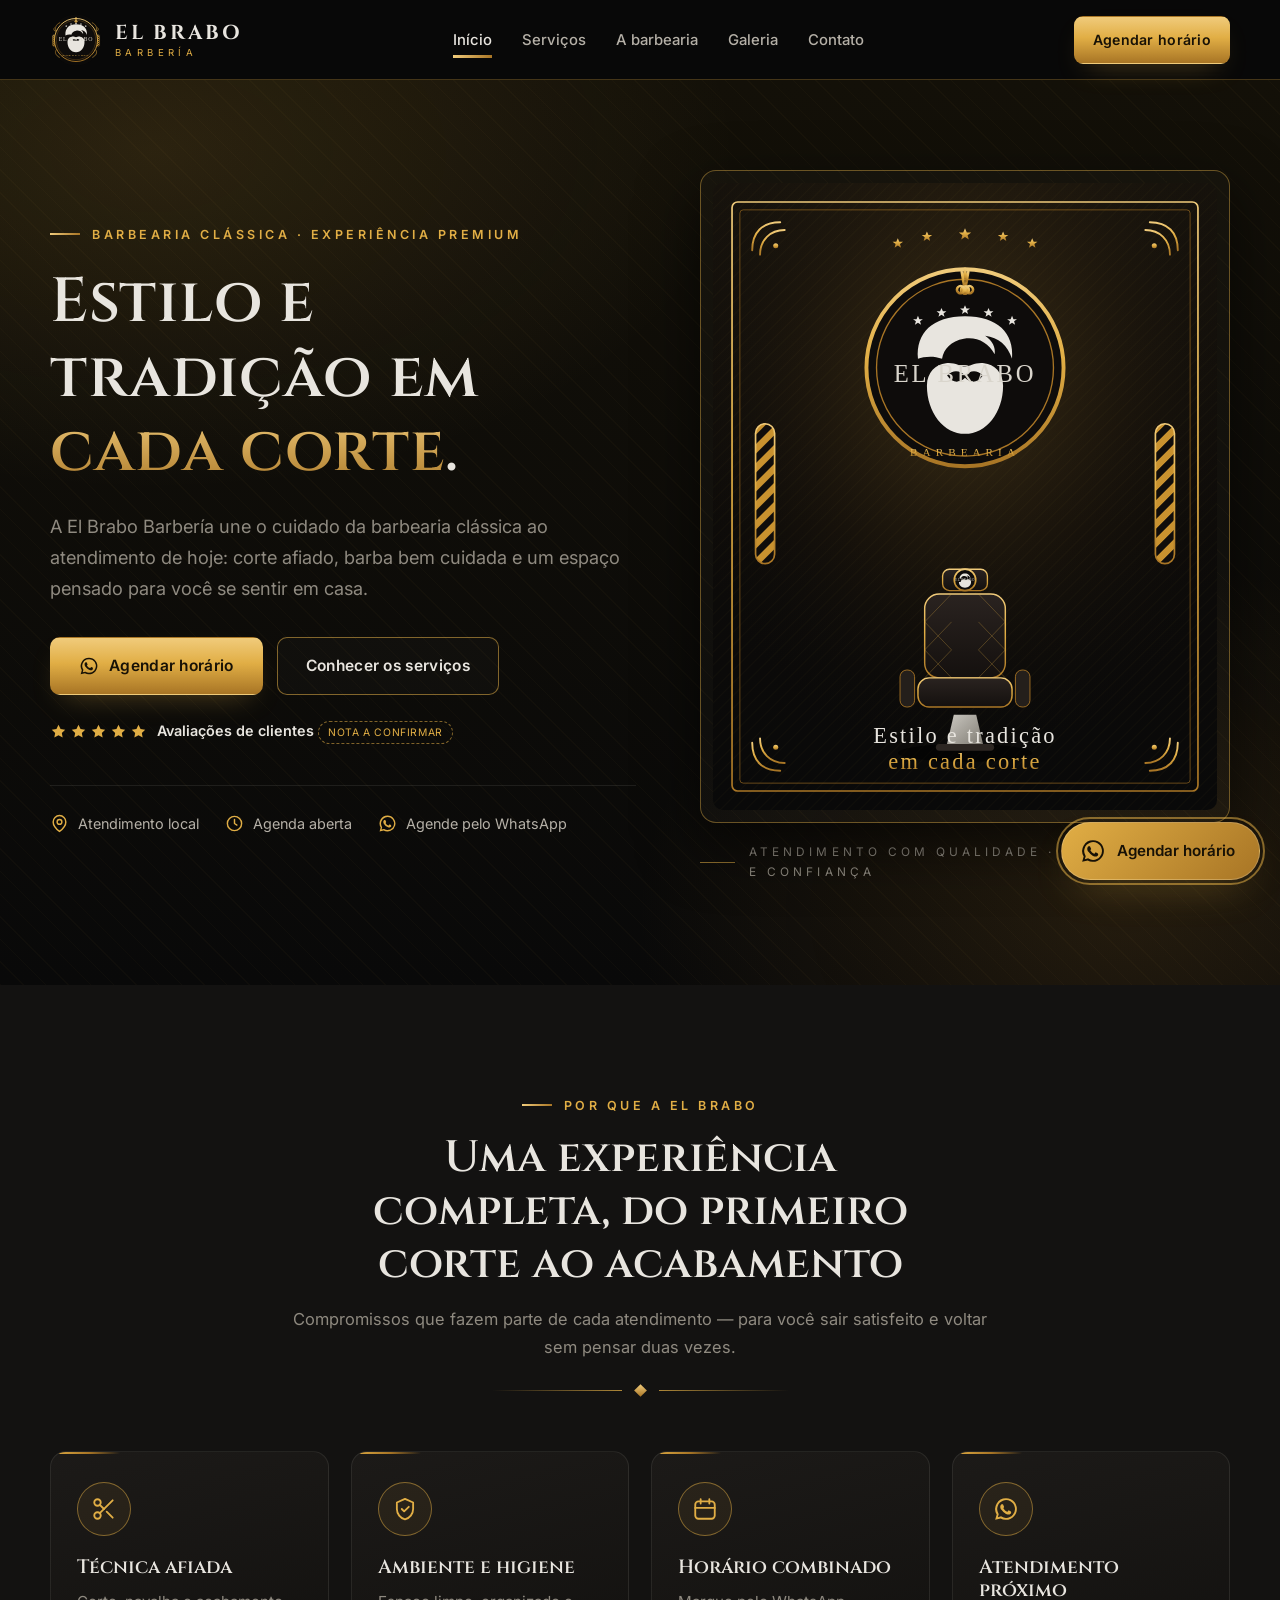
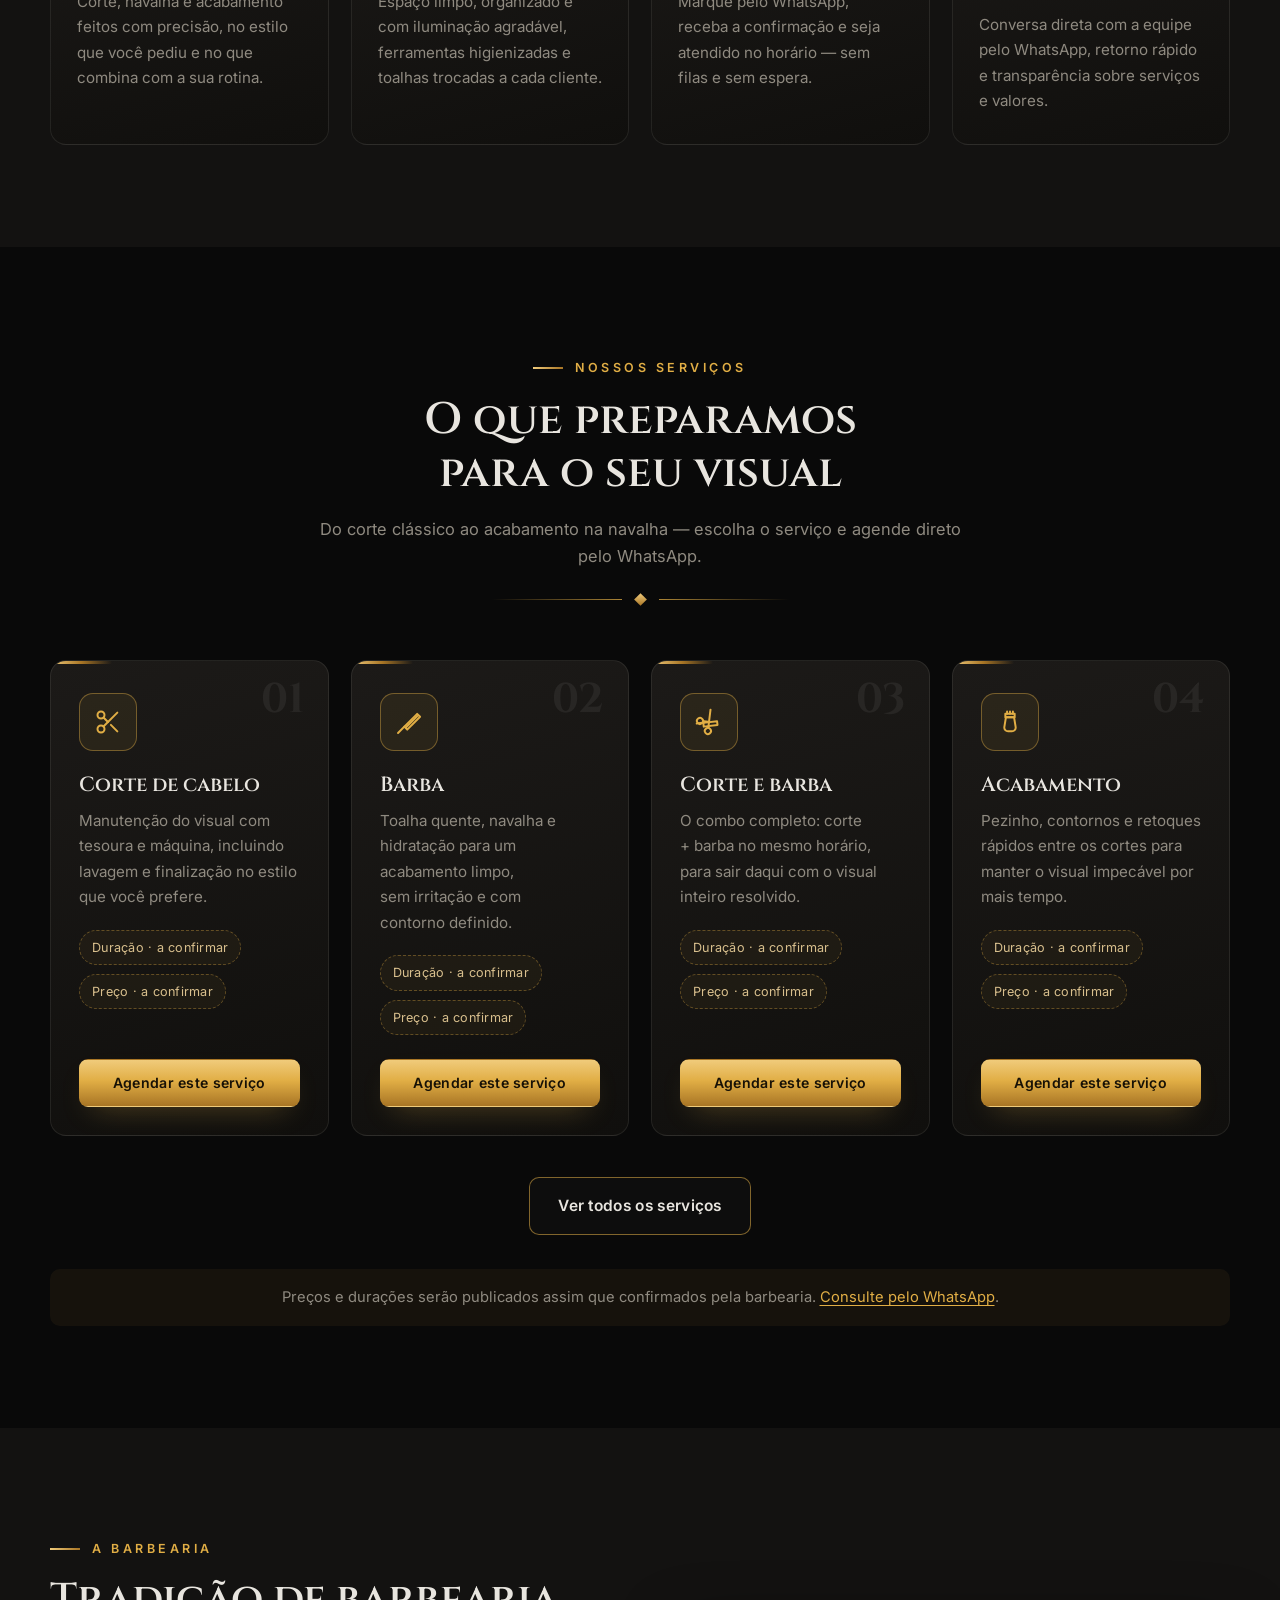
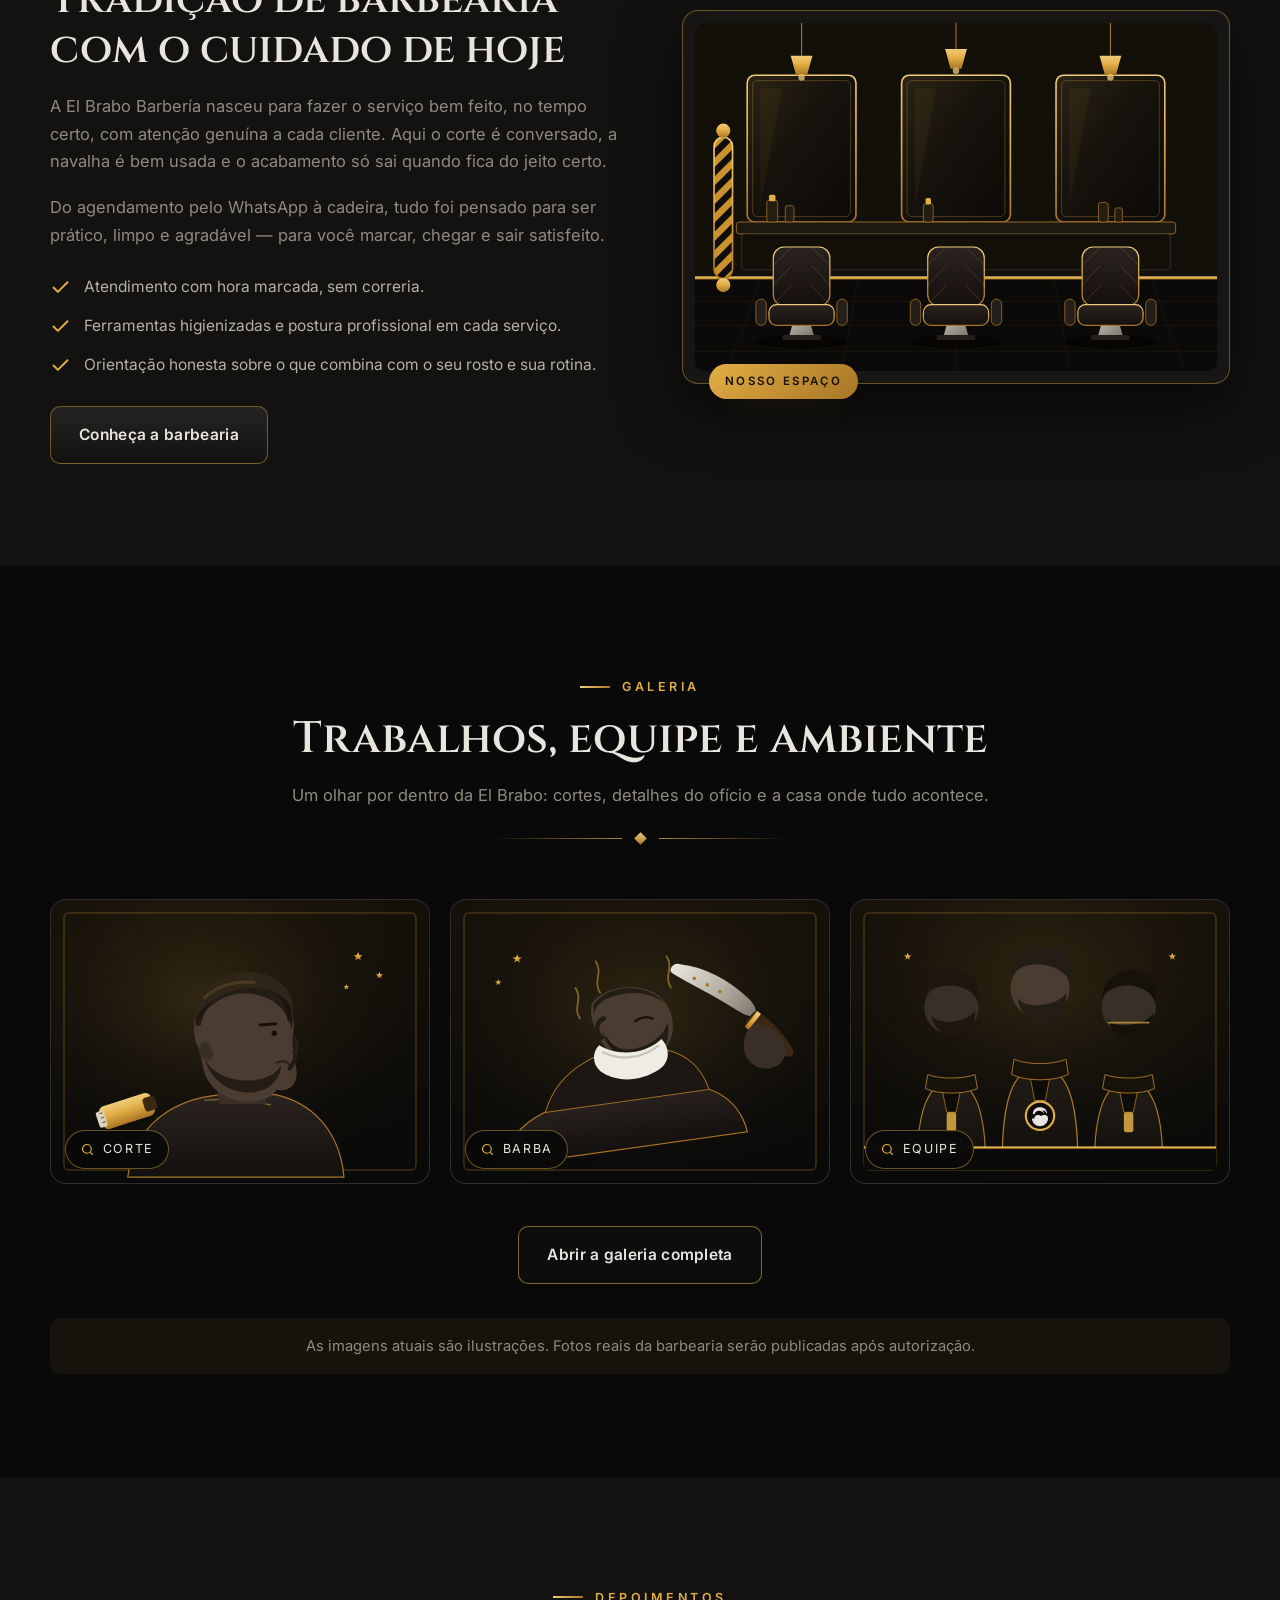
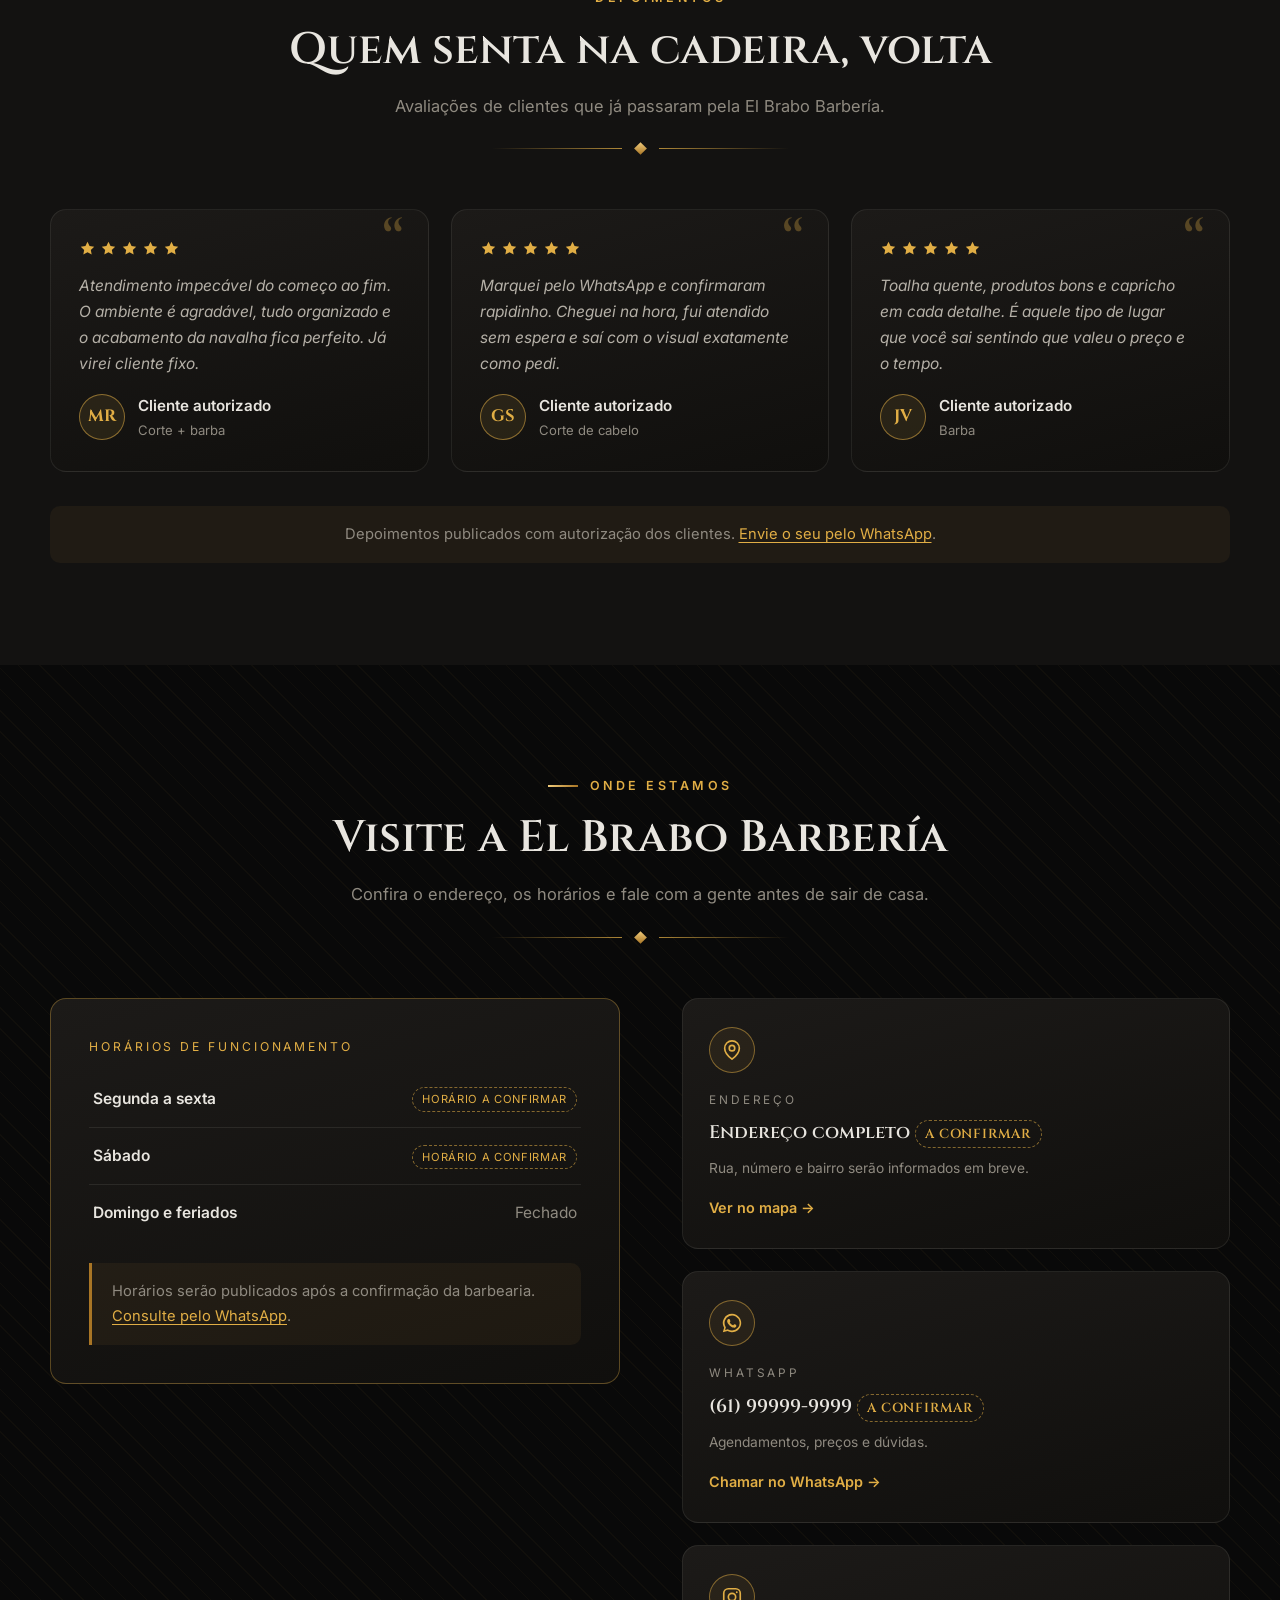
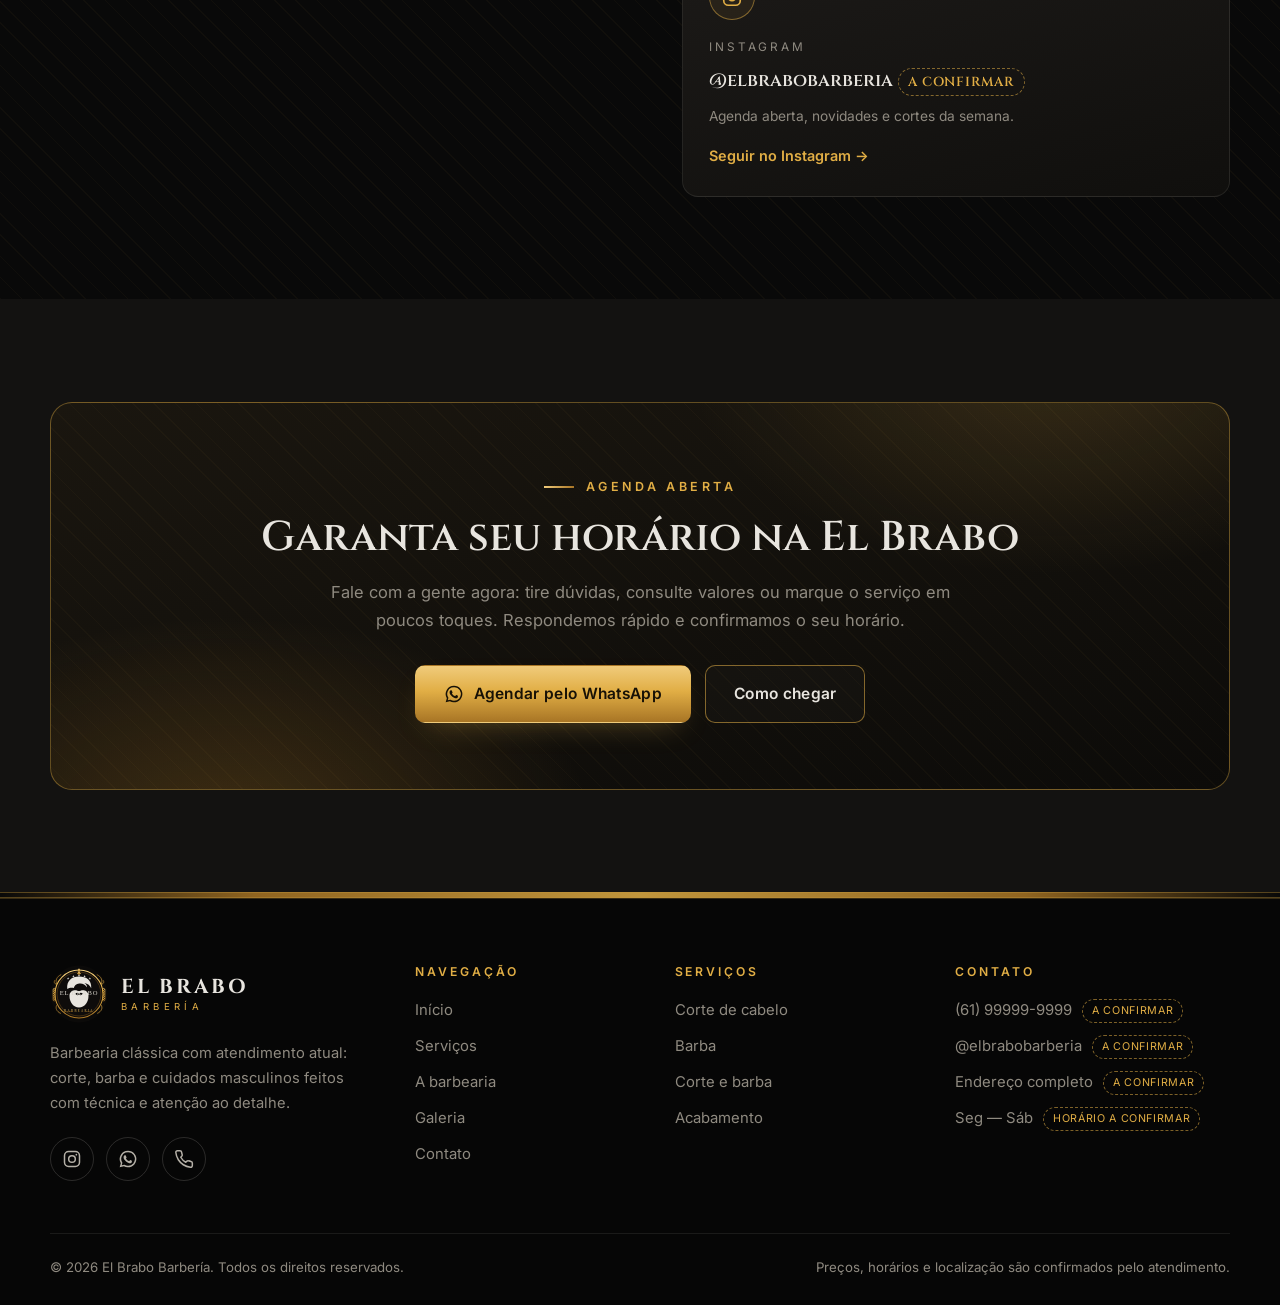
<file: index.html>
<!DOCTYPE html>
<html lang="pt-BR">
<head>
  <meta charset="UTF-8">
  <meta name="viewport" content="width=device-width, initial-scale=1.0">
  <title>El Brabo Barbería — Estilo e tradição em cada corte</title>
  <meta name="description" content="El Brabo Barbería: corte, barba e cuidados masculinos com técnica clássica e atendimento premium. Agende seu horário pelo WhatsApp.">
  <meta name="theme-color" content="#090909">
  <meta property="og:title" content="El Brabo Barbería — Estilo e tradição em cada corte">
  <meta property="og:description" content="Corte, barba e cuidados masculinos com técnica, tradição e atendimento pelo WhatsApp.">
  <meta property="og:type" content="website">
  <meta property="og:locale" content="pt_BR">
  <link rel="icon" type="image/svg+xml" href="img/favicon.svg">
  <link rel="preconnect" href="https://fonts.googleapis.com">
  <link rel="preconnect" href="https://fonts.gstatic.com" crossorigin>
  <link href="https://fonts.googleapis.com/css2?family=Cinzel:wght@500;600;700&family=Inter:wght@400;500;600;700&family=Italianno&display=swap" rel="stylesheet">
  <link rel="stylesheet" href="css/style.css">
  <script>document.documentElement.classList.add("js");</script>
</head>
<body>
  <a class="pular-conteudo" href="#conteudo">Pular para o conteúdo</a>

  <header class="site-header">
    <div class="container header-inner">
      <a class="marca" href="index.html">
        <img class="marca__emblema" src="img/emblema.svg" alt="El Brabo Barbería — brasão da marca" width="52" height="52">
        <span class="marca__lockup">
          <span class="marca__nome">EL BRABO</span>
          <span class="marca__sub">Barbería</span>
        </span>
      </a>

      <nav class="nav-principal" id="nav-principal" aria-label="Navegação principal">
        <a href="index.html" aria-current="page">Início</a>
        <a href="servicos.html">Serviços</a>
        <a href="sobre.html">A barbearia</a>
        <a href="galeria.html">Galeria</a>
        <a href="contato.html">Contato</a>
      </nav>

      <div class="header-acoes">
        <a class="btn btn--dourado btn--pequeno btn--cabecalho"
           data-zap="Olá! Vim pelo site da El Brabo Barbería e gostaria de agendar um horário."
           href="#">Agendar horário</a>
        <button class="btn-menu" id="btn-menu" aria-expanded="false" aria-controls="nav-principal" aria-label="Abrir menu">
          <span class="barras" aria-hidden="true"><i></i><i></i><i></i></span>
        </button>
      </div>
    </div>
  </header>

  <main id="conteudo">

    <!-- ===== Seção principal ===== -->
    <section class="hero">
      <div class="container hero__grade">
        <div class="hero__conteudo">
          <span class="acento">Barbearia clássica · Experiência premium</span>
          <h1>Estilo e tradição em <span class="texto-ouro">cada corte</span>.</h1>
          <p class="hero__sub">
            A El Brabo Barbería une o cuidado da barbearia clássica ao atendimento de hoje:
            corte afiado, barba bem cuidada e um espaço pensado para você se sentir em casa.
          </p>

          <div class="hero__acoes">
            <a class="btn btn--dourado"
               data-zap="Olá! Vim pelo site da El Brabo Barbería e gostaria de agendar um horário."
               href="#">
              <svg viewBox="0 0 24 24" fill="currentColor" aria-hidden="true"><path d="M12 2a10 10 0 0 0-8.6 15.1L2 22l5.1-1.3A10 10 0 1 0 12 2zm0 18.2a8.2 8.2 0 0 1-4.2-1.2l-.3-.2-3 .8.8-3-.2-.3A8.2 8.2 0 1 1 12 20.2zm4.6-6.1c-.3-.1-1.5-.7-1.7-.8-.2-.1-.4-.1-.6.1-.2.3-.6.8-.8 1-.1.2-.3.2-.5.1a6.7 6.7 0 0 1-3.3-2.9c-.2-.4 0-.5.1-.7l.4-.5c.1-.2.1-.3 0-.5l-.8-1.9c-.2-.5-.4-.4-.6-.4h-.5c-.2 0-.5.1-.7.3-.2.3-.9.9-.9 2.2s.9 2.5 1.1 2.7a11 11 0 0 0 4.2 3.7c.6.3 1 .4 1.4.5.6.2 1.1.2 1.5.1.5-.1 1.5-.6 1.7-1.2.2-.6.2-1.1.1-1.2l-.4-.4z"/></svg>
              Agendar horário
            </a>
            <a class="btn btn--contorno" href="servicos.html">Conhecer os serviços</a>
          </div>

          <div class="avaliacao">
            <span class="avaliacao__estrelas" aria-hidden="true">
              <svg viewBox="0 0 24 24" fill="currentColor"><path d="M12 2.5l2.9 6 6.6.9-4.8 4.6 1.2 6.5-5.9-3.1-5.9 3.1 1.2-6.5L2.5 9.4l6.6-.9z"/></svg>
              <svg viewBox="0 0 24 24" fill="currentColor"><path d="M12 2.5l2.9 6 6.6.9-4.8 4.6 1.2 6.5-5.9-3.1-5.9 3.1 1.2-6.5L2.5 9.4l6.6-.9z"/></svg>
              <svg viewBox="0 0 24 24" fill="currentColor"><path d="M12 2.5l2.9 6 6.6.9-4.8 4.6 1.2 6.5-5.9-3.1-5.9 3.1 1.2-6.5L2.5 9.4l6.6-.9z"/></svg>
              <svg viewBox="0 0 24 24" fill="currentColor"><path d="M12 2.5l2.9 6 6.6.9-4.8 4.6 1.2 6.5-5.9-3.1-5.9 3.1 1.2-6.5L2.5 9.4l6.6-.9z"/></svg>
              <svg viewBox="0 0 24 24" fill="currentColor"><path d="M12 2.5l2.9 6 6.6.9-4.8 4.6 1.2 6.5-5.9-3.1-5.9 3.1 1.2-6.5L2.5 9.4l6.6-.9z"/></svg>
            </span>
            <span><strong>Avaliações de clientes</strong> <span class="a-confirmar">nota a confirmar</span></span>
          </div>

          <ul class="hero__selos">
            <li>
              <svg viewBox="0 0 24 24" fill="none" stroke="currentColor" stroke-width="1.8" stroke-linecap="round" stroke-linejoin="round" aria-hidden="true"><path d="M20 10c0 6-8 12-8 12s-8-6-8-12a8 8 0 0 1 16 0z"/><circle cx="12" cy="10" r="3"/></svg>
              Atendimento local
            </li>
            <li>
              <svg viewBox="0 0 24 24" fill="none" stroke="currentColor" stroke-width="1.8" stroke-linecap="round" stroke-linejoin="round" aria-hidden="true"><circle cx="12" cy="12" r="9"/><path d="M12 7v5l3 2"/></svg>
              Agenda aberta
            </li>
            <li>
              <svg viewBox="0 0 24 24" fill="currentColor" aria-hidden="true"><path d="M12 2a10 10 0 0 0-8.6 15.1L2 22l5.1-1.3A10 10 0 1 0 12 2zm0 18.2a8.2 8.2 0 0 1-4.2-1.2l-.3-.2-3 .8.8-3-.2-.3A8.2 8.2 0 1 1 12 20.2zm4.6-6.1c-.3-.1-1.5-.7-1.7-.8-.2-.1-.4-.1-.6.1-.2.3-.6.8-.8 1-.1.2-.3.2-.5.1a6.7 6.7 0 0 1-3.3-2.9c-.2-.4 0-.5.1-.7l.4-.5c.1-.2.1-.3 0-.5l-.8-1.9c-.2-.5-.4-.4-.6-.4h-.5c-.2 0-.5.1-.7.3-.2.3-.9.9-.9 2.2s.9 2.5 1.1 2.7a11 11 0 0 0 4.2 3.7c.6.3 1 .4 1.4.5.6.2 1.1.2 1.5.1.5-.1 1.5-.6 1.7-1.2.2-.6.2-1.1.1-1.2l-.4-.4z"/></svg>
              Agende pelo WhatsApp
            </li>
          </ul>
        </div>

        <div class="hero__midia">
          <div class="hero__foto-moldura">
            <img src="img/hero-cartaz.svg" alt="Cartaz da El Brabo Barbería com brasão dourado, cinco estrelas e cadeira de barbeiro" width="900" height="1120">
          </div>
          <p class="hero__legenda">Atendimento com qualidade · Estilo e confiança</p>
        </div>
      </div>
    </section>

    <!-- ===== Destaques / benefícios ===== -->
    <section class="secao secao--grafite">
      <div class="container">
        <div class="cabecalho-secao cabecalho-secao--centro revelar">
          <span class="acento acento--centro">Por que a El Brabo</span>
          <h2>Uma experiência completa, do primeiro corte ao acabamento</h2>
          <p>Compromissos que fazem parte de cada atendimento — para você sair satisfeito e voltar sem pensar duas vezes.</p>
          <div class="ornamento" aria-hidden="true"><span></span></div>
        </div>

        <div class="grade-destaques">
          <article class="card-destaque revelar">
            <span class="card-destaque__icone" aria-hidden="true">
              <svg viewBox="0 0 24 24" fill="none" stroke="currentColor" stroke-width="1.7" stroke-linecap="round" stroke-linejoin="round"><circle cx="6" cy="6" r="3"/><circle cx="6" cy="18" r="3"/><path d="M20 4 8.12 15.88"/><path d="M14.47 14.48 20 20"/><path d="M8.12 8.12 12 12"/></svg>
            </span>
            <h3>Técnica afiada</h3>
            <p>Corte, navalha e acabamento feitos com precisão, no estilo que você pediu e no que combina com a sua rotina.</p>
          </article>

          <article class="card-destaque revelar">
            <span class="card-destaque__icone" aria-hidden="true">
              <svg viewBox="0 0 24 24" fill="none" stroke="currentColor" stroke-width="1.7" stroke-linecap="round" stroke-linejoin="round"><path d="M12 2.7 4.5 6v6c0 4.6 3.2 8.4 7.5 9.6 4.3-1.2 7.5-5 7.5-9.6V6z"/><path d="m9 12 2.2 2.2L15.5 10"/></svg>
            </span>
            <h3>Ambiente e higiene</h3>
            <p>Espaço limpo, organizado e com iluminação agradável, ferramentas higienizadas e toalhas trocadas a cada cliente.</p>
          </article>

          <article class="card-destaque revelar">
            <span class="card-destaque__icone" aria-hidden="true">
              <svg viewBox="0 0 24 24" fill="none" stroke="currentColor" stroke-width="1.7" stroke-linecap="round" stroke-linejoin="round"><rect x="3" y="5" width="18" height="16" rx="3"/><path d="M8 3v4M16 3v4M3 11h18"/></svg>
            </span>
            <h3>Horário combinado</h3>
            <p>Marque pelo WhatsApp, receba a confirmação e seja atendido no horário — sem filas e sem espera.</p>
          </article>

          <article class="card-destaque revelar">
            <span class="card-destaque__icone" aria-hidden="true">
              <svg viewBox="0 0 24 24" fill="currentColor" aria-hidden="true"><path d="M12 2a10 10 0 0 0-8.6 15.1L2 22l5.1-1.3A10 10 0 1 0 12 2zm0 18.2a8.2 8.2 0 0 1-4.2-1.2l-.3-.2-3 .8.8-3-.2-.3A8.2 8.2 0 1 1 12 20.2zm4.6-6.1c-.3-.1-1.5-.7-1.7-.8-.2-.1-.4-.1-.6.1-.2.3-.6.8-.8 1-.1.2-.3.2-.5.1a6.7 6.7 0 0 1-3.3-2.9c-.2-.4 0-.5.1-.7l.4-.5c.1-.2.1-.3 0-.5l-.8-1.9c-.2-.5-.4-.4-.6-.4h-.5c-.2 0-.5.1-.7.3-.2.3-.9.9-.9 2.2s.9 2.5 1.1 2.7a11 11 0 0 0 4.2 3.7c.6.3 1 .4 1.4.5.6.2 1.1.2 1.5.1.5-.1 1.5-.6 1.7-1.2.2-.6.2-1.1.1-1.2l-.4-.4z"/></svg>
            </span>
            <h3>Atendimento próximo</h3>
            <p>Conversa direta com a equipe pelo WhatsApp, retorno rápido e transparência sobre serviços e valores.</p>
          </article>
        </div>
      </div>
    </section>

    <!-- ===== Serviços em destaque ===== -->
    <section class="secao secao--preto" id="servicos">
      <div class="container">
        <div class="cabecalho-secao cabecalho-secao--centro revelar">
          <span class="acento acento--centro">Nossos serviços</span>
          <h2>O que preparamos para o seu visual</h2>
          <p>Do corte clássico ao acabamento na navalha — escolha o serviço e agende direto pelo WhatsApp.</p>
          <div class="ornamento" aria-hidden="true"><span></span></div>
        </div>

        <div class="grade-servicos">
          <article class="card-servico revelar">
            <span class="card-servico__num" aria-hidden="true">01</span>
            <span class="card-servico__icone" aria-hidden="true">
              <svg viewBox="0 0 24 24" fill="none" stroke="currentColor" stroke-width="1.7" stroke-linecap="round" stroke-linejoin="round"><circle cx="6" cy="6" r="3"/><circle cx="6" cy="18" r="3"/><path d="M20 4 8.12 15.88"/><path d="M14.47 14.48 20 20"/><path d="M8.12 8.12 12 12"/></svg>
            </span>
            <h3>Corte de cabelo</h3>
            <p>Manutenção do visual com tesoura e máquina, incluindo lavagem e finalização no estilo que você prefere.</p>
            <div class="card-servico__meta">
              <span class="chip chip--pendente">Duração · a confirmar</span>
              <span class="chip chip--pendente">Preço · a confirmar</span>
            </div>
            <div class="card-servico__acoes">
              <a class="btn btn--dourado btn--pequeno btn--bloco"
                 data-zap="Olá! Vim pelo site da El Brabo Barbería e gostaria de agendar um Corte de cabelo. Quais horários estão disponíveis?"
                 href="#">Agendar este serviço</a>
            </div>
          </article>

          <article class="card-servico revelar">
            <span class="card-servico__num" aria-hidden="true">02</span>
            <span class="card-servico__icone" aria-hidden="true">
              <svg viewBox="0 0 24 24" fill="none" stroke="currentColor" stroke-width="1.7" stroke-linecap="round" stroke-linejoin="round"><path d="M2.6 21.4 8 16"/><path d="M8 16 19 5l2.5 2.5L10.5 18.5z"/><path d="m9.7 16.3 9.4-9.4"/></svg>
            </span>
            <h3>Barba</h3>
            <p>Toalha quente, navalha e hidratação para um acabamento limpo, sem irritação e com contorno definido.</p>
            <div class="card-servico__meta">
              <span class="chip chip--pendente">Duração · a confirmar</span>
              <span class="chip chip--pendente">Preço · a confirmar</span>
            </div>
            <div class="card-servico__acoes">
              <a class="btn btn--dourado btn--pequeno btn--bloco"
                 data-zap="Olá! Vim pelo site da El Brabo Barbería e gostaria de agendar uma Barba. Quais horários estão disponíveis?"
                 href="#">Agendar este serviço</a>
            </div>
          </article>

          <article class="card-servico revelar">
            <span class="card-servico__num" aria-hidden="true">03</span>
            <span class="card-servico__icone" aria-hidden="true">
              <svg viewBox="0 0 24 24" fill="none" stroke="currentColor" stroke-width="1.7" stroke-linecap="round" stroke-linejoin="round"><g transform="rotate(-38 12 12)"><circle cx="6.5" cy="6.5" r="2.6"/><circle cx="6.5" cy="17.5" r="2.6"/><path d="M19.5 4.5 8.6 15.4"/><path d="m8.9 8.7 2.7 2.7"/></g><g transform="rotate(38 12 12)"><path d="M4.5 19.5 9 15"/><path d="M8.6 15.6 17 7.2l2.3 2.3-8.4 8.4z"/></g></svg>
            </span>
            <h3>Corte e barba</h3>
            <p>O combo completo: corte + barba no mesmo horário, para sair daqui com o visual inteiro resolvido.</p>
            <div class="card-servico__meta">
              <span class="chip chip--pendente">Duração · a confirmar</span>
              <span class="chip chip--pendente">Preço · a confirmar</span>
            </div>
            <div class="card-servico__acoes">
              <a class="btn btn--dourado btn--pequeno btn--bloco"
                 data-zap="Olá! Vim pelo site da El Brabo Barbería e gostaria de agendar Corte e barba. Quais horários estão disponíveis?"
                 href="#">Agendar este serviço</a>
            </div>
          </article>

          <article class="card-servico revelar">
            <span class="card-servico__num" aria-hidden="true">04</span>
            <span class="card-servico__icone" aria-hidden="true">
              <svg viewBox="0 0 24 24" fill="none" stroke="currentColor" stroke-width="1.7" stroke-linecap="round" stroke-linejoin="round"><path d="M8 5h8v3H8z"/><path d="M9.5 5V3M12 5V3M14.5 5V3"/><path d="M8.5 8h7l1.4 8.6A3.2 3.2 0 0 1 13.7 20h-3.4a3.2 3.2 0 0 1-3.2-3.4z"/></svg>
            </span>
            <h3>Acabamento</h3>
            <p>Pezinho, contornos e retoques rápidos entre os cortes para manter o visual impecável por mais tempo.</p>
            <div class="card-servico__meta">
              <span class="chip chip--pendente">Duração · a confirmar</span>
              <span class="chip chip--pendente">Preço · a confirmar</span>
            </div>
            <div class="card-servico__acoes">
              <a class="btn btn--dourado btn--pequeno btn--bloco"
                 data-zap="Olá! Vim pelo site da El Brabo Barbería e gostaria de agendar um Acabamento. Quais horários estão disponíveis?"
                 href="#">Agendar este serviço</a>
            </div>
          </article>
        </div>

        <p style="text-align:center; margin-top:2.6rem;" class="revelar">
          <a class="btn btn--contorno" href="servicos.html">Ver todos os serviços</a>
        </p>

        <div class="nota-legal nota-legal--centro revelar">
          Preços e durações serão publicados assim que confirmados pela barbearia.
          <a data-zap="Olá! Vim pelo site da El Brabo Barbería e gostaria de consultar preços dos serviços." href="#">Consulte pelo WhatsApp</a>.
        </div>
      </div>
    </section>

    <!-- ===== Apresentação breve ===== -->
    <section class="secao secao--grafite">
      <div class="container grade-meio">
        <div class="conteudo-meio revelar">
          <span class="acento">A barbearia</span>
          <h2>Tradição de barbearia com o cuidado de hoje</h2>
          <p>
            A El Brabo Barbería nasceu para fazer o serviço bem feito, no tempo certo, com
            atenção genuína a cada cliente. Aqui o corte é conversado, a navalha é bem usada e
            o acabamento só sai quando fica do jeito certo.
          </p>
          <p>
            Do agendamento pelo WhatsApp à cadeira, tudo foi pensado para ser prático, limpo e
            agradável — para você marcar, chegar e sair satisfeito.
          </p>

          <ul class="lista-marcada">
            <li>
              <svg viewBox="0 0 24 24" fill="none" stroke="currentColor" stroke-width="2.2" stroke-linecap="round" stroke-linejoin="round" aria-hidden="true"><path d="M20 6 9 17l-5-5"/></svg>
              Atendimento com hora marcada, sem correria.
            </li>
            <li>
              <svg viewBox="0 0 24 24" fill="none" stroke="currentColor" stroke-width="2.2" stroke-linecap="round" stroke-linejoin="round" aria-hidden="true"><path d="M20 6 9 17l-5-5"/></svg>
              Ferramentas higienizadas e postura profissional em cada serviço.
            </li>
            <li>
              <svg viewBox="0 0 24 24" fill="none" stroke="currentColor" stroke-width="2.2" stroke-linecap="round" stroke-linejoin="round" aria-hidden="true"><path d="M20 6 9 17l-5-5"/></svg>
              Orientação honesta sobre o que combina com o seu rosto e sua rotina.
            </li>
          </ul>

          <p style="margin-top:28px;">
            <a class="btn btn--escuro" href="sobre.html">Conheça a barbearia</a>
          </p>
        </div>

        <div class="moldura-ouro revelar">
          <img src="img/espaco.svg" alt="Ilustração do interior da El Brabo Barbería com cadeiras, espelhos e poste de barbeiro" width="960" height="640" loading="lazy">
          <span class="moldura-ouro__etiqueta">Nosso espaço</span>
        </div>
      </div>
    </section>

    <!-- ===== Galeria (prévia) ===== -->
    <section class="secao secao--preto">
      <div class="container">
        <div class="cabecalho-secao cabecalho-secao--centro revelar">
          <span class="acento acento--centro">Galeria</span>
          <h2>Trabalhos, equipe e ambiente</h2>
          <p>Um olhar por dentro da El Brabo: cortes, detalhes do ofício e a casa onde tudo acontece.</p>
          <div class="ornamento" aria-hidden="true"><span></span></div>
        </div>

        <div class="grade-galeria">
          <a class="item-galeria revelar" href="galeria.html" data-legenda="Corte degradê com contorno">
            <img src="img/galeria-corte.svg" alt="Ilustração de perfil masculino com corte degradê" width="640" height="480" loading="lazy">
            <span class="item-galeria__etiqueta">
              <svg viewBox="0 0 24 24" fill="none" stroke="currentColor" stroke-width="1.8" stroke-linecap="round" stroke-linejoin="round" aria-hidden="true"><circle cx="11" cy="11" r="7"/><path d="m20 20-3.5-3.5"/></svg>
              Corte
            </span>
          </a>
          <a class="item-galeria revelar" href="galeria.html" data-legenda="Barba na navalha com toalha quente">
            <img src="img/galeria-barba.svg" alt="Ilustração de barba finalizada na navalha com toalha quente" width="640" height="480" loading="lazy">
            <span class="item-galeria__etiqueta">
              <svg viewBox="0 0 24 24" fill="none" stroke="currentColor" stroke-width="1.8" stroke-linecap="round" stroke-linejoin="round" aria-hidden="true"><circle cx="11" cy="11" r="7"/><path d="m20 20-3.5-3.5"/></svg>
              Barba
            </span>
          </a>
          <a class="item-galeria revelar" href="galeria.html" data-legenda="A equipe da El Brabo">
            <img src="img/galeria-equipe.svg" alt="Ilustração da equipe da El Brabo Barbería" width="640" height="480" loading="lazy">
            <span class="item-galeria__etiqueta">
              <svg viewBox="0 0 24 24" fill="none" stroke="currentColor" stroke-width="1.8" stroke-linecap="round" stroke-linejoin="round" aria-hidden="true"><circle cx="11" cy="11" r="7"/><path d="m20 20-3.5-3.5"/></svg>
              Equipe
            </span>
          </a>
        </div>

        <p style="text-align:center; margin-top:2.6rem;" class="revelar">
          <a class="btn btn--contorno" href="galeria.html">Abrir a galeria completa</a>
        </p>

        <div class="nota-legal nota-legal--centro revelar">
          As imagens atuais são ilustrações. Fotos reais da barbearia serão publicadas após autorização.
        </div>
      </div>
    </section>

    <!-- ===== Depoimentos ===== -->
    <section class="secao secao--grafite">
      <div class="container">
        <div class="cabecalho-secao cabecalho-secao--centro revelar">
          <span class="acento acento--centro">Depoimentos</span>
          <h2>Quem senta na cadeira, volta</h2>
          <p>Avaliações de clientes que já passaram pela El Brabo Barbería.</p>
          <div class="ornamento" aria-hidden="true"><span></span></div>
        </div>

        <div class="grade-depoimentos" id="grade-depoimentos"></div>

        <div class="nota-legal nota-legal--centro revelar">
          Depoimentos publicados com autorização dos clientes.
          <a data-zap="Olá! Vim pelo site da El Brabo Barbería e quero deixar um depoimento." href="#">Envie o seu pelo WhatsApp</a>.
        </div>
      </div>
    </section>

    <!-- ===== Localização e horários ===== -->
    <section class="secao secao--preto secao--listrado" id="localizacao">
      <div class="container">
        <div class="cabecalho-secao cabecalho-secao--centro revelar">
          <span class="acento acento--centro">Onde estamos</span>
          <h2>Visite a El Brabo Barbería</h2>
          <p>Confira o endereço, os horários e fale com a gente antes de sair de casa.</p>
          <div class="ornamento" aria-hidden="true"><span></span></div>
        </div>

        <div class="grade-meio" style="align-items:start;">
          <div class="painel-horarios revelar">
            <table class="tabela-horarios">
              <caption>Horários de funcionamento</caption>
              <tbody>
                <tr><th scope="row">Segunda a sexta</th><td><span class="a-confirmar">horário a confirmar</span></td></tr>
                <tr><th scope="row">Sábado</th><td><span class="a-confirmar">horário a confirmar</span></td></tr>
                <tr><th scope="row">Domingo e feriados</th><td class="fechado">Fechado</td></tr>
              </tbody>
            </table>
            <p class="nota-legal" style="margin-top:22px;">
              Horários serão publicados após a confirmação da barbearia.
              <a data-zap="Olá! Vim pelo site da El Brabo Barbería e gostaria de confirmar os horários de funcionamento." href="#">Consulte pelo WhatsApp</a>.
            </p>
          </div>

          <div class="grade-contato" style="grid-template-columns:1fr;">
            <article class="card-contato revelar">
              <span class="card-contato__icone" aria-hidden="true">
                <svg viewBox="0 0 24 24" fill="none" stroke="currentColor" stroke-width="1.8" stroke-linecap="round" stroke-linejoin="round"><path d="M20 10c0 6-8 12-8 12s-8-6-8-12a8 8 0 0 1 16 0z"/><circle cx="12" cy="10" r="3"/></svg>
              </span>
              <span class="card-contato__rotulo">Endereço</span>
              <span class="card-contato__valor">Endereço completo <span class="a-confirmar">a confirmar</span></span>
              <span class="card-contato__nota">Rua, número e bairro serão informados em breve.</span>
              <a class="card-contato__link" href="contato.html#mapa">Ver no mapa →</a>
            </article>

            <article class="card-contato revelar">
              <span class="card-contato__icone" aria-hidden="true">
                <svg viewBox="0 0 24 24" fill="currentColor" aria-hidden="true"><path d="M12 2a10 10 0 0 0-8.6 15.1L2 22l5.1-1.3A10 10 0 1 0 12 2zm0 18.2a8.2 8.2 0 0 1-4.2-1.2l-.3-.2-3 .8.8-3-.2-.3A8.2 8.2 0 1 1 12 20.2zm4.6-6.1c-.3-.1-1.5-.7-1.7-.8-.2-.1-.4-.1-.6.1-.2.3-.6.8-.8 1-.1.2-.3.2-.5.1a6.7 6.7 0 0 1-3.3-2.9c-.2-.4 0-.5.1-.7l.4-.5c.1-.2.1-.3 0-.5l-.8-1.9c-.2-.5-.4-.4-.6-.4h-.5c-.2 0-.5.1-.7.3-.2.3-.9.9-.9 2.2s.9 2.5 1.1 2.7a11 11 0 0 0 4.2 3.7c.6.3 1 .4 1.4.5.6.2 1.1.2 1.5.1.5-.1 1.5-.6 1.7-1.2.2-.6.2-1.1.1-1.2l-.4-.4z"/></svg>
              </span>
              <span class="card-contato__rotulo">WhatsApp</span>
              <span class="card-contato__valor">(61) 99999-9999 <span class="a-confirmar">a confirmar</span></span>
              <span class="card-contato__nota">Agendamentos, preços e dúvidas.</span>
              <a class="card-contato__link"
                 data-zap="Olá! Vim pelo site da El Brabo Barbería e gostaria de mais informações." href="#">Chamar no WhatsApp →</a>
            </article>

            <article class="card-contato revelar">
              <span class="card-contato__icone" aria-hidden="true">
                <svg viewBox="0 0 24 24" fill="none" stroke="currentColor" stroke-width="1.8" stroke-linecap="round" stroke-linejoin="round"><rect x="3" y="3" width="18" height="18" rx="5"/><circle cx="12" cy="12" r="4"/><circle cx="17.2" cy="6.8" r="1" fill="currentColor" stroke="none"/></svg>
              </span>
              <span class="card-contato__rotulo">Instagram</span>
              <span class="card-contato__valor">@elbrabobarberia <span class="a-confirmar">a confirmar</span></span>
              <span class="card-contato__nota">Agenda aberta, novidades e cortes da semana.</span>
              <a class="card-contato__link" href="https://instagram.com/elbrabobarberia" target="_blank" rel="noopener">Seguir no Instagram →</a>
            </article>
          </div>
        </div>
      </div>
    </section>

    <!-- ===== Chamada final ===== -->
    <section class="secao secao--grafite">
      <div class="container">
        <div class="painel-cta revelar">
          <span class="acento acento--centro">Agenda aberta</span>
          <h2>Garanta seu horário na El Brabo</h2>
          <p>
            Fale com a gente agora: tire dúvidas, consulte valores ou marque o serviço em poucos toques.
            Respondemos rápido e confirmamos o seu horário.
          </p>
          <div class="painel-cta__acoes">
            <a class="btn btn--dourado"
               data-zap="Olá! Vim pelo site da El Brabo Barbería e gostaria de agendar um horário."
               href="#">
              <svg viewBox="0 0 24 24" fill="currentColor" aria-hidden="true"><path d="M12 2a10 10 0 0 0-8.6 15.1L2 22l5.1-1.3A10 10 0 1 0 12 2zm0 18.2a8.2 8.2 0 0 1-4.2-1.2l-.3-.2-3 .8.8-3-.2-.3A8.2 8.2 0 1 1 12 20.2zm4.6-6.1c-.3-.1-1.5-.7-1.7-.8-.2-.1-.4-.1-.6.1-.2.3-.6.8-.8 1-.1.2-.3.2-.5.1a6.7 6.7 0 0 1-3.3-2.9c-.2-.4 0-.5.1-.7l.4-.5c.1-.2.1-.3 0-.5l-.8-1.9c-.2-.5-.4-.4-.6-.4h-.5c-.2 0-.5.1-.7.3-.2.3-.9.9-.9 2.2s.9 2.5 1.1 2.7a11 11 0 0 0 4.2 3.7c.6.3 1 .4 1.4.5.6.2 1.1.2 1.5.1.5-.1 1.5-.6 1.7-1.2.2-.6.2-1.1.1-1.2l-.4-.4z"/></svg>
              Agendar pelo WhatsApp
            </a>
            <a class="btn btn--contorno" href="contato.html">Como chegar</a>
          </div>
        </div>
      </div>
    </section>
  </main>

  <div class="divisor-ouro" aria-hidden="true"></div>

  <footer class="site-footer">
    <div class="container">
      <div class="footer-grade">
        <div>
          <div class="footer-marca">
            <img src="img/emblema.svg" alt="El Brabo Barbería" width="58" height="58">
            <span class="marca__lockup">
              <span class="marca__nome">EL BRABO</span>
              <span class="marca__sub">Barbería</span>
            </span>
          </div>
          <p>Barbearia clássica com atendimento atual: corte, barba e cuidados masculinos feitos com técnica e atenção ao detalhe.</p>
          <div class="redes">
            <a href="https://instagram.com/elbrabobarberia" target="_blank" rel="noopener" aria-label="Instagram da El Brabo Barbería">
              <svg viewBox="0 0 24 24" fill="none" stroke="currentColor" stroke-width="1.8" aria-hidden="true"><rect x="3" y="3" width="18" height="18" rx="5"/><circle cx="12" cy="12" r="4"/><circle cx="17.2" cy="6.8" r="1" fill="currentColor" stroke="none"/></svg>
            </a>
            <a data-zap="Olá! Vim pelo site da El Brabo Barbería." href="#" aria-label="Falar no WhatsApp com a El Brabo Barbería">
              <svg viewBox="0 0 24 24" fill="currentColor" aria-hidden="true"><path d="M12 2a10 10 0 0 0-8.6 15.1L2 22l5.1-1.3A10 10 0 1 0 12 2zm0 18.2a8.2 8.2 0 0 1-4.2-1.2l-.3-.2-3 .8.8-3-.2-.3A8.2 8.2 0 1 1 12 20.2zm4.6-6.1c-.3-.1-1.5-.7-1.7-.8-.2-.1-.4-.1-.6.1-.2.3-.6.8-.8 1-.1.2-.3.2-.5.1a6.7 6.7 0 0 1-3.3-2.9c-.2-.4 0-.5.1-.7l.4-.5c.1-.2.1-.3 0-.5l-.8-1.9c-.2-.5-.4-.4-.6-.4h-.5c-.2 0-.5.1-.7.3-.2.3-.9.9-.9 2.2s.9 2.5 1.1 2.7a11 11 0 0 0 4.2 3.7c.6.3 1 .4 1.4.5.6.2 1.1.2 1.5.1.5-.1 1.5-.6 1.7-1.2.2-.6.2-1.1.1-1.2l-.4-.4z"/></svg>
            </a>
            <a href="tel:+556199999999" aria-label="Ligar para a El Brabo Barbería">
              <svg viewBox="0 0 24 24" fill="none" stroke="currentColor" stroke-width="1.8" stroke-linecap="round" stroke-linejoin="round" aria-hidden="true"><path d="M22 16.9v3a2 2 0 0 1-2.2 2 19.8 19.8 0 0 1-8.6-3 19.5 19.5 0 0 1-6-6 19.8 19.8 0 0 1-3-8.7A2 2 0 0 1 4.1 2h3a2 2 0 0 1 2 1.7c.1 1 .4 1.9.7 2.8a2 2 0 0 1-.5 2.1L8.1 9.9a16 16 0 0 0 6 6l1.3-1.3a2 2 0 0 1 2.1-.4c.9.3 1.8.6 2.8.7a2 2 0 0 1 1.7 2z"/></svg>
            </a>
          </div>
        </div>

        <div>
          <h2>Navegação</h2>
          <ul>
            <li><a href="index.html">Início</a></li>
            <li><a href="servicos.html">Serviços</a></li>
            <li><a href="sobre.html">A barbearia</a></li>
            <li><a href="galeria.html">Galeria</a></li>
            <li><a href="contato.html">Contato</a></li>
          </ul>
        </div>

        <div>
          <h2>Serviços</h2>
          <ul>
            <li><a href="servicos.html#corte">Corte de cabelo</a></li>
            <li><a href="servicos.html#barba">Barba</a></li>
            <li><a href="servicos.html#corte-barba">Corte e barba</a></li>
            <li><a href="servicos.html#acabamento">Acabamento</a></li>
          </ul>
        </div>

        <div>
          <h2>Contato</h2>
          <ul>
            <li><a href="tel:+556199999999">(61) 99999-9999</a> <span class="a-confirmar">a confirmar</span></li>
            <li><a href="https://instagram.com/elbrabobarberia" target="_blank" rel="noopener">@elbrabobarberia</a> <span class="a-confirmar">a confirmar</span></li>
            <li>Endereço completo <span class="a-confirmar">a confirmar</span></li>
            <li>Seg — Sáb <span class="a-confirmar">horário a confirmar</span></li>
          </ul>
        </div>
      </div>

      <div class="footer-obs">
        <span>© <span id="ano">2026</span> El Brabo Barbería. Todos os direitos reservados.</span>
        <span>Preços, horários e localização são confirmados pelo atendimento.</span>
      </div>
    </div>
  </footer>

  <a class="zap-flutuante" data-zap="Olá! Vim pelo site da El Brabo Barbería e gostaria de agendar um horário."
     href="#" aria-label="Agendar horário pelo WhatsApp da El Brabo Barbería">
    <svg viewBox="0 0 24 24" fill="currentColor" aria-hidden="true"><path d="M12 2a10 10 0 0 0-8.6 15.1L2 22l5.1-1.3A10 10 0 1 0 12 2zm0 18.2a8.2 8.2 0 0 1-4.2-1.2l-.3-.2-3 .8.8-3-.2-.3A8.2 8.2 0 1 1 12 20.2zm4.6-6.1c-.3-.1-1.5-.7-1.7-.8-.2-.1-.4-.1-.6.1-.2.3-.6.8-.8 1-.1.2-.3.2-.5.1a6.7 6.7 0 0 1-3.3-2.9c-.2-.4 0-.5.1-.7l.4-.5c.1-.2.1-.3 0-.5l-.8-1.9c-.2-.5-.4-.4-.6-.4h-.5c-.2 0-.5.1-.7.3-.2.3-.9.9-.9 2.2s.9 2.5 1.1 2.7a11 11 0 0 0 4.2 3.7c.6.3 1 .4 1.4.5.6.2 1.1.2 1.5.1.5-.1 1.5-.6 1.7-1.2.2-.6.2-1.1.1-1.2l-.4-.4z"/></svg>
    <span>Agendar horário</span>
  </a>

  <script src="js/depoimentos.js"></script>
  <script src="js/main.js"></script>
</body>
</html>
</file>
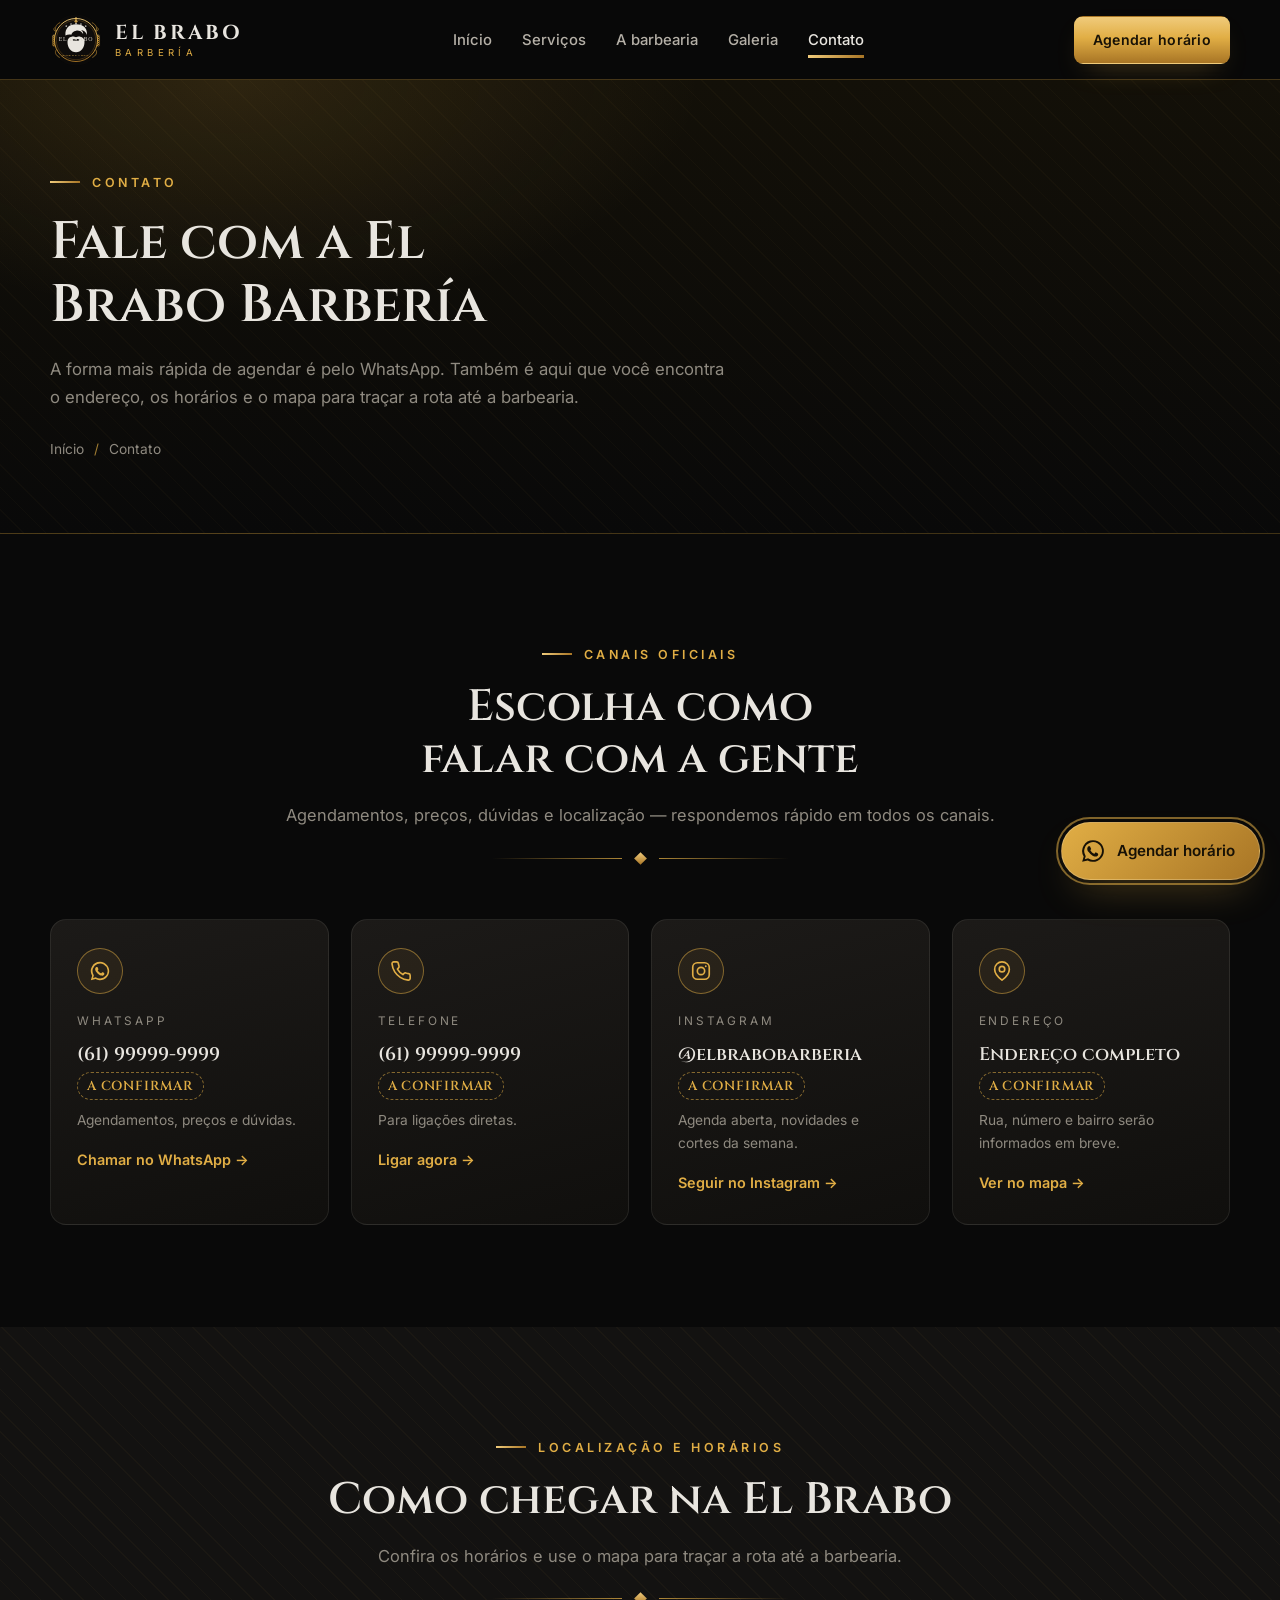
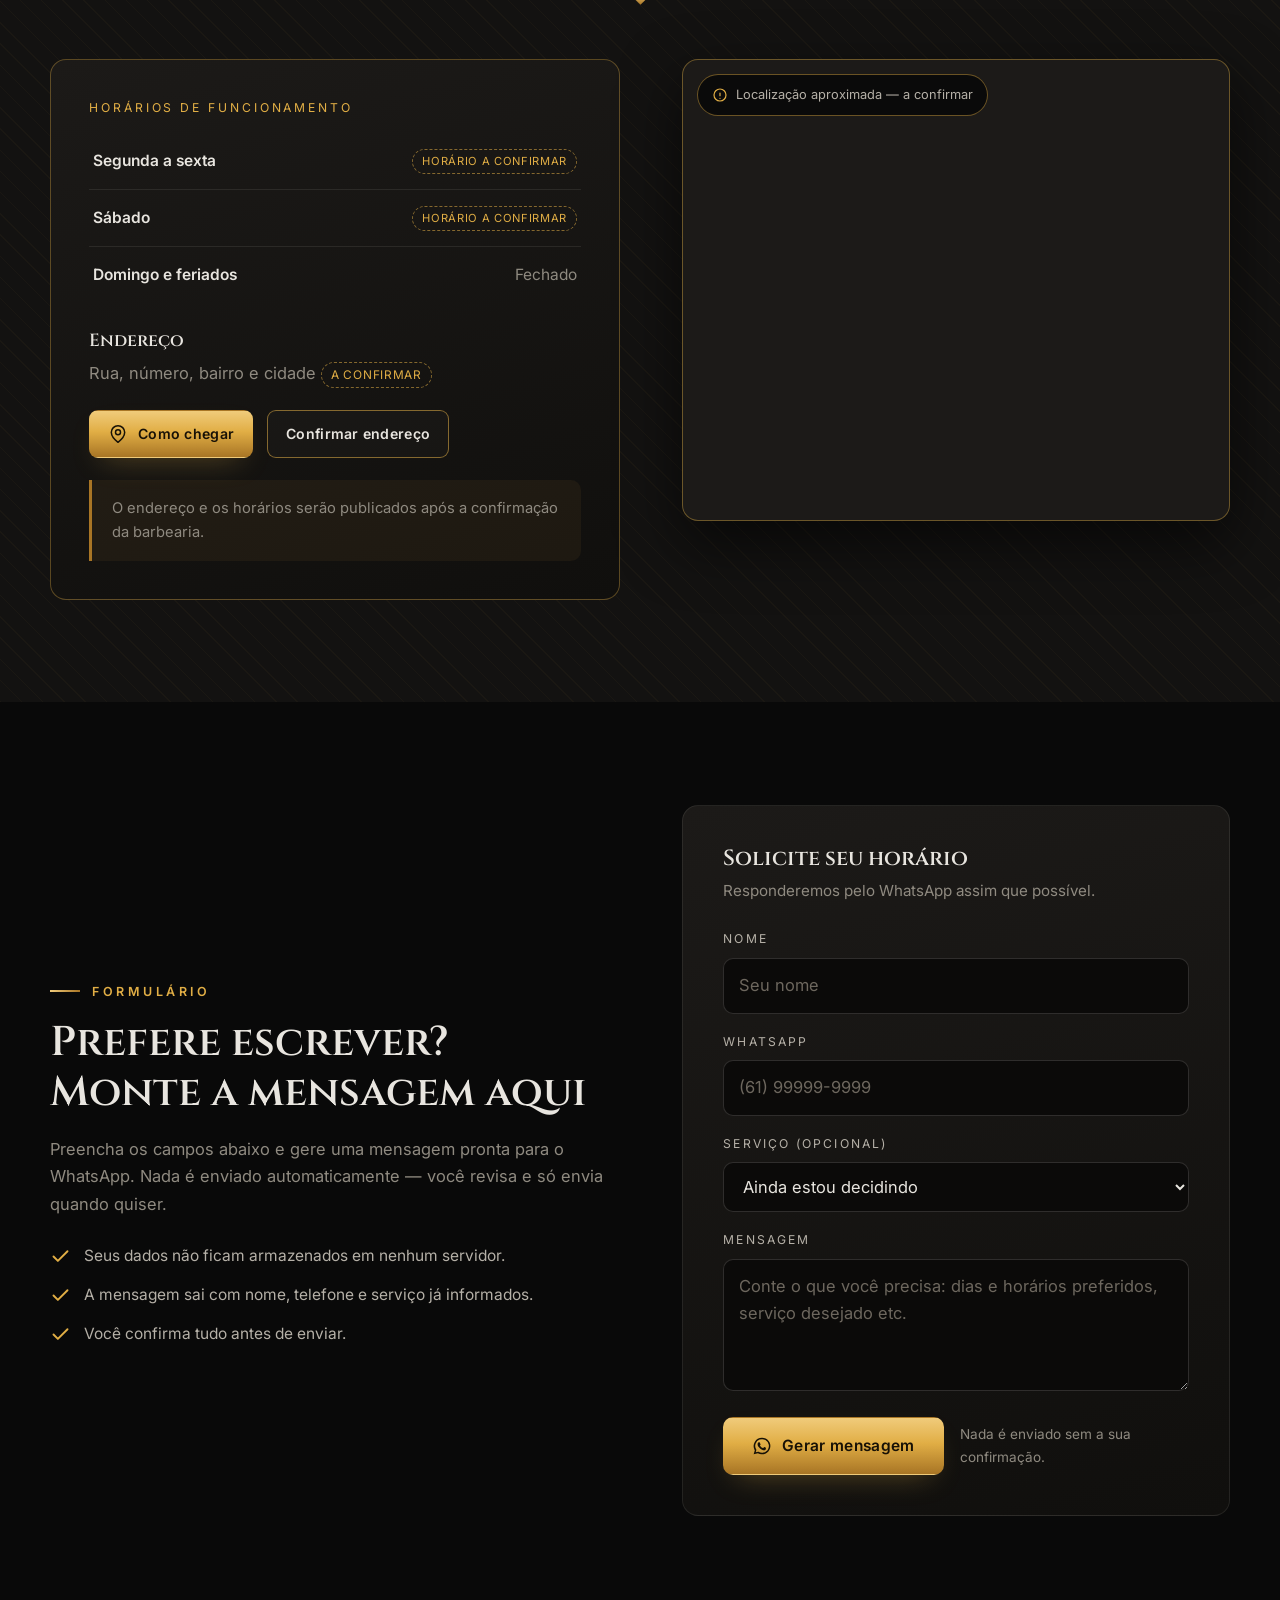
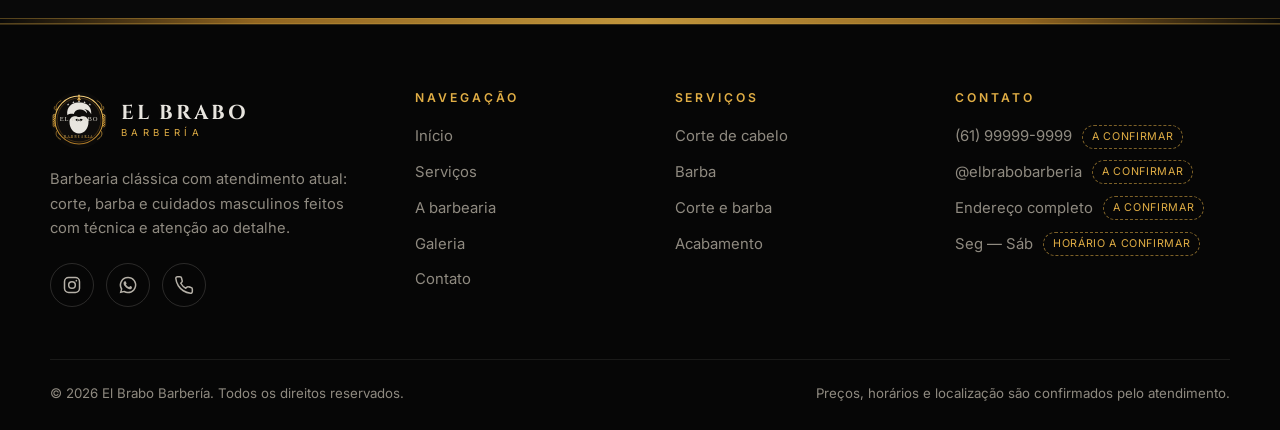
<file: contato.html>
<!DOCTYPE html>
<html lang="pt-BR">
<head>
  <meta charset="UTF-8">
  <meta name="viewport" content="width=device-width, initial-scale=1.0">
  <title>Contato — El Brabo Barbería</title>
  <meta name="description" content="Fale com a El Brabo Barbería: WhatsApp, endereço, mapa, horários de funcionamento e formulário de contato. Agende seu horário.">
  <meta name="theme-color" content="#090909">
  <link rel="icon" type="image/svg+xml" href="img/favicon.svg">
  <link rel="preconnect" href="https://fonts.googleapis.com">
  <link rel="preconnect" href="https://fonts.gstatic.com" crossorigin>
  <link href="https://fonts.googleapis.com/css2?family=Cinzel:wght@500;600;700&family=Inter:wght@400;500;600;700&family=Italianno&display=swap" rel="stylesheet">
  <link rel="stylesheet" href="css/style.css">
  <script>document.documentElement.classList.add("js");</script>
</head>
<body>
  <a class="pular-conteudo" href="#conteudo">Pular para o conteúdo</a>

  <header class="site-header">
    <div class="container header-inner">
      <a class="marca" href="index.html">
        <img class="marca__emblema" src="img/emblema.svg" alt="El Brabo Barbería — brasão da marca" width="52" height="52">
        <span class="marca__lockup">
          <span class="marca__nome">EL BRABO</span>
          <span class="marca__sub">Barbería</span>
        </span>
      </a>

      <nav class="nav-principal" id="nav-principal" aria-label="Navegação principal">
        <a href="index.html">Início</a>
        <a href="servicos.html">Serviços</a>
        <a href="sobre.html">A barbearia</a>
        <a href="galeria.html">Galeria</a>
        <a href="contato.html" aria-current="page">Contato</a>
      </nav>

      <div class="header-acoes">
        <a class="btn btn--dourado btn--pequeno btn--cabecalho"
           data-zap="Olá! Vim pelo site da El Brabo Barbería e gostaria de agendar um horário."
           href="#">Agendar horário</a>
        <button class="btn-menu" id="btn-menu" aria-expanded="false" aria-controls="nav-principal" aria-label="Abrir menu">
          <span class="barras" aria-hidden="true"><i></i><i></i><i></i></span>
        </button>
      </div>
    </div>
  </header>

  <main id="conteudo">

    <section class="topo-pagina">
      <div class="container">
        <span class="acento">Contato</span>
        <h1>Fale com a El Brabo Barbería</h1>
        <p>
          A forma mais rápida de agendar é pelo WhatsApp. Também é aqui que você encontra o
          endereço, os horários e o mapa para traçar a rota até a barbearia.
        </p>
        <div class="topo-pagina__trilho">
          <a href="index.html">Início</a><span aria-hidden="true">/</span>
          <a href="contato.html" aria-current="page">Contato</a>
        </div>
      </div>
    </section>

    <!-- ===== Canais de contato ===== -->
    <section class="secao secao--preto">
      <div class="container">
        <div class="cabecalho-secao cabecalho-secao--centro revelar">
          <span class="acento acento--centro">Canais oficiais</span>
          <h2>Escolha como falar com a gente</h2>
          <p>Agendamentos, preços, dúvidas e localização — respondemos rápido em todos os canais.</p>
          <div class="ornamento" aria-hidden="true"><span></span></div>
        </div>

        <div class="grade-contato">
          <article class="card-contato revelar">
            <span class="card-contato__icone" aria-hidden="true">
              <svg viewBox="0 0 24 24" fill="currentColor" aria-hidden="true"><path d="M12 2a10 10 0 0 0-8.6 15.1L2 22l5.1-1.3A10 10 0 1 0 12 2zm0 18.2a8.2 8.2 0 0 1-4.2-1.2l-.3-.2-3 .8.8-3-.2-.3A8.2 8.2 0 1 1 12 20.2zm4.6-6.1c-.3-.1-1.5-.7-1.7-.8-.2-.1-.4-.1-.6.1-.2.3-.6.8-.8 1-.1.2-.3.2-.5.1a6.7 6.7 0 0 1-3.3-2.9c-.2-.4 0-.5.1-.7l.4-.5c.1-.2.1-.3 0-.5l-.8-1.9c-.2-.5-.4-.4-.6-.4h-.5c-.2 0-.5.1-.7.3-.2.3-.9.9-.9 2.2s.9 2.5 1.1 2.7a11 11 0 0 0 4.2 3.7c.6.3 1 .4 1.4.5.6.2 1.1.2 1.5.1.5-.1 1.5-.6 1.7-1.2.2-.6.2-1.1.1-1.2l-.4-.4z"/></svg>
            </span>
            <span class="card-contato__rotulo">WhatsApp</span>
            <span class="card-contato__valor">(61) 99999-9999 <span class="a-confirmar">a confirmar</span></span>
            <span class="card-contato__nota">Agendamentos, preços e dúvidas.</span>
            <a class="card-contato__link"
               data-zap="Olá! Vim pelo site da El Brabo Barbería e gostaria de mais informações." href="#">Chamar no WhatsApp →</a>
          </article>

          <article class="card-contato revelar">
            <span class="card-contato__icone" aria-hidden="true">
              <svg viewBox="0 0 24 24" fill="none" stroke="currentColor" stroke-width="1.8" stroke-linecap="round" stroke-linejoin="round"><path d="M22 16.9v3a2 2 0 0 1-2.2 2 19.8 19.8 0 0 1-8.6-3 19.5 19.5 0 0 1-6-6 19.8 19.8 0 0 1-3-8.7A2 2 0 0 1 4.1 2h3a2 2 0 0 1 2 1.7c.1 1 .4 1.9.7 2.8a2 2 0 0 1-.5 2.1L8.1 9.9a16 16 0 0 0 6 6l1.3-1.3a2 2 0 0 1 2.1-.4c.9.3 1.8.6 2.8.7a2 2 0 0 1 1.7 2z"/></svg>
            </span>
            <span class="card-contato__rotulo">Telefone</span>
            <span class="card-contato__valor">(61) 99999-9999 <span class="a-confirmar">a confirmar</span></span>
            <span class="card-contato__nota">Para ligações diretas.</span>
            <a class="card-contato__link" href="tel:+556199999999">Ligar agora →</a>
          </article>

          <article class="card-contato revelar">
            <span class="card-contato__icone" aria-hidden="true">
              <svg viewBox="0 0 24 24" fill="none" stroke="currentColor" stroke-width="1.8" stroke-linecap="round" stroke-linejoin="round"><rect x="3" y="3" width="18" height="18" rx="5"/><circle cx="12" cy="12" r="4"/><circle cx="17.2" cy="6.8" r="1" fill="currentColor" stroke="none"/></svg>
            </span>
            <span class="card-contato__rotulo">Instagram</span>
            <span class="card-contato__valor">@elbrabobarberia <span class="a-confirmar">a confirmar</span></span>
            <span class="card-contato__nota">Agenda aberta, novidades e cortes da semana.</span>
            <a class="card-contato__link" href="https://instagram.com/elbrabobarberia" target="_blank" rel="noopener">Seguir no Instagram →</a>
          </article>

          <article class="card-contato revelar">
            <span class="card-contato__icone" aria-hidden="true">
              <svg viewBox="0 0 24 24" fill="none" stroke="currentColor" stroke-width="1.8" stroke-linecap="round" stroke-linejoin="round"><path d="M20 10c0 6-8 12-8 12s-8-6-8-12a8 8 0 0 1 16 0z"/><circle cx="12" cy="10" r="3"/></svg>
            </span>
            <span class="card-contato__rotulo">Endereço</span>
            <span class="card-contato__valor">Endereço completo <span class="a-confirmar">a confirmar</span></span>
            <span class="card-contato__nota">Rua, número e bairro serão informados em breve.</span>
            <a class="card-contato__link" href="#mapa">Ver no mapa →</a>
          </article>
        </div>
      </div>
    </section>

    <!-- ===== Mapa e horários ===== -->
    <section class="secao secao--grafite secao--listrado" id="mapa">
      <div class="container">
        <div class="cabecalho-secao cabecalho-secao--centro revelar">
          <span class="acento acento--centro">Localização e horários</span>
          <h2>Como chegar na El Brabo</h2>
          <p>Confira os horários e use o mapa para traçar a rota até a barbearia.</p>
          <div class="ornamento" aria-hidden="true"><span></span></div>
        </div>

        <div class="grade-meio" style="align-items:start;">
          <div class="painel-horarios revelar">
            <table class="tabela-horarios">
              <caption>Horários de funcionamento</caption>
              <tbody>
                <tr><th scope="row">Segunda a sexta</th><td><span class="a-confirmar">horário a confirmar</span></td></tr>
                <tr><th scope="row">Sábado</th><td><span class="a-confirmar">horário a confirmar</span></td></tr>
                <tr><th scope="row">Domingo e feriados</th><td class="fechado">Fechado</td></tr>
              </tbody>
            </table>

            <h3 style="margin-top:28px; font-size:1.1rem;">Endereço</h3>
            <p style="margin-top:8px; color:var(--texto-2);">
              Rua, número, bairro e cidade <span class="a-confirmar">a confirmar</span>
            </p>

            <div class="acoes-mapa">
              <a class="btn btn--dourado btn--pequeno" href="https://www.google.com/maps/search/?api=1&query=El+Brabo+Barberia" target="_blank" rel="noopener">
                <svg viewBox="0 0 24 24" fill="none" stroke="currentColor" stroke-width="1.8" stroke-linecap="round" stroke-linejoin="round" aria-hidden="true"><path d="M20 10c0 6-8 12-8 12s-8-6-8-12a8 8 0 0 1 16 0z"/><circle cx="12" cy="10" r="3"/></svg>
                Como chegar
              </a>
              <a class="btn btn--contorno btn--pequeno"
                 data-zap="Olá! Vim pelo site da El Brabo Barbería e gostaria de confirmar o endereço e os horários." href="#">Confirmar endereço</a>
            </div>

            <p class="nota-legal" style="margin-top:22px;">
              O endereço e os horários serão publicados após a confirmação da barbearia.
            </p>
          </div>

          <div class="mapa revelar">
            <iframe
              title="Mapa da localização da El Brabo Barbería"
              src="https://www.openstreetmap.org/export/embed.html?bbox=-49.30%2C-15.82%2C-49.20%2C-15.74&amp;layer=mapnik"
              loading="lazy"></iframe>
            <span class="mapa__aviso">
              <svg viewBox="0 0 24 24" fill="none" stroke="currentColor" stroke-width="1.8" stroke-linecap="round" stroke-linejoin="round" aria-hidden="true"><path d="M12 9v4M12 17h.01"/><circle cx="12" cy="12" r="9"/></svg>
              Localização aproximada — a confirmar
            </span>
          </div>
        </div>
      </div>
    </section>

    <!-- ===== Formulário ===== -->
    <section class="secao secao--preto">
      <div class="container grade-meio">
        <div class="conteudo-meio revelar">
          <span class="acento">Formulário</span>
          <h2>Prefere escrever? Monte a mensagem aqui</h2>
          <p>
            Preencha os campos abaixo e gere uma mensagem pronta para o WhatsApp. Nada é
            enviado automaticamente — você revisa e só envia quando quiser.
          </p>
          <ul class="lista-marcada">
            <li>
              <svg viewBox="0 0 24 24" fill="none" stroke="currentColor" stroke-width="2.2" stroke-linecap="round" stroke-linejoin="round" aria-hidden="true"><path d="M20 6 9 17l-5-5"/></svg>
              Seus dados não ficam armazenados em nenhum servidor.
            </li>
            <li>
              <svg viewBox="0 0 24 24" fill="none" stroke="currentColor" stroke-width="2.2" stroke-linecap="round" stroke-linejoin="round" aria-hidden="true"><path d="M20 6 9 17l-5-5"/></svg>
              A mensagem sai com nome, telefone e serviço já informados.
            </li>
            <li>
              <svg viewBox="0 0 24 24" fill="none" stroke="currentColor" stroke-width="2.2" stroke-linecap="round" stroke-linejoin="round" aria-hidden="true"><path d="M20 6 9 17l-5-5"/></svg>
              Você confirma tudo antes de enviar.
            </li>
          </ul>
        </div>

        <form class="formulario revelar" id="form-contato" novalidate>
          <h3>Solicite seu horário</h3>
          <p class="formulario__intro">Responderemos pelo WhatsApp assim que possível.</p>

          <div class="campos">
            <div class="campo">
              <label for="nome">Nome</label>
              <input type="text" id="nome" name="nome" placeholder="Seu nome" autocomplete="name" required>
              <span class="campo__erro" id="erro-nome" role="alert"></span>
            </div>

            <div class="campo">
              <label for="whatsapp">WhatsApp</label>
              <input type="tel" id="whatsapp" name="whatsapp" placeholder="(61) 99999-9999" autocomplete="tel" required>
              <span class="campo__erro" id="erro-whatsapp" role="alert"></span>
            </div>

            <div class="campo">
              <label for="servico">Serviço (opcional)</label>
              <select id="servico" name="servico">
                <option value="">Ainda estou decidindo</option>
                <option>Corte de cabelo</option>
                <option>Barba</option>
                <option>Corte e barba</option>
                <option>Acabamento</option>
              </select>
            </div>

            <div class="campo">
              <label for="mensagem">Mensagem</label>
              <textarea id="mensagem" name="mensagem" placeholder="Conte o que você precisa: dias e horários preferidos, serviço desejado etc." required></textarea>
              <span class="campo__erro" id="erro-mensagem" role="alert"></span>
            </div>
          </div>

          <div class="formulario__rodape">
            <button class="btn btn--dourado" type="submit">
              <svg viewBox="0 0 24 24" fill="currentColor" aria-hidden="true"><path d="M12 2a10 10 0 0 0-8.6 15.1L2 22l5.1-1.3A10 10 0 1 0 12 2zm0 18.2a8.2 8.2 0 0 1-4.2-1.2l-.3-.2-3 .8.8-3-.2-.3A8.2 8.2 0 1 1 12 20.2zm4.6-6.1c-.3-.1-1.5-.7-1.7-.8-.2-.1-.4-.1-.6.1-.2.3-.6.8-.8 1-.1.2-.3.2-.5.1a6.7 6.7 0 0 1-3.3-2.9c-.2-.4 0-.5.1-.7l.4-.5c.1-.2.1-.3 0-.5l-.8-1.9c-.2-.5-.4-.4-.6-.4h-.5c-.2 0-.5.1-.7.3-.2.3-.9.9-.9 2.2s.9 2.5 1.1 2.7a11 11 0 0 0 4.2 3.7c.6.3 1 .4 1.4.5.6.2 1.1.2 1.5.1.5-.1 1.5-.6 1.7-1.2.2-.6.2-1.1.1-1.2l-.4-.4z"/></svg>
              Gerar mensagem
            </button>
            <p>Nada é enviado sem a sua confirmação.</p>
          </div>

          <div class="form-sucesso" id="form-sucesso" tabindex="-1">
            <span class="form-sucesso__icone" aria-hidden="true">
              <svg viewBox="0 0 24 24" fill="none" stroke="currentColor" stroke-width="2.2" stroke-linecap="round" stroke-linejoin="round"><path d="M20 6 9 17l-5-5"/></svg>
            </span>
            <h3>Mensagem pronta!</h3>
            <p>Revise os dados no WhatsApp e toque em enviar. Respondemos o mais rápido possível.</p>
            <div class="form-sucesso__acoes">
              <a class="btn btn--dourado" id="sucesso-zap" href="#" target="_blank" rel="noopener">Abrir no WhatsApp</a>
              <button class="btn btn--contorno" type="button" id="enviar-novamente">Escrever outra</button>
            </div>
          </div>
        </form>
      </div>
    </section>
  </main>

  <div class="divisor-ouro" aria-hidden="true"></div>

  <footer class="site-footer">
    <div class="container">
      <div class="footer-grade">
        <div>
          <div class="footer-marca">
            <img src="img/emblema.svg" alt="El Brabo Barbería" width="58" height="58">
            <span class="marca__lockup">
              <span class="marca__nome">EL BRABO</span>
              <span class="marca__sub">Barbería</span>
            </span>
          </div>
          <p>Barbearia clássica com atendimento atual: corte, barba e cuidados masculinos feitos com técnica e atenção ao detalhe.</p>
          <div class="redes">
            <a href="https://instagram.com/elbrabobarberia" target="_blank" rel="noopener" aria-label="Instagram da El Brabo Barbería">
              <svg viewBox="0 0 24 24" fill="none" stroke="currentColor" stroke-width="1.8" aria-hidden="true"><rect x="3" y="3" width="18" height="18" rx="5"/><circle cx="12" cy="12" r="4"/><circle cx="17.2" cy="6.8" r="1" fill="currentColor" stroke="none"/></svg>
            </a>
            <a data-zap="Olá! Vim pelo site da El Brabo Barbería." href="#" aria-label="Falar no WhatsApp com a El Brabo Barbería">
              <svg viewBox="0 0 24 24" fill="currentColor" aria-hidden="true"><path d="M12 2a10 10 0 0 0-8.6 15.1L2 22l5.1-1.3A10 10 0 1 0 12 2zm0 18.2a8.2 8.2 0 0 1-4.2-1.2l-.3-.2-3 .8.8-3-.2-.3A8.2 8.2 0 1 1 12 20.2zm4.6-6.1c-.3-.1-1.5-.7-1.7-.8-.2-.1-.4-.1-.6.1-.2.3-.6.8-.8 1-.1.2-.3.2-.5.1a6.7 6.7 0 0 1-3.3-2.9c-.2-.4 0-.5.1-.7l.4-.5c.1-.2.1-.3 0-.5l-.8-1.9c-.2-.5-.4-.4-.6-.4h-.5c-.2 0-.5.1-.7.3-.2.3-.9.9-.9 2.2s.9 2.5 1.1 2.7a11 11 0 0 0 4.2 3.7c.6.3 1 .4 1.4.5.6.2 1.1.2 1.5.1.5-.1 1.5-.6 1.7-1.2.2-.6.2-1.1.1-1.2l-.4-.4z"/></svg>
            </a>
            <a href="tel:+556199999999" aria-label="Ligar para a El Brabo Barbería">
              <svg viewBox="0 0 24 24" fill="none" stroke="currentColor" stroke-width="1.8" stroke-linecap="round" stroke-linejoin="round" aria-hidden="true"><path d="M22 16.9v3a2 2 0 0 1-2.2 2 19.8 19.8 0 0 1-8.6-3 19.5 19.5 0 0 1-6-6 19.8 19.8 0 0 1-3-8.7A2 2 0 0 1 4.1 2h3a2 2 0 0 1 2 1.7c.1 1 .4 1.9.7 2.8a2 2 0 0 1-.5 2.1L8.1 9.9a16 16 0 0 0 6 6l1.3-1.3a2 2 0 0 1 2.1-.4c.9.3 1.8.6 2.8.7a2 2 0 0 1 1.7 2z"/></svg>
            </a>
          </div>
        </div>

        <div>
          <h2>Navegação</h2>
          <ul>
            <li><a href="index.html">Início</a></li>
            <li><a href="servicos.html">Serviços</a></li>
            <li><a href="sobre.html">A barbearia</a></li>
            <li><a href="galeria.html">Galeria</a></li>
            <li><a href="contato.html">Contato</a></li>
          </ul>
        </div>

        <div>
          <h2>Serviços</h2>
          <ul>
            <li><a href="servicos.html#corte">Corte de cabelo</a></li>
            <li><a href="servicos.html#barba">Barba</a></li>
            <li><a href="servicos.html#corte-barba">Corte e barba</a></li>
            <li><a href="servicos.html#acabamento">Acabamento</a></li>
          </ul>
        </div>

        <div>
          <h2>Contato</h2>
          <ul>
            <li><a href="tel:+556199999999">(61) 99999-9999</a> <span class="a-confirmar">a confirmar</span></li>
            <li><a href="https://instagram.com/elbrabobarberia" target="_blank" rel="noopener">@elbrabobarberia</a> <span class="a-confirmar">a confirmar</span></li>
            <li>Endereço completo <span class="a-confirmar">a confirmar</span></li>
            <li>Seg — Sáb <span class="a-confirmar">horário a confirmar</span></li>
          </ul>
        </div>
      </div>

      <div class="footer-obs">
        <span>© <span id="ano">2026</span> El Brabo Barbería. Todos os direitos reservados.</span>
        <span>Preços, horários e localização são confirmados pelo atendimento.</span>
      </div>
    </div>
  </footer>

  <a class="zap-flutuante" data-zap="Olá! Vim pelo site da El Brabo Barbería e gostaria de agendar um horário."
     href="#" aria-label="Agendar horário pelo WhatsApp da El Brabo Barbería">
    <svg viewBox="0 0 24 24" fill="currentColor" aria-hidden="true"><path d="M12 2a10 10 0 0 0-8.6 15.1L2 22l5.1-1.3A10 10 0 1 0 12 2zm0 18.2a8.2 8.2 0 0 1-4.2-1.2l-.3-.2-3 .8.8-3-.2-.3A8.2 8.2 0 1 1 12 20.2zm4.6-6.1c-.3-.1-1.5-.7-1.7-.8-.2-.1-.4-.1-.6.1-.2.3-.6.8-.8 1-.1.2-.3.2-.5.1a6.7 6.7 0 0 1-3.3-2.9c-.2-.4 0-.5.1-.7l.4-.5c.1-.2.1-.3 0-.5l-.8-1.9c-.2-.5-.4-.4-.6-.4h-.5c-.2 0-.5.1-.7.3-.2.3-.9.9-.9 2.2s.9 2.5 1.1 2.7a11 11 0 0 0 4.2 3.7c.6.3 1 .4 1.4.5.6.2 1.1.2 1.5.1.5-.1 1.5-.6 1.7-1.2.2-.6.2-1.1.1-1.2l-.4-.4z"/></svg>
    <span>Agendar horário</span>
  </a>

  <script src="js/main.js"></script>
</body>
</html>
</file>
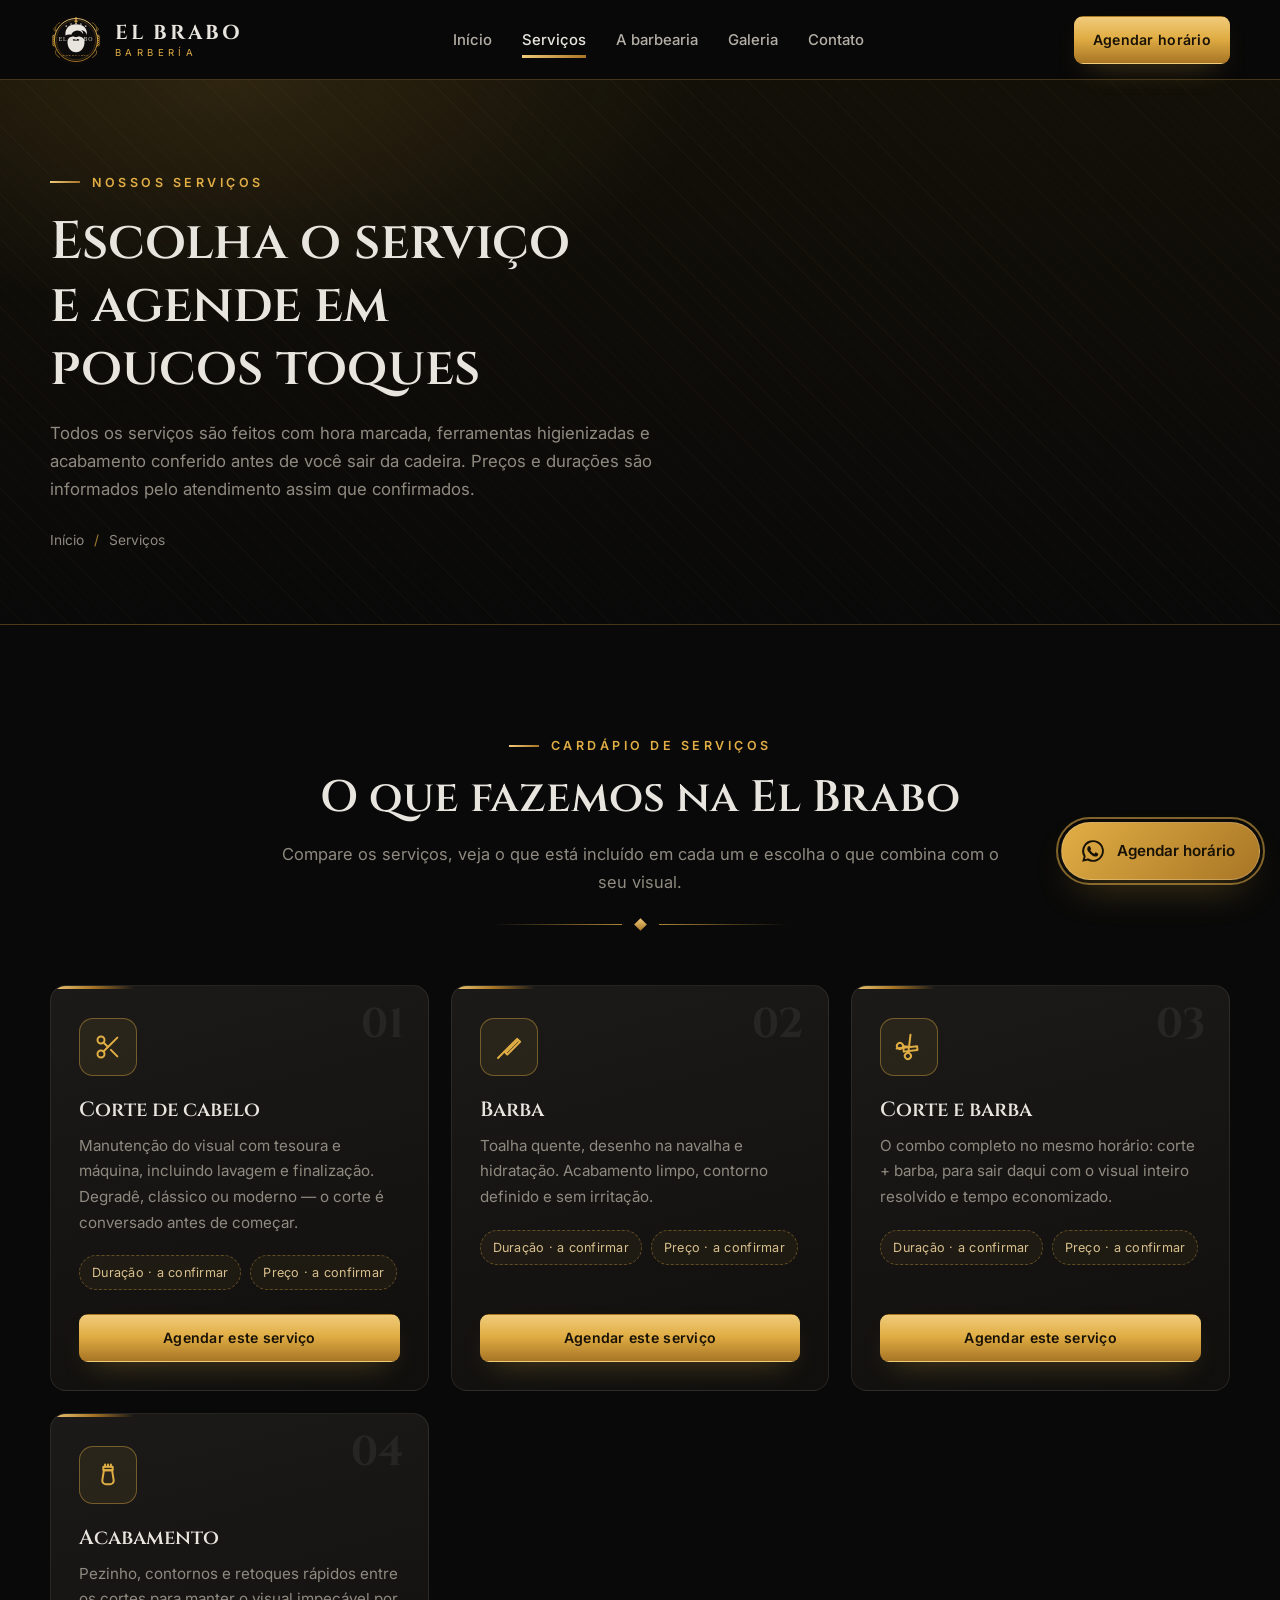
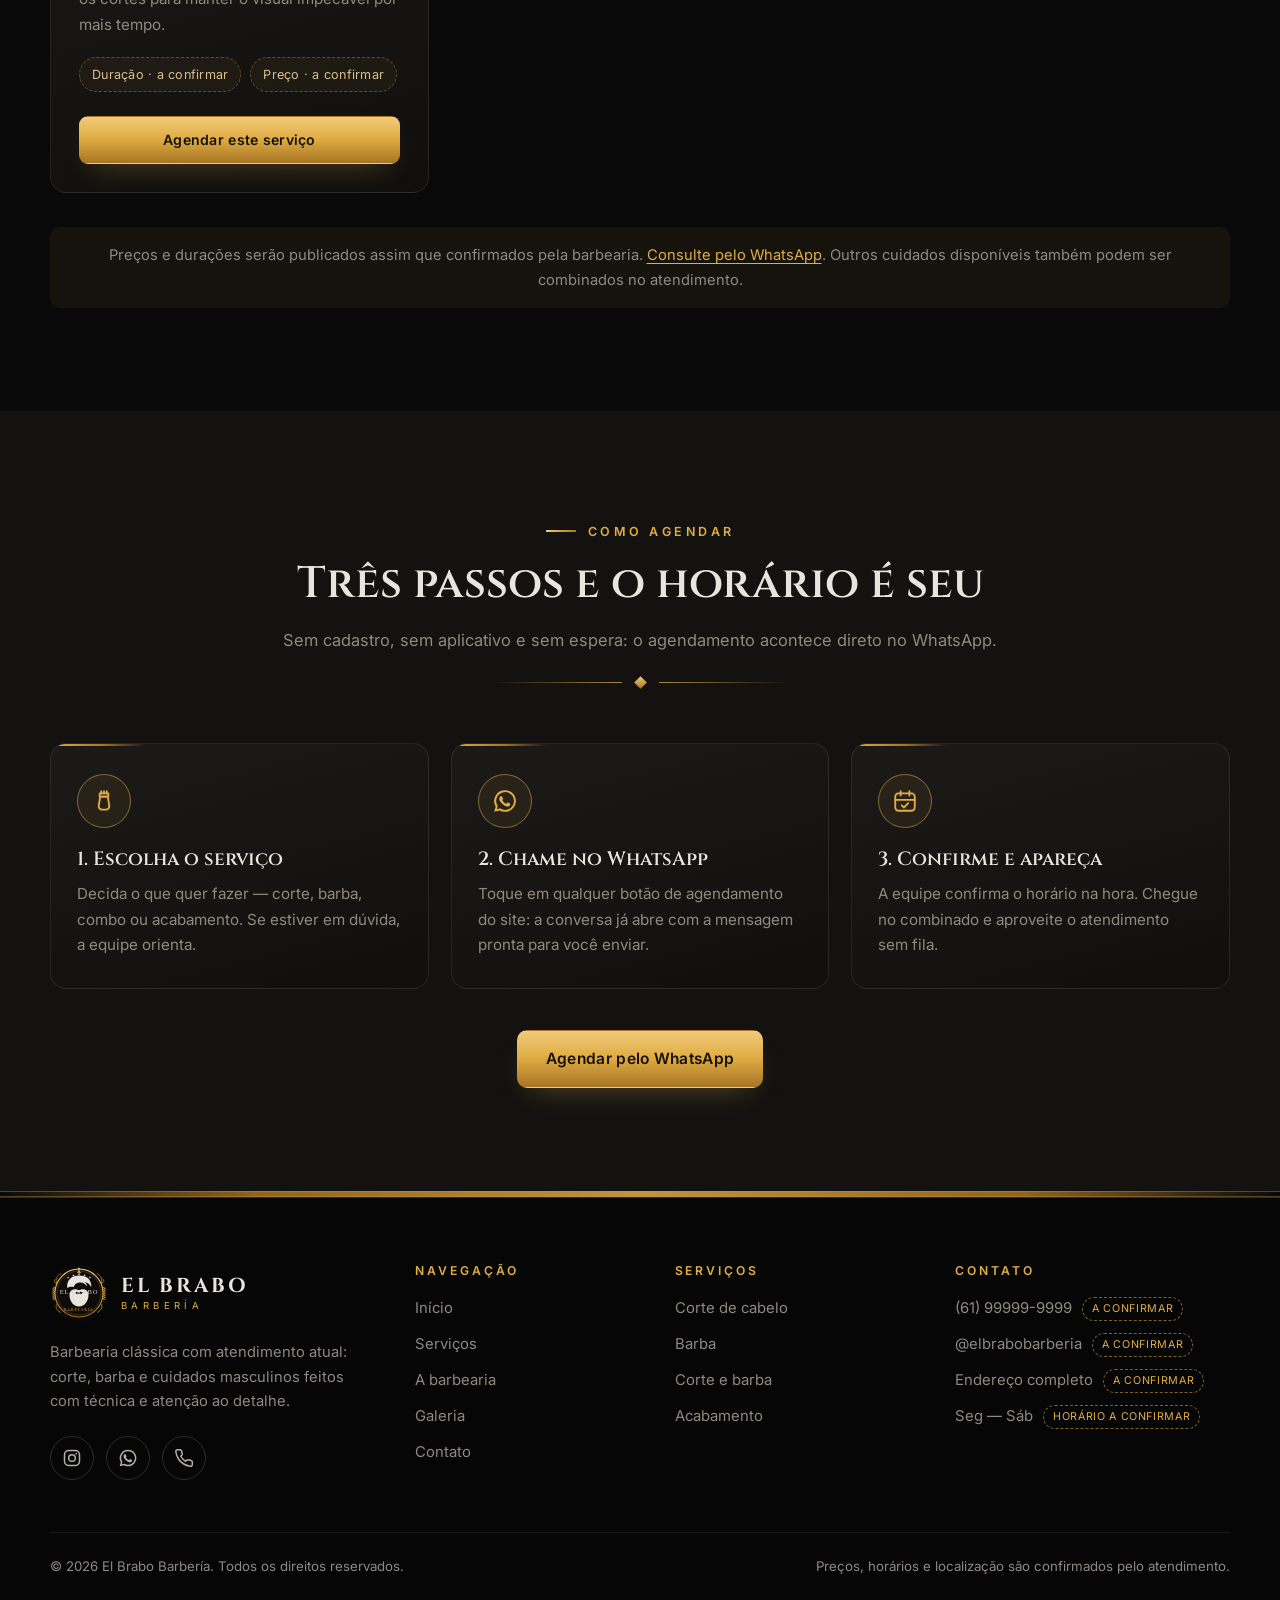
<file: servicos.html>
<!DOCTYPE html>
<html lang="pt-BR">
<head>
  <meta charset="UTF-8">
  <meta name="viewport" content="width=device-width, initial-scale=1.0">
  <title>Serviços — El Brabo Barbería</title>
  <meta name="description" content="Conheça os serviços da El Brabo Barbería: corte, barba, corte e barba e acabamento. Agende cada serviço direto pelo WhatsApp.">
  <meta name="theme-color" content="#090909">
  <link rel="icon" type="image/svg+xml" href="img/favicon.svg">
  <link rel="preconnect" href="https://fonts.googleapis.com">
  <link rel="preconnect" href="https://fonts.gstatic.com" crossorigin>
  <link href="https://fonts.googleapis.com/css2?family=Cinzel:wght@500;600;700&family=Inter:wght@400;500;600;700&family=Italianno&display=swap" rel="stylesheet">
  <link rel="stylesheet" href="css/style.css">
  <script>document.documentElement.classList.add("js");</script>
</head>
<body>
  <a class="pular-conteudo" href="#conteudo">Pular para o conteúdo</a>

  <header class="site-header">
    <div class="container header-inner">
      <a class="marca" href="index.html">
        <img class="marca__emblema" src="img/emblema.svg" alt="El Brabo Barbería — brasão da marca" width="52" height="52">
        <span class="marca__lockup">
          <span class="marca__nome">EL BRABO</span>
          <span class="marca__sub">Barbería</span>
        </span>
      </a>

      <nav class="nav-principal" id="nav-principal" aria-label="Navegação principal">
        <a href="index.html">Início</a>
        <a href="servicos.html" aria-current="page">Serviços</a>
        <a href="sobre.html">A barbearia</a>
        <a href="galeria.html">Galeria</a>
        <a href="contato.html">Contato</a>
      </nav>

      <div class="header-acoes">
        <a class="btn btn--dourado btn--pequeno btn--cabecalho"
           data-zap="Olá! Vim pelo site da El Brabo Barbería e gostaria de agendar um horário."
           href="#">Agendar horário</a>
        <button class="btn-menu" id="btn-menu" aria-expanded="false" aria-controls="nav-principal" aria-label="Abrir menu">
          <span class="barras" aria-hidden="true"><i></i><i></i><i></i></span>
        </button>
      </div>
    </div>
  </header>

  <main id="conteudo">

    <section class="topo-pagina">
      <div class="container">
        <span class="acento">Nossos serviços</span>
        <h1>Escolha o serviço e agende em poucos toques</h1>
        <p>
          Todos os serviços são feitos com hora marcada, ferramentas higienizadas e acabamento
          conferido antes de você sair da cadeira. Preços e durações são informados pelo
          atendimento assim que confirmados.
        </p>
        <div class="topo-pagina__trilho">
          <a href="index.html">Início</a><span aria-hidden="true">/</span>
          <a href="servicos.html" aria-current="page">Serviços</a>
        </div>
      </div>
    </section>

    <!-- ===== Lista completa ===== -->
    <section class="secao secao--preto">
      <div class="container">
        <div class="cabecalho-secao cabecalho-secao--centro revelar">
          <span class="acento acento--centro">Cardápio de serviços</span>
          <h2>O que fazemos na El Brabo</h2>
          <p>Compare os serviços, veja o que está incluído em cada um e escolha o que combina com o seu visual.</p>
          <div class="ornamento" aria-hidden="true"><span></span></div>
        </div>

        <div class="grade-servicos grade-servicos--completa">
          <article class="card-servico revelar" id="corte">
            <span class="card-servico__num" aria-hidden="true">01</span>
            <span class="card-servico__icone" aria-hidden="true">
              <svg viewBox="0 0 24 24" fill="none" stroke="currentColor" stroke-width="1.7" stroke-linecap="round" stroke-linejoin="round"><circle cx="6" cy="6" r="3"/><circle cx="6" cy="18" r="3"/><path d="M20 4 8.12 15.88"/><path d="M14.47 14.48 20 20"/><path d="M8.12 8.12 12 12"/></svg>
            </span>
            <h3>Corte de cabelo</h3>
            <p>
              Manutenção do visual com tesoura e máquina, incluindo lavagem e finalização.
              Degradê, clássico ou moderno — o corte é conversado antes de começar.
            </p>
            <div class="card-servico__meta">
              <span class="chip chip--pendente">Duração · a confirmar</span>
              <span class="chip chip--pendente">Preço · a confirmar</span>
            </div>
            <div class="card-servico__acoes">
              <a class="btn btn--dourado btn--pequeno btn--bloco"
                 data-zap="Olá! Vim pelo site da El Brabo Barbería e gostaria de agendar um Corte de cabelo. Quais horários estão disponíveis?"
                 href="#">Agendar este serviço</a>
            </div>
          </article>

          <article class="card-servico revelar" id="barba">
            <span class="card-servico__num" aria-hidden="true">02</span>
            <span class="card-servico__icone" aria-hidden="true">
              <svg viewBox="0 0 24 24" fill="none" stroke="currentColor" stroke-width="1.7" stroke-linecap="round" stroke-linejoin="round"><path d="M2.6 21.4 8 16"/><path d="M8 16 19 5l2.5 2.5L10.5 18.5z"/><path d="m9.7 16.3 9.4-9.4"/></svg>
            </span>
            <h3>Barba</h3>
            <p>
              Toalha quente, desenho na navalha e hidratação. Acabamento limpo, contorno
              definido e sem irritação.
            </p>
            <div class="card-servico__meta">
              <span class="chip chip--pendente">Duração · a confirmar</span>
              <span class="chip chip--pendente">Preço · a confirmar</span>
            </div>
            <div class="card-servico__acoes">
              <a class="btn btn--dourado btn--pequeno btn--bloco"
                 data-zap="Olá! Vim pelo site da El Brabo Barbería e gostaria de agendar uma Barba. Quais horários estão disponíveis?"
                 href="#">Agendar este serviço</a>
            </div>
          </article>

          <article class="card-servico revelar" id="corte-barba">
            <span class="card-servico__num" aria-hidden="true">03</span>
            <span class="card-servico__icone" aria-hidden="true">
              <svg viewBox="0 0 24 24" fill="none" stroke="currentColor" stroke-width="1.7" stroke-linecap="round" stroke-linejoin="round"><g transform="rotate(-38 12 12)"><circle cx="6.5" cy="6.5" r="2.6"/><circle cx="6.5" cy="17.5" r="2.6"/><path d="M19.5 4.5 8.6 15.4"/><path d="m8.9 8.7 2.7 2.7"/></g><g transform="rotate(38 12 12)"><path d="M4.5 19.5 9 15"/><path d="M8.6 15.6 17 7.2l2.3 2.3-8.4 8.4z"/></g></svg>
            </span>
            <h3>Corte e barba</h3>
            <p>
              O combo completo no mesmo horário: corte + barba, para sair daqui com o visual
              inteiro resolvido e tempo economizado.
            </p>
            <div class="card-servico__meta">
              <span class="chip chip--pendente">Duração · a confirmar</span>
              <span class="chip chip--pendente">Preço · a confirmar</span>
            </div>
            <div class="card-servico__acoes">
              <a class="btn btn--dourado btn--pequeno btn--bloco"
                 data-zap="Olá! Vim pelo site da El Brabo Barbería e gostaria de agendar Corte e barba. Quais horários estão disponíveis?"
                 href="#">Agendar este serviço</a>
            </div>
          </article>

          <article class="card-servico revelar" id="acabamento">
            <span class="card-servico__num" aria-hidden="true">04</span>
            <span class="card-servico__icone" aria-hidden="true">
              <svg viewBox="0 0 24 24" fill="none" stroke="currentColor" stroke-width="1.7" stroke-linecap="round" stroke-linejoin="round"><path d="M8 5h8v3H8z"/><path d="M9.5 5V3M12 5V3M14.5 5V3"/><path d="M8.5 8h7l1.4 8.6A3.2 3.2 0 0 1 13.7 20h-3.4a3.2 3.2 0 0 1-3.2-3.4z"/></svg>
            </span>
            <h3>Acabamento</h3>
            <p>
              Pezinho, contornos e retoques rápidos entre os cortes para manter o visual
              impecável por mais tempo.
            </p>
            <div class="card-servico__meta">
              <span class="chip chip--pendente">Duração · a confirmar</span>
              <span class="chip chip--pendente">Preço · a confirmar</span>
            </div>
            <div class="card-servico__acoes">
              <a class="btn btn--dourado btn--pequeno btn--bloco"
                 data-zap="Olá! Vim pelo site da El Brabo Barbería e gostaria de agendar um Acabamento. Quais horários estão disponíveis?"
                 href="#">Agendar este serviço</a>
            </div>
          </article>
        </div>

        <div class="nota-legal nota-legal--centro revelar">
          Preços e durações serão publicados assim que confirmados pela barbearia.
          <a data-zap="Olá! Vim pelo site da El Brabo Barbería e gostaria de consultar preços dos serviços." href="#">Consulte pelo WhatsApp</a>.
          Outros cuidados disponíveis também podem ser combinados no atendimento.
        </div>
      </div>
    </section>

    <!-- ===== Como agendar ===== -->
    <section class="secao secao--grafite">
      <div class="container">
        <div class="cabecalho-secao cabecalho-secao--centro revelar">
          <span class="acento acento--centro">Como agendar</span>
          <h2>Três passos e o horário é seu</h2>
          <p>Sem cadastro, sem aplicativo e sem espera: o agendamento acontece direto no WhatsApp.</p>
          <div class="ornamento" aria-hidden="true"><span></span></div>
        </div>

        <div class="grade-destaques">
          <article class="card-destaque revelar">
            <span class="card-destaque__icone" aria-hidden="true">
              <svg viewBox="0 0 24 24" fill="none" stroke="currentColor" stroke-width="1.7" stroke-linecap="round" stroke-linejoin="round"><path d="M8 5h8v3H8z"/><path d="M9.5 5V3M12 5V3M14.5 5V3"/><path d="M8.5 8h7l1.4 8.6A3.2 3.2 0 0 1 13.7 20h-3.4a3.2 3.2 0 0 1-3.2-3.4z"/></svg>
            </span>
            <h3>1. Escolha o serviço</h3>
            <p>Decida o que quer fazer — corte, barba, combo ou acabamento. Se estiver em dúvida, a equipe orienta.</p>
          </article>

          <article class="card-destaque revelar">
            <span class="card-destaque__icone" aria-hidden="true">
              <svg viewBox="0 0 24 24" fill="currentColor" aria-hidden="true"><path d="M12 2a10 10 0 0 0-8.6 15.1L2 22l5.1-1.3A10 10 0 1 0 12 2zm0 18.2a8.2 8.2 0 0 1-4.2-1.2l-.3-.2-3 .8.8-3-.2-.3A8.2 8.2 0 1 1 12 20.2zm4.6-6.1c-.3-.1-1.5-.7-1.7-.8-.2-.1-.4-.1-.6.1-.2.3-.6.8-.8 1-.1.2-.3.2-.5.1a6.7 6.7 0 0 1-3.3-2.9c-.2-.4 0-.5.1-.7l.4-.5c.1-.2.1-.3 0-.5l-.8-1.9c-.2-.5-.4-.4-.6-.4h-.5c-.2 0-.5.1-.7.3-.2.3-.9.9-.9 2.2s.9 2.5 1.1 2.7a11 11 0 0 0 4.2 3.7c.6.3 1 .4 1.4.5.6.2 1.1.2 1.5.1.5-.1 1.5-.6 1.7-1.2.2-.6.2-1.1.1-1.2l-.4-.4z"/></svg>
            </span>
            <h3>2. Chame no WhatsApp</h3>
            <p>Toque em qualquer botão de agendamento do site: a conversa já abre com a mensagem pronta para você enviar.</p>
          </article>

          <article class="card-destaque revelar">
            <span class="card-destaque__icone" aria-hidden="true">
              <svg viewBox="0 0 24 24" fill="none" stroke="currentColor" stroke-width="1.7" stroke-linecap="round" stroke-linejoin="round"><rect x="3" y="5" width="18" height="16" rx="3"/><path d="M8 3v4M16 3v4M3 11h18"/><path d="m9 16 2 2 4-4"/></svg>
            </span>
            <h3>3. Confirme e apareça</h3>
            <p>A equipe confirma o horário na hora. Chegue no combinado e aproveite o atendimento sem fila.</p>
          </article>
        </div>

        <p style="text-align:center; margin-top:2.6rem;" class="revelar">
          <a class="btn btn--dourado"
             data-zap="Olá! Vim pelo site da El Brabo Barbería e gostaria de agendar um horário."
             href="#">Agendar pelo WhatsApp</a>
        </p>
      </div>
    </section>
  </main>

  <div class="divisor-ouro" aria-hidden="true"></div>

  <footer class="site-footer">
    <div class="container">
      <div class="footer-grade">
        <div>
          <div class="footer-marca">
            <img src="img/emblema.svg" alt="El Brabo Barbería" width="58" height="58">
            <span class="marca__lockup">
              <span class="marca__nome">EL BRABO</span>
              <span class="marca__sub">Barbería</span>
            </span>
          </div>
          <p>Barbearia clássica com atendimento atual: corte, barba e cuidados masculinos feitos com técnica e atenção ao detalhe.</p>
          <div class="redes">
            <a href="https://instagram.com/elbrabobarberia" target="_blank" rel="noopener" aria-label="Instagram da El Brabo Barbería">
              <svg viewBox="0 0 24 24" fill="none" stroke="currentColor" stroke-width="1.8" aria-hidden="true"><rect x="3" y="3" width="18" height="18" rx="5"/><circle cx="12" cy="12" r="4"/><circle cx="17.2" cy="6.8" r="1" fill="currentColor" stroke="none"/></svg>
            </a>
            <a data-zap="Olá! Vim pelo site da El Brabo Barbería." href="#" aria-label="Falar no WhatsApp com a El Brabo Barbería">
              <svg viewBox="0 0 24 24" fill="currentColor" aria-hidden="true"><path d="M12 2a10 10 0 0 0-8.6 15.1L2 22l5.1-1.3A10 10 0 1 0 12 2zm0 18.2a8.2 8.2 0 0 1-4.2-1.2l-.3-.2-3 .8.8-3-.2-.3A8.2 8.2 0 1 1 12 20.2zm4.6-6.1c-.3-.1-1.5-.7-1.7-.8-.2-.1-.4-.1-.6.1-.2.3-.6.8-.8 1-.1.2-.3.2-.5.1a6.7 6.7 0 0 1-3.3-2.9c-.2-.4 0-.5.1-.7l.4-.5c.1-.2.1-.3 0-.5l-.8-1.9c-.2-.5-.4-.4-.6-.4h-.5c-.2 0-.5.1-.7.3-.2.3-.9.9-.9 2.2s.9 2.5 1.1 2.7a11 11 0 0 0 4.2 3.7c.6.3 1 .4 1.4.5.6.2 1.1.2 1.5.1.5-.1 1.5-.6 1.7-1.2.2-.6.2-1.1.1-1.2l-.4-.4z"/></svg>
            </a>
            <a href="tel:+556199999999" aria-label="Ligar para a El Brabo Barbería">
              <svg viewBox="0 0 24 24" fill="none" stroke="currentColor" stroke-width="1.8" stroke-linecap="round" stroke-linejoin="round" aria-hidden="true"><path d="M22 16.9v3a2 2 0 0 1-2.2 2 19.8 19.8 0 0 1-8.6-3 19.5 19.5 0 0 1-6-6 19.8 19.8 0 0 1-3-8.7A2 2 0 0 1 4.1 2h3a2 2 0 0 1 2 1.7c.1 1 .4 1.9.7 2.8a2 2 0 0 1-.5 2.1L8.1 9.9a16 16 0 0 0 6 6l1.3-1.3a2 2 0 0 1 2.1-.4c.9.3 1.8.6 2.8.7a2 2 0 0 1 1.7 2z"/></svg>
            </a>
          </div>
        </div>

        <div>
          <h2>Navegação</h2>
          <ul>
            <li><a href="index.html">Início</a></li>
            <li><a href="servicos.html">Serviços</a></li>
            <li><a href="sobre.html">A barbearia</a></li>
            <li><a href="galeria.html">Galeria</a></li>
            <li><a href="contato.html">Contato</a></li>
          </ul>
        </div>

        <div>
          <h2>Serviços</h2>
          <ul>
            <li><a href="servicos.html#corte">Corte de cabelo</a></li>
            <li><a href="servicos.html#barba">Barba</a></li>
            <li><a href="servicos.html#corte-barba">Corte e barba</a></li>
            <li><a href="servicos.html#acabamento">Acabamento</a></li>
          </ul>
        </div>

        <div>
          <h2>Contato</h2>
          <ul>
            <li><a href="tel:+556199999999">(61) 99999-9999</a> <span class="a-confirmar">a confirmar</span></li>
            <li><a href="https://instagram.com/elbrabobarberia" target="_blank" rel="noopener">@elbrabobarberia</a> <span class="a-confirmar">a confirmar</span></li>
            <li>Endereço completo <span class="a-confirmar">a confirmar</span></li>
            <li>Seg — Sáb <span class="a-confirmar">horário a confirmar</span></li>
          </ul>
        </div>
      </div>

      <div class="footer-obs">
        <span>© <span id="ano">2026</span> El Brabo Barbería. Todos os direitos reservados.</span>
        <span>Preços, horários e localização são confirmados pelo atendimento.</span>
      </div>
    </div>
  </footer>

  <a class="zap-flutuante" data-zap="Olá! Vim pelo site da El Brabo Barbería e gostaria de agendar um horário."
     href="#" aria-label="Agendar horário pelo WhatsApp da El Brabo Barbería">
    <svg viewBox="0 0 24 24" fill="currentColor" aria-hidden="true"><path d="M12 2a10 10 0 0 0-8.6 15.1L2 22l5.1-1.3A10 10 0 1 0 12 2zm0 18.2a8.2 8.2 0 0 1-4.2-1.2l-.3-.2-3 .8.8-3-.2-.3A8.2 8.2 0 1 1 12 20.2zm4.6-6.1c-.3-.1-1.5-.7-1.7-.8-.2-.1-.4-.1-.6.1-.2.3-.6.8-.8 1-.1.2-.3.2-.5.1a6.7 6.7 0 0 1-3.3-2.9c-.2-.4 0-.5.1-.7l.4-.5c.1-.2.1-.3 0-.5l-.8-1.9c-.2-.5-.4-.4-.6-.4h-.5c-.2 0-.5.1-.7.3-.2.3-.9.9-.9 2.2s.9 2.5 1.1 2.7a11 11 0 0 0 4.2 3.7c.6.3 1 .4 1.4.5.6.2 1.1.2 1.5.1.5-.1 1.5-.6 1.7-1.2.2-.6.2-1.1.1-1.2l-.4-.4z"/></svg>
    <span>Agendar horário</span>
  </a>

  <script src="js/main.js"></script>
</body>
</html>
</file>
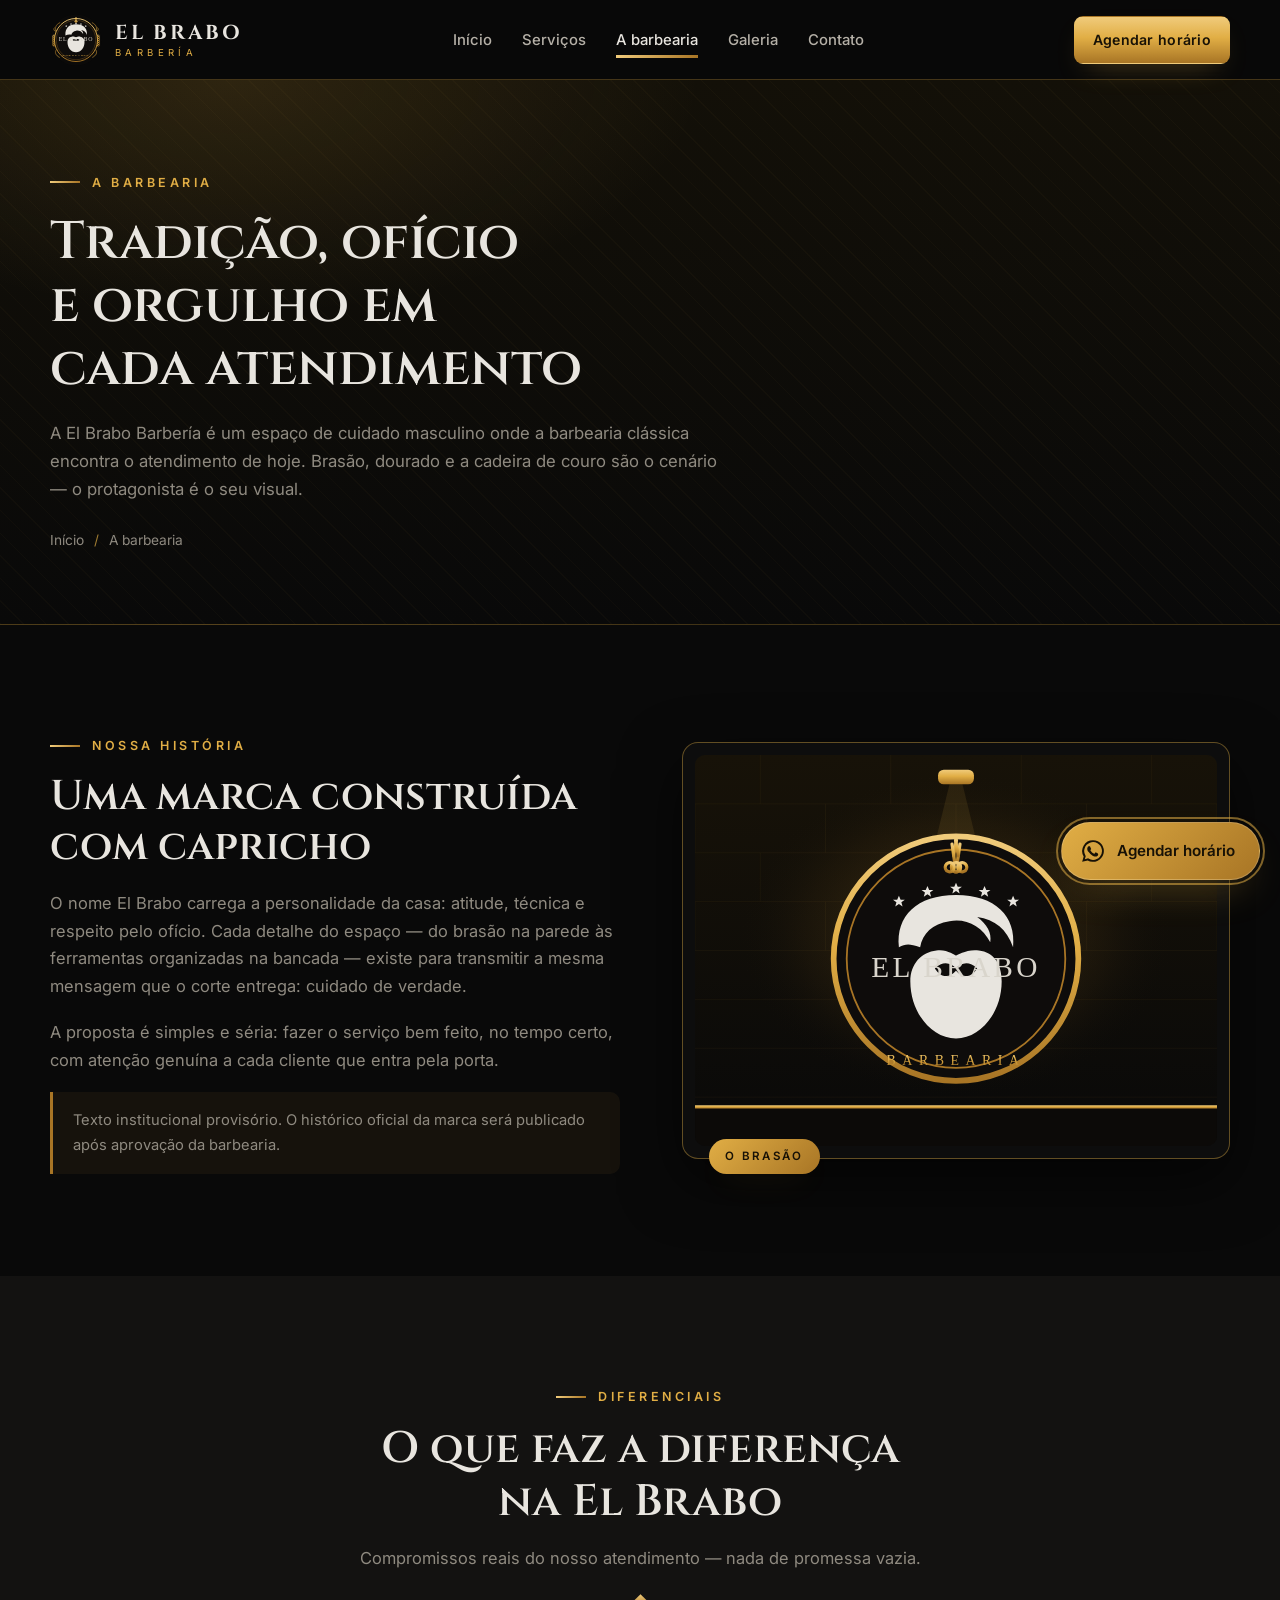
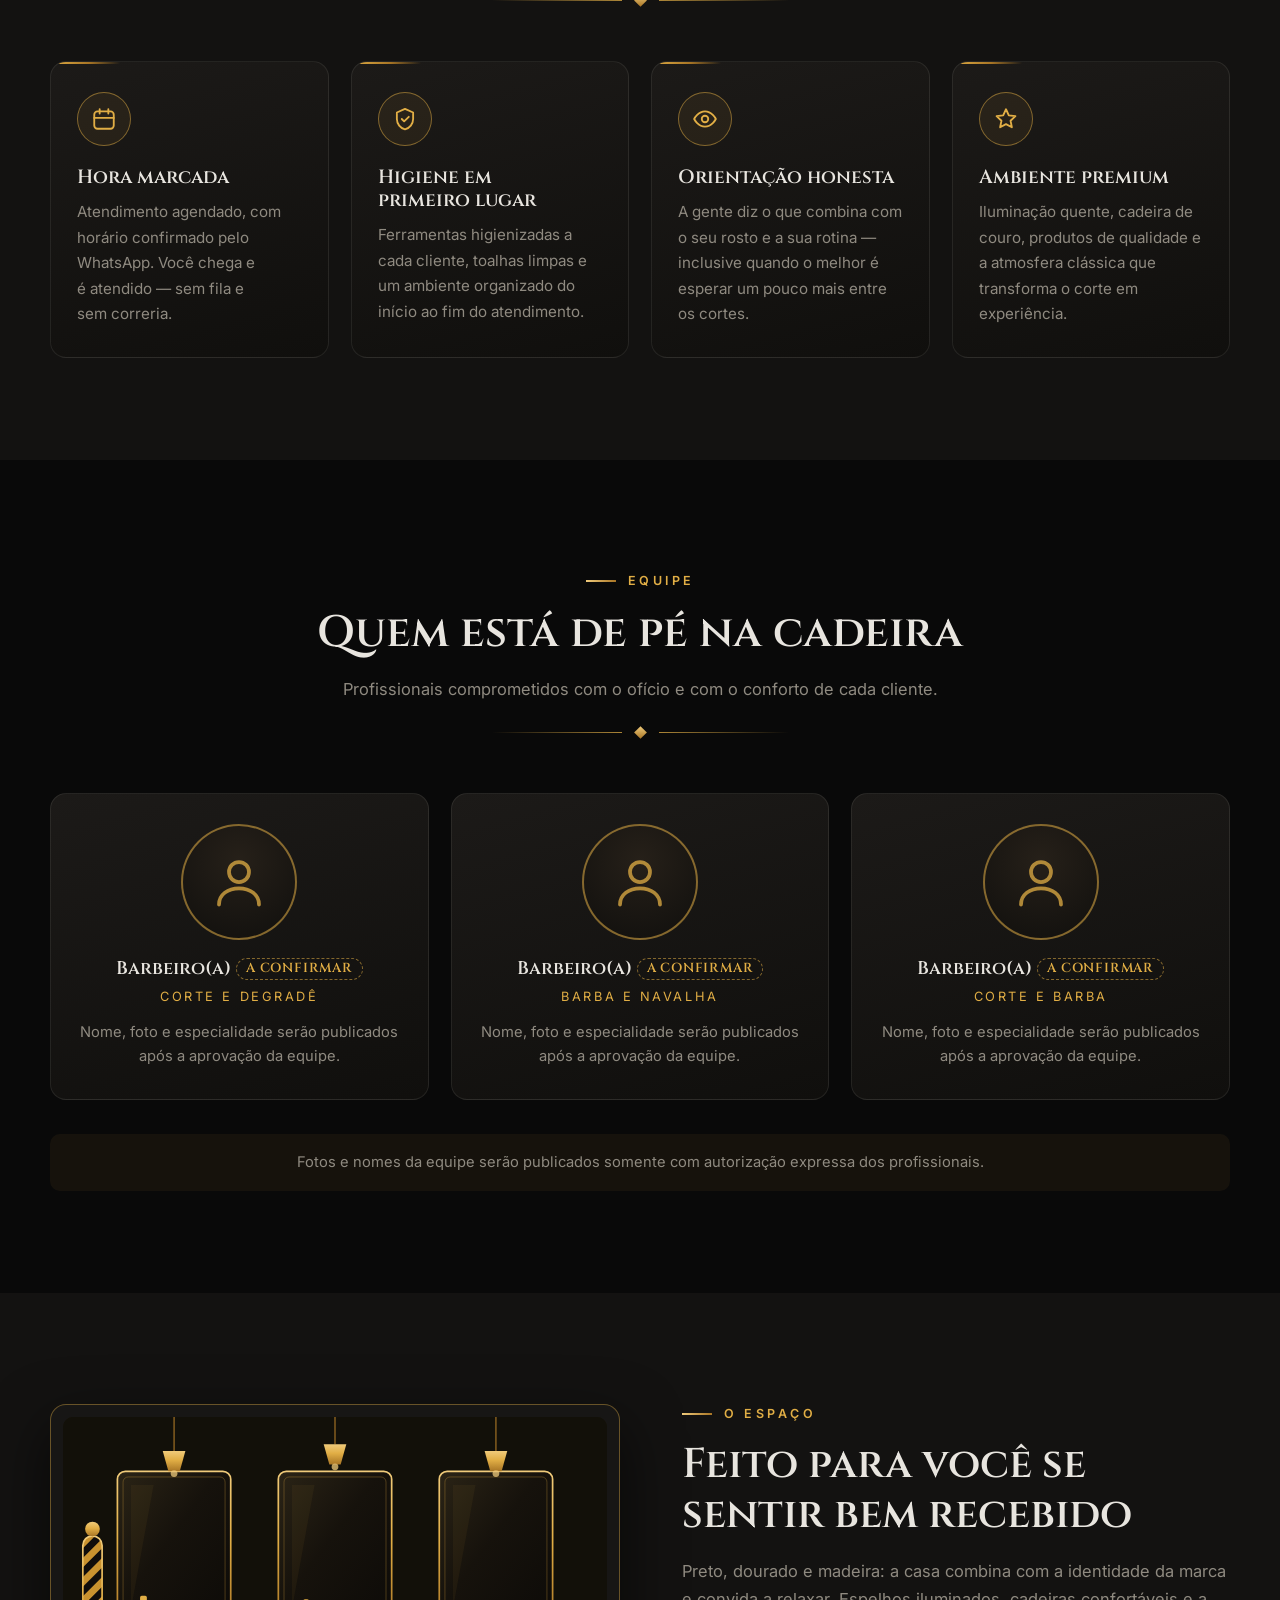
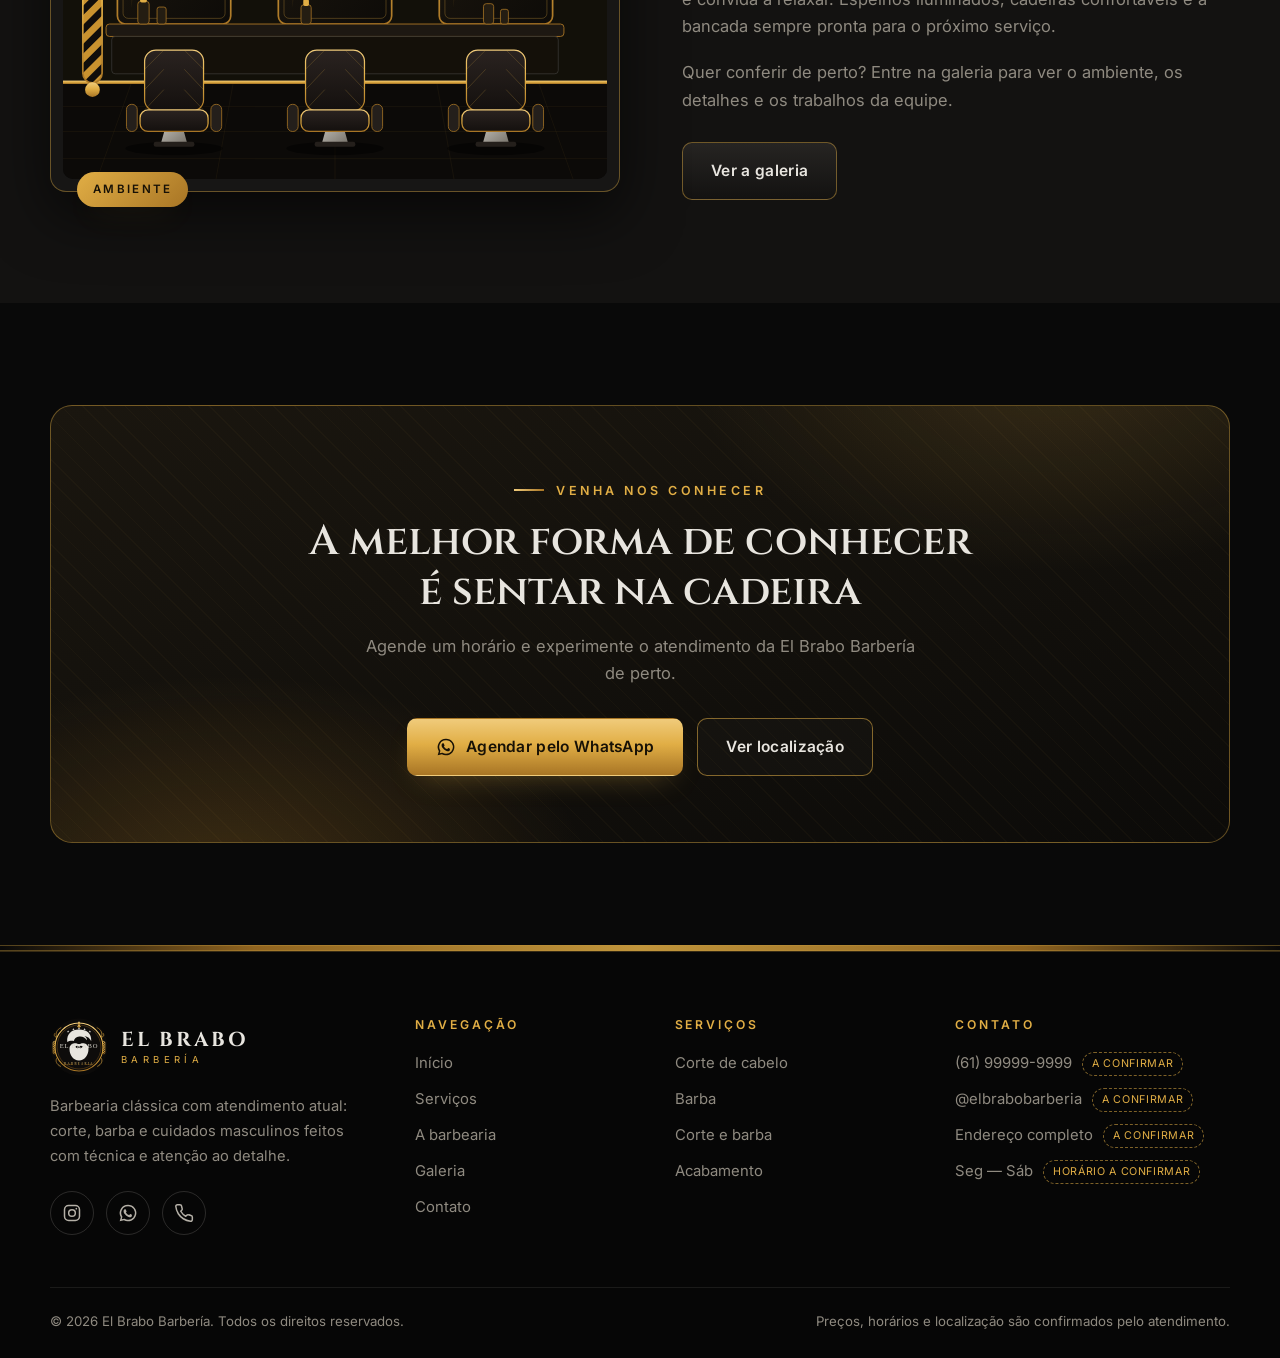
<file: sobre.html>
<!DOCTYPE html>
<html lang="pt-BR">
<head>
  <meta charset="UTF-8">
  <meta name="viewport" content="width=device-width, initial-scale=1.0">
  <title>A barbearia — El Brabo Barbería</title>
  <meta name="description" content="Conheça a El Brabo Barbería: tradição de barbearia clássica, equipe comprometida e um ambiente pensado para o cuidado masculino.">
  <meta name="theme-color" content="#090909">
  <link rel="icon" type="image/svg+xml" href="img/favicon.svg">
  <link rel="preconnect" href="https://fonts.googleapis.com">
  <link rel="preconnect" href="https://fonts.gstatic.com" crossorigin>
  <link href="https://fonts.googleapis.com/css2?family=Cinzel:wght@500;600;700&family=Inter:wght@400;500;600;700&family=Italianno&display=swap" rel="stylesheet">
  <link rel="stylesheet" href="css/style.css">
  <script>document.documentElement.classList.add("js");</script>
</head>
<body>
  <a class="pular-conteudo" href="#conteudo">Pular para o conteúdo</a>

  <header class="site-header">
    <div class="container header-inner">
      <a class="marca" href="index.html">
        <img class="marca__emblema" src="img/emblema.svg" alt="El Brabo Barbería — brasão da marca" width="52" height="52">
        <span class="marca__lockup">
          <span class="marca__nome">EL BRABO</span>
          <span class="marca__sub">Barbería</span>
        </span>
      </a>

      <nav class="nav-principal" id="nav-principal" aria-label="Navegação principal">
        <a href="index.html">Início</a>
        <a href="servicos.html">Serviços</a>
        <a href="sobre.html" aria-current="page">A barbearia</a>
        <a href="galeria.html">Galeria</a>
        <a href="contato.html">Contato</a>
      </nav>

      <div class="header-acoes">
        <a class="btn btn--dourado btn--pequeno btn--cabecalho"
           data-zap="Olá! Vim pelo site da El Brabo Barbería e gostaria de agendar um horário."
           href="#">Agendar horário</a>
        <button class="btn-menu" id="btn-menu" aria-expanded="false" aria-controls="nav-principal" aria-label="Abrir menu">
          <span class="barras" aria-hidden="true"><i></i><i></i><i></i></span>
        </button>
      </div>
    </div>
  </header>

  <main id="conteudo">

    <section class="topo-pagina">
      <div class="container">
        <span class="acento">A barbearia</span>
        <h1>Tradição, ofício e orgulho em cada atendimento</h1>
        <p>
          A El Brabo Barbería é um espaço de cuidado masculino onde a barbearia clássica
          encontra o atendimento de hoje. Brasão, dourado e a cadeira de couro são o cenário —
          o protagonista é o seu visual.
        </p>
        <div class="topo-pagina__trilho">
          <a href="index.html">Início</a><span aria-hidden="true">/</span>
          <a href="sobre.html" aria-current="page">A barbearia</a>
        </div>
      </div>
    </section>

    <!-- ===== História ===== -->
    <section class="secao secao--preto">
      <div class="container grade-meio">
        <div class="conteudo-meio revelar">
          <span class="acento">Nossa história</span>
          <h2>Uma marca construída com capricho</h2>
          <p>
            O nome El Brabo carrega a personalidade da casa: atitude, técnica e respeito pelo
            ofício. Cada detalhe do espaço — do brasão na parede às ferramentas organizadas na
            bancada — existe para transmitir a mesma mensagem que o corte entrega: cuidado de
            verdade.
          </p>
          <p>
            A proposta é simples e séria: fazer o serviço bem feito, no tempo certo, com
            atenção genuína a cada cliente que entra pela porta.
          </p>
          <p class="nota-legal">
            Texto institucional provisório. O histórico oficial da marca será publicado após
            aprovação da barbearia.
          </p>
        </div>

        <div class="moldura-ouro revelar">
          <img src="img/galeria-ambiente.svg" alt="Ilustração do brasão da El Brabo iluminado na parede da barbearia" width="640" height="480" loading="lazy">
          <span class="moldura-ouro__etiqueta">O brasão</span>
        </div>
      </div>
    </section>

    <!-- ===== Diferenciais ===== -->
    <section class="secao secao--grafite">
      <div class="container">
        <div class="cabecalho-secao cabecalho-secao--centro revelar">
          <span class="acento acento--centro">Diferenciais</span>
          <h2>O que faz a diferença na El Brabo</h2>
          <p>Compromissos reais do nosso atendimento — nada de promessa vazia.</p>
          <div class="ornamento" aria-hidden="true"><span></span></div>
        </div>

        <div class="grade-destaques">
          <article class="card-destaque revelar">
            <span class="card-destaque__icone" aria-hidden="true">
              <svg viewBox="0 0 24 24" fill="none" stroke="currentColor" stroke-width="1.7" stroke-linecap="round" stroke-linejoin="round"><rect x="3" y="5" width="18" height="16" rx="3"/><path d="M8 3v4M16 3v4M3 11h18"/></svg>
            </span>
            <h3>Hora marcada</h3>
            <p>Atendimento agendado, com horário confirmado pelo WhatsApp. Você chega e é atendido — sem fila e sem correria.</p>
          </article>

          <article class="card-destaque revelar">
            <span class="card-destaque__icone" aria-hidden="true">
              <svg viewBox="0 0 24 24" fill="none" stroke="currentColor" stroke-width="1.7" stroke-linecap="round" stroke-linejoin="round"><path d="M12 2.7 4.5 6v6c0 4.6 3.2 8.4 7.5 9.6 4.3-1.2 7.5-5 7.5-9.6V6z"/><path d="m9 12 2.2 2.2L15.5 10"/></svg>
            </span>
            <h3>Higiene em primeiro lugar</h3>
            <p>Ferramentas higienizadas a cada cliente, toalhas limpas e um ambiente organizado do início ao fim do atendimento.</p>
          </article>

          <article class="card-destaque revelar">
            <span class="card-destaque__icone" aria-hidden="true">
              <svg viewBox="0 0 24 24" fill="none" stroke="currentColor" stroke-width="1.7" stroke-linecap="round" stroke-linejoin="round"><path d="M2 12s3.5-7 10-7 10 7 10 7-3.5 7-10 7-10-7-10-7Z"/><circle cx="12" cy="12" r="3"/></svg>
            </span>
            <h3>Orientação honesta</h3>
            <p>A gente diz o que combina com o seu rosto e a sua rotina — inclusive quando o melhor é esperar um pouco mais entre os cortes.</p>
          </article>

          <article class="card-destaque revelar">
            <span class="card-destaque__icone" aria-hidden="true">
              <svg viewBox="0 0 24 24" fill="none" stroke="currentColor" stroke-width="1.7" stroke-linecap="round" stroke-linejoin="round"><path d="M12 3l2.6 5.6 6.1.8-4.5 4.2 1.2 6L12 16.7 6.6 19.6l1.2-6L3.3 9.4l6.1-.8Z"/></svg>
            </span>
            <h3>Ambiente premium</h3>
            <p>Iluminação quente, cadeira de couro, produtos de qualidade e a atmosfera clássica que transforma o corte em experiência.</p>
          </article>
        </div>
      </div>
    </section>

    <!-- ===== Equipe ===== -->
    <section class="secao secao--preto">
      <div class="container">
        <div class="cabecalho-secao cabecalho-secao--centro revelar">
          <span class="acento acento--centro">Equipe</span>
          <h2>Quem está de pé na cadeira</h2>
          <p>Profissionais comprometidos com o ofício e com o conforto de cada cliente.</p>
          <div class="ornamento" aria-hidden="true"><span></span></div>
        </div>

        <div class="grade-equipe">
          <article class="card-profissional revelar">
            <span class="card-profissional__retrato" aria-hidden="true">
              <svg viewBox="0 0 24 24" fill="none" stroke="currentColor" stroke-width="1.5" stroke-linecap="round" stroke-linejoin="round"><circle cx="12" cy="8" r="4"/><path d="M4 21c0-4 3.6-6.5 8-6.5s8 2.5 8 6.5"/></svg>
            </span>
            <h3>Barbeiro(a) <span class="a-confirmar">a confirmar</span></h3>
            <span class="card-profissional__funcao">Corte e degradê</span>
            <p>Nome, foto e especialidade serão publicados após a aprovação da equipe.</p>
          </article>

          <article class="card-profissional revelar">
            <span class="card-profissional__retrato" aria-hidden="true">
              <svg viewBox="0 0 24 24" fill="none" stroke="currentColor" stroke-width="1.5" stroke-linecap="round" stroke-linejoin="round"><circle cx="12" cy="8" r="4"/><path d="M4 21c0-4 3.6-6.5 8-6.5s8 2.5 8 6.5"/></svg>
            </span>
            <h3>Barbeiro(a) <span class="a-confirmar">a confirmar</span></h3>
            <span class="card-profissional__funcao">Barba e navalha</span>
            <p>Nome, foto e especialidade serão publicados após a aprovação da equipe.</p>
          </article>

          <article class="card-profissional revelar">
            <span class="card-profissional__retrato" aria-hidden="true">
              <svg viewBox="0 0 24 24" fill="none" stroke="currentColor" stroke-width="1.5" stroke-linecap="round" stroke-linejoin="round"><circle cx="12" cy="8" r="4"/><path d="M4 21c0-4 3.6-6.5 8-6.5s8 2.5 8 6.5"/></svg>
            </span>
            <h3>Barbeiro(a) <span class="a-confirmar">a confirmar</span></h3>
            <span class="card-profissional__funcao">Corte e barba</span>
            <p>Nome, foto e especialidade serão publicados após a aprovação da equipe.</p>
          </article>
        </div>

        <div class="nota-legal nota-legal--centro revelar">
          Fotos e nomes da equipe serão publicados somente com autorização expressa dos profissionais.
        </div>
      </div>
    </section>

    <!-- ===== Espaço ===== -->
    <section class="secao secao--grafite">
      <div class="container grade-meio grade-meio--invertida">
        <div class="conteudo-meio revelar">
          <span class="acento">O espaço</span>
          <h2>Feito para você se sentir bem recebido</h2>
          <p>
            Preto, dourado e madeira: a casa combina com a identidade da marca e convida a
            relaxar. Espelhos iluminados, cadeiras confortáveis e a bancada sempre pronta para
            o próximo serviço.
          </p>
          <p>
            Quer conferir de perto? Entre na galeria para ver o ambiente, os detalhes e os
            trabalhos da equipe.
          </p>
          <p style="margin-top:28px;">
            <a class="btn btn--escuro" href="galeria.html">Ver a galeria</a>
          </p>
        </div>

        <div class="moldura-ouro revelar">
          <img src="img/espaco.svg" alt="Ilustração do interior da El Brabo Barbería com cadeiras, espelhos e poste de barbeiro" width="960" height="640" loading="lazy">
          <span class="moldura-ouro__etiqueta">Ambiente</span>
        </div>
      </div>
    </section>

    <!-- ===== Chamada final ===== -->
    <section class="secao secao--preto">
      <div class="container">
        <div class="painel-cta revelar">
          <span class="acento acento--centro">Venha nos conhecer</span>
          <h2>A melhor forma de conhecer é sentar na cadeira</h2>
          <p>Agende um horário e experimente o atendimento da El Brabo Barbería de perto.</p>
          <div class="painel-cta__acoes">
            <a class="btn btn--dourado"
               data-zap="Olá! Vim pelo site da El Brabo Barbería e gostaria de agendar um horário."
               href="#">
              <svg viewBox="0 0 24 24" fill="currentColor" aria-hidden="true"><path d="M12 2a10 10 0 0 0-8.6 15.1L2 22l5.1-1.3A10 10 0 1 0 12 2zm0 18.2a8.2 8.2 0 0 1-4.2-1.2l-.3-.2-3 .8.8-3-.2-.3A8.2 8.2 0 1 1 12 20.2zm4.6-6.1c-.3-.1-1.5-.7-1.7-.8-.2-.1-.4-.1-.6.1-.2.3-.6.8-.8 1-.1.2-.3.2-.5.1a6.7 6.7 0 0 1-3.3-2.9c-.2-.4 0-.5.1-.7l.4-.5c.1-.2.1-.3 0-.5l-.8-1.9c-.2-.5-.4-.4-.6-.4h-.5c-.2 0-.5.1-.7.3-.2.3-.9.9-.9 2.2s.9 2.5 1.1 2.7a11 11 0 0 0 4.2 3.7c.6.3 1 .4 1.4.5.6.2 1.1.2 1.5.1.5-.1 1.5-.6 1.7-1.2.2-.6.2-1.1.1-1.2l-.4-.4z"/></svg>
              Agendar pelo WhatsApp
            </a>
            <a class="btn btn--contorno" href="contato.html">Ver localização</a>
          </div>
        </div>
      </div>
    </section>
  </main>

  <div class="divisor-ouro" aria-hidden="true"></div>

  <footer class="site-footer">
    <div class="container">
      <div class="footer-grade">
        <div>
          <div class="footer-marca">
            <img src="img/emblema.svg" alt="El Brabo Barbería" width="58" height="58">
            <span class="marca__lockup">
              <span class="marca__nome">EL BRABO</span>
              <span class="marca__sub">Barbería</span>
            </span>
          </div>
          <p>Barbearia clássica com atendimento atual: corte, barba e cuidados masculinos feitos com técnica e atenção ao detalhe.</p>
          <div class="redes">
            <a href="https://instagram.com/elbrabobarberia" target="_blank" rel="noopener" aria-label="Instagram da El Brabo Barbería">
              <svg viewBox="0 0 24 24" fill="none" stroke="currentColor" stroke-width="1.8" aria-hidden="true"><rect x="3" y="3" width="18" height="18" rx="5"/><circle cx="12" cy="12" r="4"/><circle cx="17.2" cy="6.8" r="1" fill="currentColor" stroke="none"/></svg>
            </a>
            <a data-zap="Olá! Vim pelo site da El Brabo Barbería." href="#" aria-label="Falar no WhatsApp com a El Brabo Barbería">
              <svg viewBox="0 0 24 24" fill="currentColor" aria-hidden="true"><path d="M12 2a10 10 0 0 0-8.6 15.1L2 22l5.1-1.3A10 10 0 1 0 12 2zm0 18.2a8.2 8.2 0 0 1-4.2-1.2l-.3-.2-3 .8.8-3-.2-.3A8.2 8.2 0 1 1 12 20.2zm4.6-6.1c-.3-.1-1.5-.7-1.7-.8-.2-.1-.4-.1-.6.1-.2.3-.6.8-.8 1-.1.2-.3.2-.5.1a6.7 6.7 0 0 1-3.3-2.9c-.2-.4 0-.5.1-.7l.4-.5c.1-.2.1-.3 0-.5l-.8-1.9c-.2-.5-.4-.4-.6-.4h-.5c-.2 0-.5.1-.7.3-.2.3-.9.9-.9 2.2s.9 2.5 1.1 2.7a11 11 0 0 0 4.2 3.7c.6.3 1 .4 1.4.5.6.2 1.1.2 1.5.1.5-.1 1.5-.6 1.7-1.2.2-.6.2-1.1.1-1.2l-.4-.4z"/></svg>
            </a>
            <a href="tel:+556199999999" aria-label="Ligar para a El Brabo Barbería">
              <svg viewBox="0 0 24 24" fill="none" stroke="currentColor" stroke-width="1.8" stroke-linecap="round" stroke-linejoin="round" aria-hidden="true"><path d="M22 16.9v3a2 2 0 0 1-2.2 2 19.8 19.8 0 0 1-8.6-3 19.5 19.5 0 0 1-6-6 19.8 19.8 0 0 1-3-8.7A2 2 0 0 1 4.1 2h3a2 2 0 0 1 2 1.7c.1 1 .4 1.9.7 2.8a2 2 0 0 1-.5 2.1L8.1 9.9a16 16 0 0 0 6 6l1.3-1.3a2 2 0 0 1 2.1-.4c.9.3 1.8.6 2.8.7a2 2 0 0 1 1.7 2z"/></svg>
            </a>
          </div>
        </div>

        <div>
          <h2>Navegação</h2>
          <ul>
            <li><a href="index.html">Início</a></li>
            <li><a href="servicos.html">Serviços</a></li>
            <li><a href="sobre.html">A barbearia</a></li>
            <li><a href="galeria.html">Galeria</a></li>
            <li><a href="contato.html">Contato</a></li>
          </ul>
        </div>

        <div>
          <h2>Serviços</h2>
          <ul>
            <li><a href="servicos.html#corte">Corte de cabelo</a></li>
            <li><a href="servicos.html#barba">Barba</a></li>
            <li><a href="servicos.html#corte-barba">Corte e barba</a></li>
            <li><a href="servicos.html#acabamento">Acabamento</a></li>
          </ul>
        </div>

        <div>
          <h2>Contato</h2>
          <ul>
            <li><a href="tel:+556199999999">(61) 99999-9999</a> <span class="a-confirmar">a confirmar</span></li>
            <li><a href="https://instagram.com/elbrabobarberia" target="_blank" rel="noopener">@elbrabobarberia</a> <span class="a-confirmar">a confirmar</span></li>
            <li>Endereço completo <span class="a-confirmar">a confirmar</span></li>
            <li>Seg — Sáb <span class="a-confirmar">horário a confirmar</span></li>
          </ul>
        </div>
      </div>

      <div class="footer-obs">
        <span>© <span id="ano">2026</span> El Brabo Barbería. Todos os direitos reservados.</span>
        <span>Preços, horários e localização são confirmados pelo atendimento.</span>
      </div>
    </div>
  </footer>

  <a class="zap-flutuante" data-zap="Olá! Vim pelo site da El Brabo Barbería e gostaria de agendar um horário."
     href="#" aria-label="Agendar horário pelo WhatsApp da El Brabo Barbería">
    <svg viewBox="0 0 24 24" fill="currentColor" aria-hidden="true"><path d="M12 2a10 10 0 0 0-8.6 15.1L2 22l5.1-1.3A10 10 0 1 0 12 2zm0 18.2a8.2 8.2 0 0 1-4.2-1.2l-.3-.2-3 .8.8-3-.2-.3A8.2 8.2 0 1 1 12 20.2zm4.6-6.1c-.3-.1-1.5-.7-1.7-.8-.2-.1-.4-.1-.6.1-.2.3-.6.8-.8 1-.1.2-.3.2-.5.1a6.7 6.7 0 0 1-3.3-2.9c-.2-.4 0-.5.1-.7l.4-.5c.1-.2.1-.3 0-.5l-.8-1.9c-.2-.5-.4-.4-.6-.4h-.5c-.2 0-.5.1-.7.3-.2.3-.9.9-.9 2.2s.9 2.5 1.1 2.7a11 11 0 0 0 4.2 3.7c.6.3 1 .4 1.4.5.6.2 1.1.2 1.5.1.5-.1 1.5-.6 1.7-1.2.2-.6.2-1.1.1-1.2l-.4-.4z"/></svg>
    <span>Agendar horário</span>
  </a>

  <script src="js/main.js"></script>
</body>
</html>
</file>
<file: css/style.css>
/* =========================================================
   EL BRABO BARBERÍA — Folha de estilos
   Identidade: preto profundo · dourado metálico ·
               branco quente · cinza grafite
   ========================================================= */

/* ---------- 1. Tokens ---------- */
:root {
  --preto: #090909;
  --grafite: #131211;
  --grafite-2: #1c1a18;
  --grafite-3: #262422;
  --grafite-4: #393735;
  --borda: rgba(232, 229, 223, 0.09);
  --borda-forte: rgba(232, 229, 223, 0.16);

  --branco: #E8E5DF;
  --texto: #b5b0a7;
  --texto-2: #8f8a80;

  --ouro: #E1AE45;
  --ouro-2: #A87525;
  --ouro-3: #F0CB7B;
  --ouro-brilho: rgba(225, 174, 69, 0.4);

  --fonte-titulo: "Cinzel", Georgia, "Times New Roman", serif;
  --fonte-corpo: "Inter", system-ui, -apple-system, "Segoe UI", Roboto, Arial, sans-serif;
  --fonte-script: "Italianno", "Segoe Script", cursive;

  --largura: 1180px;
  --raio: 16px;
  --raio-pequeno: 10px;
  --header-h: 80px;
  --sombra: 0 22px 60px rgba(0, 0, 0, 0.6);
}

/* ---------- 2. Reset e base ---------- */
*, *::before, *::after { box-sizing: border-box; }
* { margin: 0; }

html {
  scroll-behavior: smooth;
  scroll-padding-top: calc(var(--header-h) + 16px);
  -webkit-text-size-adjust: 100%;
}

body {
  font-family: var(--fonte-corpo);
  font-size: 16.5px;
  line-height: 1.68;
  color: var(--texto);
  background: var(--preto);
  -webkit-font-smoothing: antialiased;
  overflow-x: hidden;
}

img, svg { display: block; max-width: 100%; }
img { height: auto; }
a { color: inherit; text-decoration: none; }
ul { list-style: none; padding: 0; }
button, input, select, textarea { font: inherit; color: inherit; }

h1, h2, h3, h4 {
  font-family: var(--fonte-titulo);
  color: var(--branco);
  line-height: 1.2;
  font-weight: 600;
  text-wrap: balance;
}

p { text-wrap: pretty; }

::selection { background: var(--ouro-2); color: #0b0a08; }

:focus-visible {
  outline: 2px solid var(--ouro);
  outline-offset: 3px;
  border-radius: 4px;
}

::-webkit-scrollbar { width: 11px; height: 11px; }
::-webkit-scrollbar-track { background: var(--preto); }
::-webkit-scrollbar-thumb { background: var(--grafite-4); border-radius: 8px; border: 2px solid var(--preto); }
::-webkit-scrollbar-thumb:hover { background: var(--ouro-2); }

/* ---------- 3. Utilitários ---------- */
.container {
  width: min(100% - 40px, var(--largura));
  margin-inline: auto;
}

.pular-conteudo {
  position: fixed;
  top: -100px;
  left: 16px;
  z-index: 200;
  background: var(--ouro-2);
  color: #0b0a08;
  padding: 12px 20px;
  border-radius: 0 0 10px 10px;
  font-weight: 600;
  transition: top 0.2s ease;
}
.pular-conteudo:focus { top: 0; }

.acento {
  display: inline-flex;
  align-items: center;
  gap: 12px;
  font-size: 12.5px;
  font-weight: 600;
  letter-spacing: 0.28em;
  text-transform: uppercase;
  color: var(--ouro);
}
.acento::before {
  content: "";
  width: 30px;
  height: 2px;
  background: linear-gradient(90deg, var(--ouro-3), var(--ouro-2));
  flex: none;
}
.acento--centro { justify-content: center; }

.texto-ouro {
  background: linear-gradient(180deg, var(--ouro-3), var(--ouro-2));
  -webkit-background-clip: text;
  background-clip: text;
  color: transparent;
}

.texto-script {
  font-family: var(--fonte-script);
  font-size: 1.5em;
  line-height: 1;
  color: var(--ouro);
}

.ornamento {
  display: flex;
  align-items: center;
  justify-content: center;
  gap: 14px;
  margin-top: 24px;
}
.ornamento::before, .ornamento::after {
  content: "";
  height: 1px;
  width: min(130px, 26vw);
  background: linear-gradient(90deg, transparent, rgba(225, 174, 69, 0.75));
}
.ornamento::after { transform: scaleX(-1); }
.ornamento span {
  width: 9px;
  height: 9px;
  background: linear-gradient(135deg, var(--ouro-3), var(--ouro-2));
  transform: rotate(45deg);
  flex: none;
}

.secao { position: relative; padding-block: clamp(62px, 8vw, 104px); }
.secao--grafite { background: var(--grafite); }
.secao--preto { background: var(--preto); }
.secao--listrado::before {
  content: "";
  position: absolute;
  inset: 0;
  background-image: repeating-linear-gradient(45deg, rgba(225, 174, 69, 0.035) 0 1px, transparent 1px 15px);
  pointer-events: none;
}
.secao--listrado > * { position: relative; }

.cabecalho-secao { max-width: 720px; margin-bottom: clamp(34px, 5vw, 56px); }
.cabecalho-secao--centro { margin-inline: auto; text-align: center; }
.cabecalho-secao h2 {
  font-size: clamp(1.85rem, 3.6vw, 2.75rem);
  margin-top: 16px;
}
.cabecalho-secao p { margin-top: 16px; color: var(--texto-2); font-size: 1.03rem; }

.nota-legal {
  margin-top: 34px;
  padding: 16px 20px;
  border-left: 3px solid var(--ouro-2);
  background: rgba(225, 174, 69, 0.06);
  border-radius: 0 var(--raio-pequeno) var(--raio-pequeno) 0;
  font-size: 0.92rem;
  color: var(--texto-2);
}
.nota-legal a { color: var(--ouro); text-decoration: underline; text-underline-offset: 3px; }
.nota-legal--centro { text-align: center; border-left: 0; border-radius: var(--raio-pequeno); }

.sr-only {
  position: absolute;
  width: 1px; height: 1px;
  padding: 0; margin: -1px;
  overflow: hidden;
  clip: rect(0 0 0 0);
  white-space: nowrap;
  border: 0;
}

.a-confirmar {
  display: inline-block;
  font-size: 0.72em;
  letter-spacing: 0.06em;
  text-transform: uppercase;
  color: var(--ouro);
  border: 1px dashed rgba(225, 174, 69, 0.55);
  border-radius: 999px;
  padding: 2px 9px;
  white-space: nowrap;
  vertical-align: middle;
}

/* divisória dourada com listras suaves */
.divisor-ouro {
  height: 6px;
  border-block: 1px solid rgba(225, 174, 69, 0.4);
  background: linear-gradient(90deg,
    transparent, var(--ouro-2) 20%, var(--ouro) 50%, var(--ouro-2) 80%, transparent);
  opacity: 0.85;
}

.js .revelar {
  opacity: 0;
  transform: translateY(20px);
  transition: opacity 0.7s ease, transform 0.7s cubic-bezier(0.22, 1, 0.36, 1);
}
.js .revelar.visivel { opacity: 1; transform: none; }

/* ---------- 4. Botões ---------- */
.btn {
  display: inline-flex;
  align-items: center;
  justify-content: center;
  gap: 10px;
  padding: 15px 28px;
  border: 1px solid transparent;
  border-radius: var(--raio-pequeno);
  font-size: 0.97rem;
  font-weight: 600;
  letter-spacing: 0.02em;
  cursor: pointer;
  text-align: center;
  transition: transform 0.2s ease, background 0.2s ease, border-color 0.2s ease,
              color 0.2s ease, box-shadow 0.2s ease;
}
.btn svg { width: 20px; height: 20px; flex: none; }

.btn--dourado {
  background: linear-gradient(180deg, var(--ouro-3), var(--ouro) 45%, var(--ouro-2));
  color: #171106;
  box-shadow: 0 12px 30px -14px var(--ouro-brilho);
}
.btn--dourado:hover {
  transform: translateY(-2px);
  box-shadow: 0 18px 38px -14px var(--ouro-brilho);
}

.btn--escuro {
  background: linear-gradient(180deg, var(--grafite-3), var(--grafite));
  color: var(--branco);
  border-color: rgba(225, 174, 69, 0.45);
}
.btn--escuro:hover {
  transform: translateY(-2px);
  border-color: var(--ouro);
  box-shadow: 0 16px 34px -16px rgba(225, 174, 69, 0.55);
}

.btn--contorno {
  border-color: rgba(225, 174, 69, 0.55);
  color: var(--branco);
  background: rgba(232, 229, 223, 0.02);
}
.btn--contorno:hover {
  border-color: var(--ouro);
  background: rgba(225, 174, 69, 0.1);
  transform: translateY(-2px);
}

.btn--pequeno { padding: 11px 18px; font-size: 0.88rem; border-radius: 9px; }
.btn--bloco { width: 100%; }

/* ---------- 5. Cabeçalho e navegação ---------- */
.site-header {
  position: sticky;
  top: 0;
  z-index: 100;
  background: rgba(9, 9, 9, 0.88);
  backdrop-filter: blur(14px);
  -webkit-backdrop-filter: blur(14px);
  box-shadow: inset 0 -1px 0 rgba(225, 174, 69, 0.28);
  transition: box-shadow 0.25s ease, background 0.25s ease;
}
.site-header.sombra {
  background: rgba(9, 9, 9, 0.96);
  box-shadow: inset 0 -1px 0 rgba(225, 174, 69, 0.4), 0 14px 34px -22px rgba(0, 0, 0, 0.9);
}

.header-inner {
  min-height: var(--header-h);
  display: flex;
  align-items: center;
  justify-content: space-between;
  gap: 24px;
}

.marca { display: inline-flex; align-items: center; gap: 13px; }
.marca__emblema { width: 52px; height: 52px; flex: none; }
.marca__lockup { display: flex; flex-direction: column; line-height: 1.1; }
.marca__nome {
  font-family: var(--fonte-titulo);
  font-weight: 700;
  font-size: 1.26rem;
  letter-spacing: 0.14em;
  color: var(--branco);
}
.marca__sub {
  font-size: 0.6rem;
  letter-spacing: 0.46em;
  text-transform: uppercase;
  color: var(--ouro);
  margin-top: 4px;
}

.nav-principal { display: flex; align-items: center; gap: 30px; }
.nav-principal a {
  position: relative;
  font-size: 0.93rem;
  font-weight: 500;
  color: var(--texto);
  padding-block: 6px;
  transition: color 0.2s ease;
}
.nav-principal a::after {
  content: "";
  position: absolute;
  left: 0; bottom: 0;
  width: 100%; height: 2px;
  background: linear-gradient(90deg, var(--ouro-3), var(--ouro-2));
  transform: scaleX(0);
  transform-origin: left;
  transition: transform 0.25s ease;
}
.nav-principal a:hover { color: var(--branco); }
.nav-principal a:hover::after { transform: scaleX(1); }
.nav-principal a[aria-current="page"] { color: var(--branco); }
.nav-principal a[aria-current="page"]::after {
  transform: scaleX(1);
  height: 3px;
}

.header-acoes { display: flex; align-items: center; gap: 12px; }

.btn-menu {
  display: none;
  width: 46px; height: 46px;
  border: 1px solid var(--borda-forte);
  border-radius: 10px;
  background: rgba(232, 229, 223, 0.03);
  cursor: pointer;
  padding: 0;
}
.barras { display: block; width: 20px; margin: auto; }
.barras i {
  display: block;
  height: 2px;
  background: var(--branco);
  border-radius: 2px;
  transition: transform 0.25s ease, opacity 0.2s ease;
}
.barras i + i { margin-top: 5px; }
.btn-menu[aria-expanded="true"] .barras i:nth-child(1) { transform: translateY(7px) rotate(45deg); }
.btn-menu[aria-expanded="true"] .barras i:nth-child(2) { opacity: 0; }
.btn-menu[aria-expanded="true"] .barras i:nth-child(3) { transform: translateY(-7px) rotate(-45deg); }

/* ---------- 6. Hero ---------- */
.hero {
  position: relative;
  overflow: hidden;
  padding-block: clamp(56px, 7vw, 96px) clamp(64px, 8vw, 110px);
  background:
    radial-gradient(900px 520px at 12% 8%, rgba(225, 174, 69, 0.12), transparent 65%),
    radial-gradient(700px 500px at 88% 92%, rgba(168, 117, 37, 0.16), transparent 70%),
    linear-gradient(180deg, #131008 0%, var(--preto) 100%);
}
.hero::before {
  content: "";
  position: absolute;
  inset: 0;
  background-image: repeating-linear-gradient(45deg, rgba(225, 174, 69, 0.028) 0 1px, transparent 1px 16px);
  pointer-events: none;
}
.hero__grade {
  position: relative;
  display: grid;
  grid-template-columns: 1.05fr 0.95fr;
  gap: clamp(36px, 5vw, 68px);
  align-items: center;
}

.hero h1 {
  font-size: clamp(2.3rem, 5.2vw, 3.9rem);
  margin-top: 20px;
  letter-spacing: 0.01em;
}
.hero__sub {
  margin-top: 22px;
  font-size: clamp(1.02rem, 1.5vw, 1.14rem);
  color: var(--texto-2);
  max-width: 54ch;
}

.hero__acoes { display: flex; flex-wrap: wrap; gap: 14px; margin-top: 34px; }

.hero__selos {
  display: flex;
  flex-wrap: wrap;
  gap: 14px 26px;
  margin-top: 36px;
  padding-top: 26px;
  border-top: 1px solid var(--borda);
}
.hero__selos li {
  display: inline-flex;
  align-items: center;
  gap: 9px;
  font-size: 0.9rem;
  color: var(--texto);
}
.hero__selos svg { width: 19px; height: 19px; color: var(--ouro); flex: none; }

.avaliacao {
  display: inline-flex;
  align-items: center;
  gap: 10px;
  margin-top: 24px;
  font-size: 0.9rem;
  color: var(--texto-2);
}
.avaliacao__estrelas { display: inline-flex; gap: 3px; color: var(--ouro); }
.avaliacao__estrelas svg { width: 17px; height: 17px; }
.avaliacao strong { color: var(--branco); font-weight: 600; }

.hero__midia { position: relative; }
.hero__foto-moldura {
  position: relative;
  border: 1px solid rgba(225, 174, 69, 0.42);
  border-radius: var(--raio);
  padding: 12px;
  background: rgba(232, 229, 223, 0.02);
  box-shadow: var(--sombra);
}
.hero__foto-moldura img { border-radius: 10px; width: 100%; }

.hero__legenda {
  display: flex;
  align-items: center;
  justify-content: center;
  gap: 14px;
  margin-top: 20px;
  font-size: 0.74rem;
  letter-spacing: 0.34em;
  text-transform: uppercase;
  color: var(--texto-2);
}
.hero__legenda::before, .hero__legenda::after {
  content: "";
  height: 1px;
  width: 42px;
  background: rgba(225, 174, 69, 0.6);
}

/* ---------- 7. Topo de páginas internas ---------- */
.topo-pagina {
  position: relative;
  overflow: hidden;
  padding-block: clamp(52px, 7vw, 84px) clamp(46px, 6vw, 72px);
  background:
    radial-gradient(760px 380px at 18% 0%, rgba(225, 174, 69, 0.13), transparent 62%),
    linear-gradient(180deg, #131008, var(--preto));
  border-bottom: 1px solid rgba(225, 174, 69, 0.22);
}
.topo-pagina::before {
  content: "";
  position: absolute;
  inset: 0;
  background-image: repeating-linear-gradient(45deg, rgba(225, 174, 69, 0.028) 0 1px, transparent 1px 16px);
  pointer-events: none;
}
.topo-pagina > .container { position: relative; }
.topo-pagina h1 { font-size: clamp(2.1rem, 4.6vw, 3.3rem); margin-top: 18px; max-width: 18ch; }
.topo-pagina p { margin-top: 18px; max-width: 62ch; color: var(--texto-2); font-size: 1.05rem; }
.topo-pagina__trilho {
  display: flex;
  flex-wrap: wrap;
  gap: 10px;
  margin-top: 26px;
  font-size: 0.86rem;
  color: var(--texto-2);
}
.topo-pagina__trilho a:hover { color: var(--ouro); }
.topo-pagina__trilho span { color: rgba(225, 174, 69, 0.7); }

/* ---------- 8. Grades e cards ---------- */
.grade-destaques,
.grade-servicos,
.grade-depoimentos,
.grade-contato,
.grade-equipe {
  display: grid;
  gap: 22px;
  grid-template-columns: repeat(auto-fit, minmax(258px, 1fr));
}
.grade-servicos--completa { grid-template-columns: repeat(auto-fit, minmax(300px, 1fr)); }

.card-destaque {
  position: relative;
  padding: 30px 26px;
  background: linear-gradient(165deg, var(--grafite-2), #100f0d);
  border: 1px solid var(--borda);
  border-radius: var(--raio);
  overflow: hidden;
  transition: transform 0.3s ease, border-color 0.3s ease, box-shadow 0.3s ease;
}
.card-destaque::before {
  content: "";
  position: absolute;
  top: 0; left: 0; right: 0;
  height: 2px;
  background: linear-gradient(90deg, var(--ouro), var(--ouro-2) 55%, transparent);
  transform: scaleX(0.25);
  transform-origin: left;
  transition: transform 0.35s ease;
}
.card-destaque:hover {
  transform: translateY(-6px);
  border-color: rgba(225, 174, 69, 0.4);
  box-shadow: var(--sombra);
}
.card-destaque:hover::before { transform: scaleX(1); }
.card-destaque__icone {
  display: inline-flex;
  align-items: center;
  justify-content: center;
  width: 54px; height: 54px;
  border: 1px solid rgba(225, 174, 69, 0.5);
  border-radius: 50%;
  color: var(--ouro);
  background: rgba(225, 174, 69, 0.07);
  margin-bottom: 20px;
}
.card-destaque__icone svg { width: 26px; height: 26px; }
.card-destaque h3 { font-size: 1.2rem; margin-bottom: 10px; }
.card-destaque p { font-size: 0.95rem; color: var(--texto-2); }

.card-servico {
  position: relative;
  display: flex;
  flex-direction: column;
  padding: 32px 28px 28px;
  background: linear-gradient(165deg, var(--grafite-2), #100f0d);
  border: 1px solid var(--borda);
  border-radius: var(--raio);
  overflow: hidden;
  transition: transform 0.3s ease, border-color 0.3s ease, box-shadow 0.3s ease;
}
.card-servico::before {
  content: "";
  position: absolute;
  top: 0; left: 0; right: 0;
  height: 3px;
  background: linear-gradient(90deg, var(--ouro-3), var(--ouro-2), transparent);
  transform: scaleX(0.22);
  transform-origin: left;
  transition: transform 0.35s ease;
}
.card-servico:hover {
  transform: translateY(-6px);
  border-color: rgba(225, 174, 69, 0.42);
  box-shadow: var(--sombra);
}
.card-servico:hover::before { transform: scaleX(1); }

.card-servico__num {
  position: absolute;
  top: 18px; right: 24px;
  font-family: var(--fonte-titulo);
  font-size: 2.6rem;
  font-weight: 700;
  color: rgba(232, 229, 223, 0.07);
  line-height: 1;
}
.card-servico__icone {
  display: inline-flex;
  align-items: center;
  justify-content: center;
  width: 58px; height: 58px;
  border-radius: 14px;
  background: rgba(225, 174, 69, 0.08);
  border: 1px solid rgba(225, 174, 69, 0.42);
  color: var(--ouro);
  margin-bottom: 22px;
}
.card-servico__icone svg { width: 28px; height: 28px; }
.card-servico h3 { font-size: 1.28rem; margin-bottom: 10px; }
.card-servico p { font-size: 0.95rem; color: var(--texto-2); }

.card-servico__meta { display: flex; flex-wrap: wrap; gap: 9px; margin-top: 20px; }
.chip {
  display: inline-flex;
  align-items: center;
  gap: 7px;
  padding: 6px 12px;
  border-radius: 999px;
  border: 1px solid rgba(225, 174, 69, 0.35);
  background: rgba(225, 174, 69, 0.07);
  font-size: 0.79rem;
  letter-spacing: 0.02em;
  color: var(--texto);
  white-space: nowrap;
}
.chip svg { width: 15px; height: 15px; color: var(--ouro); }
.chip--pendente { border-style: dashed; color: #d8bf8d; background: rgba(225, 174, 69, 0.05); }

.card-servico__acoes { margin-top: auto; padding-top: 24px; }

.diferencial {
  padding: 28px 24px;
  border: 1px solid var(--borda);
  border-radius: var(--raio);
  background: rgba(232, 229, 223, 0.02);
  transition: border-color 0.3s ease, background 0.3s ease, transform 0.3s ease;
}
.diferencial:hover {
  border-color: rgba(225, 174, 69, 0.4);
  background: rgba(225, 174, 69, 0.045);
  transform: translateY(-4px);
}
.diferencial__icone {
  display: inline-flex;
  align-items: center;
  justify-content: center;
  width: 48px; height: 48px;
  border-radius: 12px;
  background: linear-gradient(180deg, var(--ouro), var(--ouro-2));
  color: #171106;
  margin-bottom: 18px;
  box-shadow: 0 12px 26px -14px var(--ouro-brilho);
}
.diferencial__icone svg { width: 24px; height: 24px; }
.diferencial h3 { font-size: 1.12rem; margin-bottom: 9px; }
.diferencial p { font-size: 0.93rem; color: var(--texto-2); }

.card-depoimento {
  display: flex;
  flex-direction: column;
  gap: 16px;
  padding: 30px 28px;
  background: linear-gradient(165deg, var(--grafite-2), #100f0d);
  border: 1px solid var(--borda);
  border-radius: var(--raio);
  position: relative;
  transition: border-color 0.3s ease, transform 0.3s ease;
}
.card-depoimento:hover { border-color: rgba(225, 174, 69, 0.35); transform: translateY(-4px); }
.card-depoimento::before {
  content: "\201C";
  position: absolute;
  top: 6px; right: 22px;
  font-family: var(--fonte-titulo);
  font-size: 4.6rem;
  line-height: 1;
  color: rgba(225, 174, 69, 0.32);
}
.card-depoimento__estrelas { display: flex; gap: 4px; color: var(--ouro); }
.card-depoimento__estrelas svg { width: 17px; height: 17px; }
.card-depoimento__texto { font-size: 0.97rem; color: var(--texto); font-style: italic; }
.card-depoimento__autor { display: flex; align-items: center; gap: 13px; margin-top: auto; }
.card-depoimento__iniciais {
  display: inline-flex;
  align-items: center;
  justify-content: center;
  width: 46px; height: 46px;
  border-radius: 50%;
  border: 1px solid rgba(225, 174, 69, 0.55);
  background: rgba(225, 174, 69, 0.1);
  font-family: var(--fonte-titulo);
  font-weight: 700;
  color: var(--ouro);
  flex: none;
}
.card-depoimento__nome { display: block; color: var(--branco); font-weight: 600; font-size: 0.95rem; }
.card-depoimento__funcao { display: block; font-size: 0.82rem; color: var(--texto-2); }

.card-contato {
  display: flex;
  flex-direction: column;
  gap: 8px;
  padding: 28px 26px;
  background: linear-gradient(165deg, var(--grafite-2), #100f0d);
  border: 1px solid var(--borda);
  border-radius: var(--raio);
  transition: border-color 0.3s ease, transform 0.3s ease;
}
.card-contato:hover { border-color: rgba(225, 174, 69, 0.4); transform: translateY(-4px); }
.card-contato__icone {
  display: inline-flex;
  align-items: center;
  justify-content: center;
  width: 46px; height: 46px;
  border-radius: 50%;
  border: 1px solid rgba(225, 174, 69, 0.5);
  color: var(--ouro);
  background: rgba(225, 174, 69, 0.07);
  margin-bottom: 10px;
}
.card-contato__icone svg { width: 22px; height: 22px; }
.card-contato__rotulo {
  font-size: 0.74rem;
  letter-spacing: 0.24em;
  text-transform: uppercase;
  color: var(--texto-2);
}
.card-contato__valor {
  font-family: var(--fonte-titulo);
  font-size: 1.14rem;
  color: var(--branco);
  font-weight: 600;
}
.card-contato__nota { font-size: 0.86rem; color: var(--texto-2); }
.card-contato__link {
  margin-top: 8px;
  font-size: 0.9rem;
  font-weight: 600;
  color: var(--ouro);
  display: inline-flex;
  align-items: center;
  gap: 7px;
}
.card-contato__link:hover { color: var(--ouro-3); text-decoration: underline; text-underline-offset: 4px; }

.card-profissional {
  padding: 30px 26px;
  text-align: center;
  background: linear-gradient(165deg, var(--grafite-2), #100f0d);
  border: 1px solid var(--borda);
  border-radius: var(--raio);
  transition: border-color 0.3s ease, transform 0.3s ease;
}
.card-profissional:hover { border-color: rgba(225, 174, 69, 0.4); transform: translateY(-4px); }
.card-profissional__retrato {
  position: relative;
  width: 116px; height: 116px;
  margin: 0 auto 18px;
  border-radius: 50%;
  border: 2px solid rgba(225, 174, 69, 0.55);
  background: radial-gradient(circle at 50% 30%, #262019, #100f0d);
  display: flex;
  align-items: center;
  justify-content: center;
  overflow: hidden;
}
.card-profissional__retrato svg { width: 60px; height: 60px; color: rgba(225, 174, 69, 0.75); }
.card-profissional h3 { font-size: 1.14rem; }
.card-profissional__funcao {
  display: block;
  margin-top: 6px;
  font-size: 0.8rem;
  letter-spacing: 0.2em;
  text-transform: uppercase;
  color: var(--ouro);
}
.card-profissional p { margin-top: 12px; font-size: 0.92rem; color: var(--texto-2); }

/* ---------- 9. Blocos de conteúdo ---------- */
.grade-meio {
  display: grid;
  grid-template-columns: 1.02fr 0.98fr;
  gap: clamp(32px, 5vw, 62px);
  align-items: center;
}
.grade-meio--invertida > .conteudo-meio { order: 2; }

.conteudo-meio h2 { font-size: clamp(1.8rem, 3.4vw, 2.6rem); margin-top: 16px; }
.conteudo-meio p { margin-top: 18px; color: var(--texto-2); }
.conteudo-meio .lista-marcada { margin-top: 24px; display: grid; gap: 13px; }
.lista-marcada li {
  display: flex;
  gap: 13px;
  align-items: flex-start;
  color: var(--texto);
  font-size: 0.97rem;
}
.lista-marcada svg {
  width: 21px; height: 21px;
  flex: none;
  color: var(--ouro);
  margin-top: 3px;
}

.moldura-ouro {
  position: relative;
  border: 1px solid rgba(225, 174, 69, 0.4);
  border-radius: var(--raio);
  padding: 12px;
  background: rgba(232, 229, 223, 0.02);
  box-shadow: var(--sombra);
}
.moldura-ouro img { border-radius: 10px; width: 100%; }
.moldura-ouro__etiqueta {
  position: absolute;
  bottom: -16px; left: 26px;
  background: linear-gradient(135deg, var(--ouro), var(--ouro-2));
  color: #171106;
  font-size: 0.72rem;
  font-weight: 600;
  letter-spacing: 0.2em;
  text-transform: uppercase;
  padding: 8px 16px;
  border-radius: 999px;
  box-shadow: 0 14px 30px -16px var(--ouro-brilho);
}

/* ---------- 10. Galeria ---------- */
.grade-galeria {
  display: grid;
  grid-template-columns: repeat(auto-fit, minmax(280px, 1fr));
  gap: 20px;
}
.item-galeria {
  position: relative;
  display: block;
  width: 100%;
  padding: 0;
  border: 1px solid var(--borda);
  border-radius: var(--raio);
  overflow: hidden;
  background: var(--grafite-2);
  cursor: zoom-in;
  transition: transform 0.3s ease, border-color 0.3s ease, box-shadow 0.3s ease;
}
.item-galeria:hover { transform: translateY(-5px); border-color: rgba(225, 174, 69, 0.45); box-shadow: var(--sombra); }
.item-galeria img { width: 100%; aspect-ratio: 4 / 3; object-fit: cover; transition: transform 0.5s ease; }
.item-galeria:hover img { transform: scale(1.04); }
.item-galeria__etiqueta {
  position: absolute;
  left: 14px; bottom: 14px;
  display: inline-flex;
  align-items: center;
  gap: 8px;
  background: rgba(9, 9, 9, 0.86);
  border: 1px solid rgba(225, 174, 69, 0.45);
  color: var(--branco);
  font-size: 0.78rem;
  letter-spacing: 0.14em;
  text-transform: uppercase;
  padding: 8px 14px;
  border-radius: 999px;
  backdrop-filter: blur(6px);
}
.item-galeria__etiqueta svg { width: 15px; height: 15px; color: var(--ouro); }

/* Lightbox */
.lightbox {
  position: fixed;
  inset: 0;
  z-index: 300;
  display: none;
  align-items: center;
  justify-content: center;
  padding: clamp(16px, 4vw, 48px);
  background: rgba(5, 5, 5, 0.94);
  backdrop-filter: blur(8px);
}
.lightbox.visivel { display: flex; }
.lightbox__figure {
  position: relative;
  max-width: min(1000px, 100%);
  border: 1px solid rgba(225, 174, 69, 0.45);
  border-radius: var(--raio);
  overflow: hidden;
  background: var(--grafite);
  box-shadow: var(--sombra);
}
.lightbox__figure img { width: 100%; max-height: 76vh; object-fit: contain; }
.lightbox__legenda {
  padding: 14px 18px;
  font-size: 0.92rem;
  color: var(--texto);
  text-align: center;
  border-top: 1px solid var(--borda);
}
.lightbox__fechar,
.lightbox__nav {
  position: absolute;
  display: inline-flex;
  align-items: center;
  justify-content: center;
  width: 46px; height: 46px;
  border-radius: 50%;
  border: 1px solid rgba(225, 174, 69, 0.5);
  background: rgba(9, 9, 9, 0.8);
  color: var(--branco);
  cursor: pointer;
  transition: background 0.2s ease, transform 0.2s ease;
}
.lightbox__fechar:hover, .lightbox__nav:hover { background: var(--ouro-2); color: #0b0a08; transform: scale(1.06); }
.lightbox__fechar { top: 14px; right: 14px; }
.lightbox__nav { top: 50%; transform: translateY(-50%); }
.lightbox__nav:hover { transform: translateY(-50%) scale(1.06); }
.lightbox__nav--anterior { left: 14px; }
.lightbox__nav--proximo { right: 14px; }
.lightbox__fechar svg, .lightbox__nav svg { width: 22px; height: 22px; }

/* ---------- 11. Tabela de horários ---------- */
.tabela-horarios { width: 100%; border-collapse: collapse; font-size: 0.97rem; }
.tabela-horarios caption {
  caption-side: top;
  text-align: left;
  padding-bottom: 14px;
  font-size: 0.76rem;
  letter-spacing: 0.24em;
  text-transform: uppercase;
  color: var(--ouro);
}
.tabela-horarios th, .tabela-horarios td {
  padding: 15px 4px;
  border-bottom: 1px solid var(--borda);
  text-align: left;
}
.tabela-horarios th { color: var(--branco); font-weight: 600; }
.tabela-horarios td { color: var(--texto); text-align: right; }
.tabela-horarios tr:last-child th, .tabela-horarios tr:last-child td { border-bottom: 0; }
.tabela-horarios .fechado { color: var(--texto-2); }

.painel-horarios {
  padding: clamp(24px, 4vw, 38px);
  border: 1px solid rgba(225, 174, 69, 0.35);
  border-radius: var(--raio);
  background: linear-gradient(165deg, var(--grafite-2), #100f0d);
}

/* ---------- 12. Mapa ---------- */
.mapa {
  position: relative;
  border: 1px solid rgba(225, 174, 69, 0.4);
  border-radius: var(--raio);
  overflow: hidden;
  background: var(--grafite-2);
  box-shadow: var(--sombra);
}
.mapa iframe {
  display: block;
  width: 100%;
  height: clamp(320px, 46vw, 460px);
  border: 0;
  filter: grayscale(1) invert(0.92) contrast(0.9);
}
.mapa__aviso {
  position: absolute;
  left: 14px; top: 14px;
  display: inline-flex;
  align-items: center;
  gap: 8px;
  background: rgba(9, 9, 9, 0.9);
  border: 1px solid rgba(225, 174, 69, 0.45);
  color: var(--texto);
  font-size: 0.8rem;
  padding: 9px 14px;
  border-radius: 999px;
  backdrop-filter: blur(6px);
}
.mapa__aviso svg { width: 16px; height: 16px; color: var(--ouro); }

.acoes-mapa { display: flex; flex-wrap: wrap; gap: 14px; margin-top: 22px; }

/* ---------- 13. Painel de chamada ---------- */
.painel-cta {
  position: relative;
  overflow: hidden;
  text-align: center;
  padding: clamp(38px, 6vw, 66px) clamp(24px, 5vw, 56px);
  border: 1px solid rgba(225, 174, 69, 0.4);
  border-radius: calc(var(--raio) + 6px);
  background:
    radial-gradient(520px 300px at 15% 110%, rgba(168, 117, 37, 0.3), transparent 70%),
    radial-gradient(520px 300px at 85% -10%, rgba(225, 174, 69, 0.16), transparent 70%),
    linear-gradient(165deg, #1a160f, #0c0b09);
}
.painel-cta::before {
  content: "";
  position: absolute;
  inset: 0;
  background-image: repeating-linear-gradient(45deg, rgba(225, 174, 69, 0.03) 0 1px, transparent 1px 15px);
  pointer-events: none;
}
.painel-cta > * { position: relative; }
.painel-cta h2 { font-size: clamp(1.8rem, 3.6vw, 2.6rem); margin-top: 16px; }
.painel-cta p { margin-top: 16px; color: var(--texto-2); max-width: 62ch; margin-inline: auto; }
.painel-cta__acoes { display: flex; flex-wrap: wrap; justify-content: center; gap: 14px; margin-top: 30px; }

/* ---------- 14. Formulário ---------- */
.formulario {
  padding: clamp(26px, 4vw, 40px);
  border: 1px solid var(--borda);
  border-radius: var(--raio);
  background: linear-gradient(165deg, var(--grafite-2), #100f0d);
}
.formulario h3 { font-size: 1.36rem; margin-bottom: 6px; }
.formulario__intro { color: var(--texto-2); font-size: 0.95rem; margin-bottom: 26px; }

.campos { display: grid; gap: 18px; }
.campos--duas { grid-template-columns: repeat(auto-fit, minmax(220px, 1fr)); }

.campo { display: flex; flex-direction: column; gap: 8px; }
.campo label {
  font-size: 0.76rem;
  letter-spacing: 0.18em;
  text-transform: uppercase;
  color: var(--texto);
}
.campo input, .campo select, .campo textarea {
  width: 100%;
  padding: 13px 15px;
  background: #0b0a09;
  border: 1px solid var(--borda-forte);
  border-radius: var(--raio-pequeno);
  color: var(--branco);
  transition: border-color 0.2s ease, box-shadow 0.2s ease;
}
.campo textarea { min-height: 132px; resize: vertical; }
.campo input::placeholder, .campo textarea::placeholder { color: #6d675e; }
.campo input:focus, .campo select:focus, .campo textarea:focus {
  outline: none;
  border-color: var(--ouro);
  box-shadow: 0 0 0 3px rgba(225, 174, 69, 0.18);
}
.campo [aria-invalid="true"] { border-color: #d8703a; }
.campo__erro { font-size: 0.83rem; color: #eda463; display: none; }
.campo__erro.visivel { display: block; }

.formulario__rodape {
  display: flex;
  flex-wrap: wrap;
  align-items: center;
  gap: 16px;
  margin-top: 26px;
}
.formulario__rodape p { font-size: 0.85rem; color: var(--texto-2); flex: 1 1 220px; }

.form-sucesso {
  display: none;
  text-align: center;
  padding: clamp(30px, 5vw, 46px) clamp(18px, 4vw, 34px);
  border: 1px solid rgba(225, 174, 69, 0.45);
  border-radius: var(--raio);
  background: radial-gradient(400px 200px at 50% 0%, rgba(225, 174, 69, 0.12), transparent 70%);
}
.form-sucesso.visivel { display: block; }
.form-sucesso__icone {
  display: inline-flex;
  align-items: center;
  justify-content: center;
  width: 62px; height: 62px;
  border-radius: 50%;
  background: rgba(225, 174, 69, 0.14);
  border: 1px solid rgba(225, 174, 69, 0.5);
  color: var(--ouro);
  margin-bottom: 18px;
}
.form-sucesso__icone svg { width: 30px; height: 30px; }
.form-sucesso h3 { font-size: 1.45rem; margin-bottom: 10px; }
.form-sucesso p { color: var(--texto-2); margin-bottom: 24px; }
.form-sucesso__acoes { display: flex; flex-wrap: wrap; justify-content: center; gap: 12px; }

/* ---------- 15. Rodapé ---------- */
.site-footer {
  background: #060606;
  border-top: 1px solid rgba(225, 174, 69, 0.22);
  padding-block: clamp(44px, 6vw, 66px) 26px;
}
.footer-grade {
  display: grid;
  grid-template-columns: 1.5fr 1fr 1.1fr 1.3fr;
  gap: clamp(26px, 4vw, 48px);
}
.footer-marca { display: flex; align-items: center; gap: 13px; margin-bottom: 18px; }
.footer-marca img { width: 58px; height: 58px; }
.site-footer p { font-size: 0.92rem; color: var(--texto-2); max-width: 42ch; }
.site-footer h2 {
  font-family: var(--fonte-corpo);
  font-size: 0.76rem;
  font-weight: 600;
  letter-spacing: 0.24em;
  text-transform: uppercase;
  color: var(--ouro);
  margin-bottom: 18px;
}
.site-footer ul { display: grid; gap: 11px; }
.site-footer li { font-size: 0.93rem; color: var(--texto-2); }
.site-footer ul a { transition: color 0.2s ease; }
.site-footer ul a:hover { color: var(--branco); }
.site-footer li .a-confirmar { margin-left: 6px; }

.redes { display: flex; gap: 12px; margin-top: 22px; }
.redes a {
  display: inline-flex;
  align-items: center;
  justify-content: center;
  width: 44px; height: 44px;
  border: 1px solid var(--borda-forte);
  border-radius: 50%;
  color: var(--texto);
  transition: all 0.25s ease;
}
.redes a:hover {
  color: #0b0a08;
  border-color: var(--ouro);
  background: linear-gradient(135deg, var(--ouro), var(--ouro-2));
  transform: translateY(-3px);
}
.redes svg { width: 20px; height: 20px; }

.footer-obs {
  display: flex;
  flex-wrap: wrap;
  justify-content: space-between;
  gap: 10px;
  margin-top: clamp(34px, 5vw, 52px);
  padding-top: 22px;
  border-top: 1px solid var(--borda);
  font-size: 0.83rem;
  color: var(--texto-2);
}

/* ---------- 16. Botão flutuante ---------- */
.zap-flutuante {
  position: fixed;
  right: 20px; bottom: 20px;
  z-index: 90;
  display: inline-flex;
  align-items: center;
  gap: 11px;
  height: 58px;
  padding: 0 24px 0 18px;
  border-radius: 999px;
  background: linear-gradient(135deg, var(--ouro), var(--ouro-2));
  color: #171106;
  font-weight: 600;
  font-size: 0.95rem;
  border: 1px solid rgba(255, 255, 255, 0.18);
  box-shadow: 0 18px 40px -16px var(--ouro-brilho), 0 8px 24px -12px rgba(0, 0, 0, 0.8);
  transition: transform 0.25s ease, box-shadow 0.25s ease;
}
.zap-flutuante svg { width: 26px; height: 26px; flex: none; }
.zap-flutuante::after {
  content: "";
  position: absolute;
  inset: -6px;
  border-radius: 999px;
  border: 2px solid rgba(225, 174, 69, 0.55);
  animation: pulsar 2.6s ease-out infinite;
  pointer-events: none;
}
.zap-flutuante:hover { transform: translateY(-3px); }

@keyframes pulsar {
  0% { transform: scale(0.96); opacity: 0.9; }
  70% { transform: scale(1.12); opacity: 0; }
  100% { opacity: 0; }
}

/* ---------- 17. Responsivo ---------- */
@media (max-width: 1040px) {
  .grade-meio { grid-template-columns: 1fr; }
  .grade-meio--invertida > .conteudo-meio { order: 0; }
  .footer-grade { grid-template-columns: 1fr 1fr; }
}

@media (max-width: 960px) {
  :root { --header-h: 72px; }

  .btn-menu { display: block; }

  .nav-principal {
    position: fixed;
    top: var(--header-h);
    left: 0; right: 0;
    flex-direction: column;
    align-items: stretch;
    gap: 4px;
    padding: 16px 20px 26px;
    background: rgba(9, 9, 9, 0.98);
    border-bottom: 1px solid rgba(225, 174, 69, 0.3);
    box-shadow: 0 24px 44px -26px rgba(0, 0, 0, 0.95);
    transform: translateY(-14px);
    opacity: 0;
    visibility: hidden;
    transition: transform 0.28s ease, opacity 0.25s ease, visibility 0.25s;
  }
  .nav-principal.aberto { transform: none; opacity: 1; visibility: visible; }
  .nav-principal a {
    padding: 14px 6px;
    font-size: 1.02rem;
    border-bottom: 1px solid var(--borda);
  }
  .nav-principal a::after { display: none; }
  .nav-principal a[aria-current="page"] {
    color: var(--ouro);
    border-left: 3px solid var(--ouro-2);
    padding-left: 14px;
  }

  .hero__grade { grid-template-columns: 1fr; }
  .hero__midia { max-width: 460px; margin-inline: auto; width: 100%; }
  .hero h1 { max-width: 16ch; }
}

@media (max-width: 720px) {
  body { font-size: 16px; }
  .container { width: min(100% - 32px, var(--largura)); }

  .hero__acoes .btn, .painel-cta__acoes .btn { width: 100%; }

  .footer-grade { grid-template-columns: 1fr; }
  .footer-obs { justify-content: flex-start; }

  .zap-flutuante { right: 14px; bottom: 14px; padding: 0; width: 58px; justify-content: center; }
  .zap-flutuante span { display: none; }

  .lightbox__nav { top: auto; bottom: 14px; transform: none; }
  .lightbox__nav:hover { transform: scale(1.06); }
  .lightbox__nav--anterior { left: calc(50% - 58px); }
  .lightbox__nav--proximo { right: calc(50% - 58px); }
}

@media (max-width: 560px) {
  .marca__emblema { width: 44px; height: 44px; }
  .marca__nome { font-size: 1.08rem; letter-spacing: 0.1em; }
  .marca__sub { font-size: 0.55rem; letter-spacing: 0.34em; }
  .header-acoes .btn--cabecalho { display: none; }

  .hero__selos { gap: 12px 18px; }
  .card-servico__num { font-size: 2.1rem; }
  .topo-pagina h1 { max-width: none; }
}

/* ---------- 18. Acessibilidade e impressão ---------- */
@media (prefers-reduced-motion: reduce) {
  html { scroll-behavior: auto; }
  *, *::before, *::after {
    animation-duration: 0.001ms !important;
    animation-iteration-count: 1 !important;
    transition-duration: 0.001ms !important;
  }
  .js .revelar { opacity: 1; transform: none; }
}

@media print {
  .site-header, .zap-flutuante, .divisor-ouro { display: none !important; }
  body { background: #fff; color: #111; }
  h1, h2, h3, h4 { color: #000; }
}
</file>
